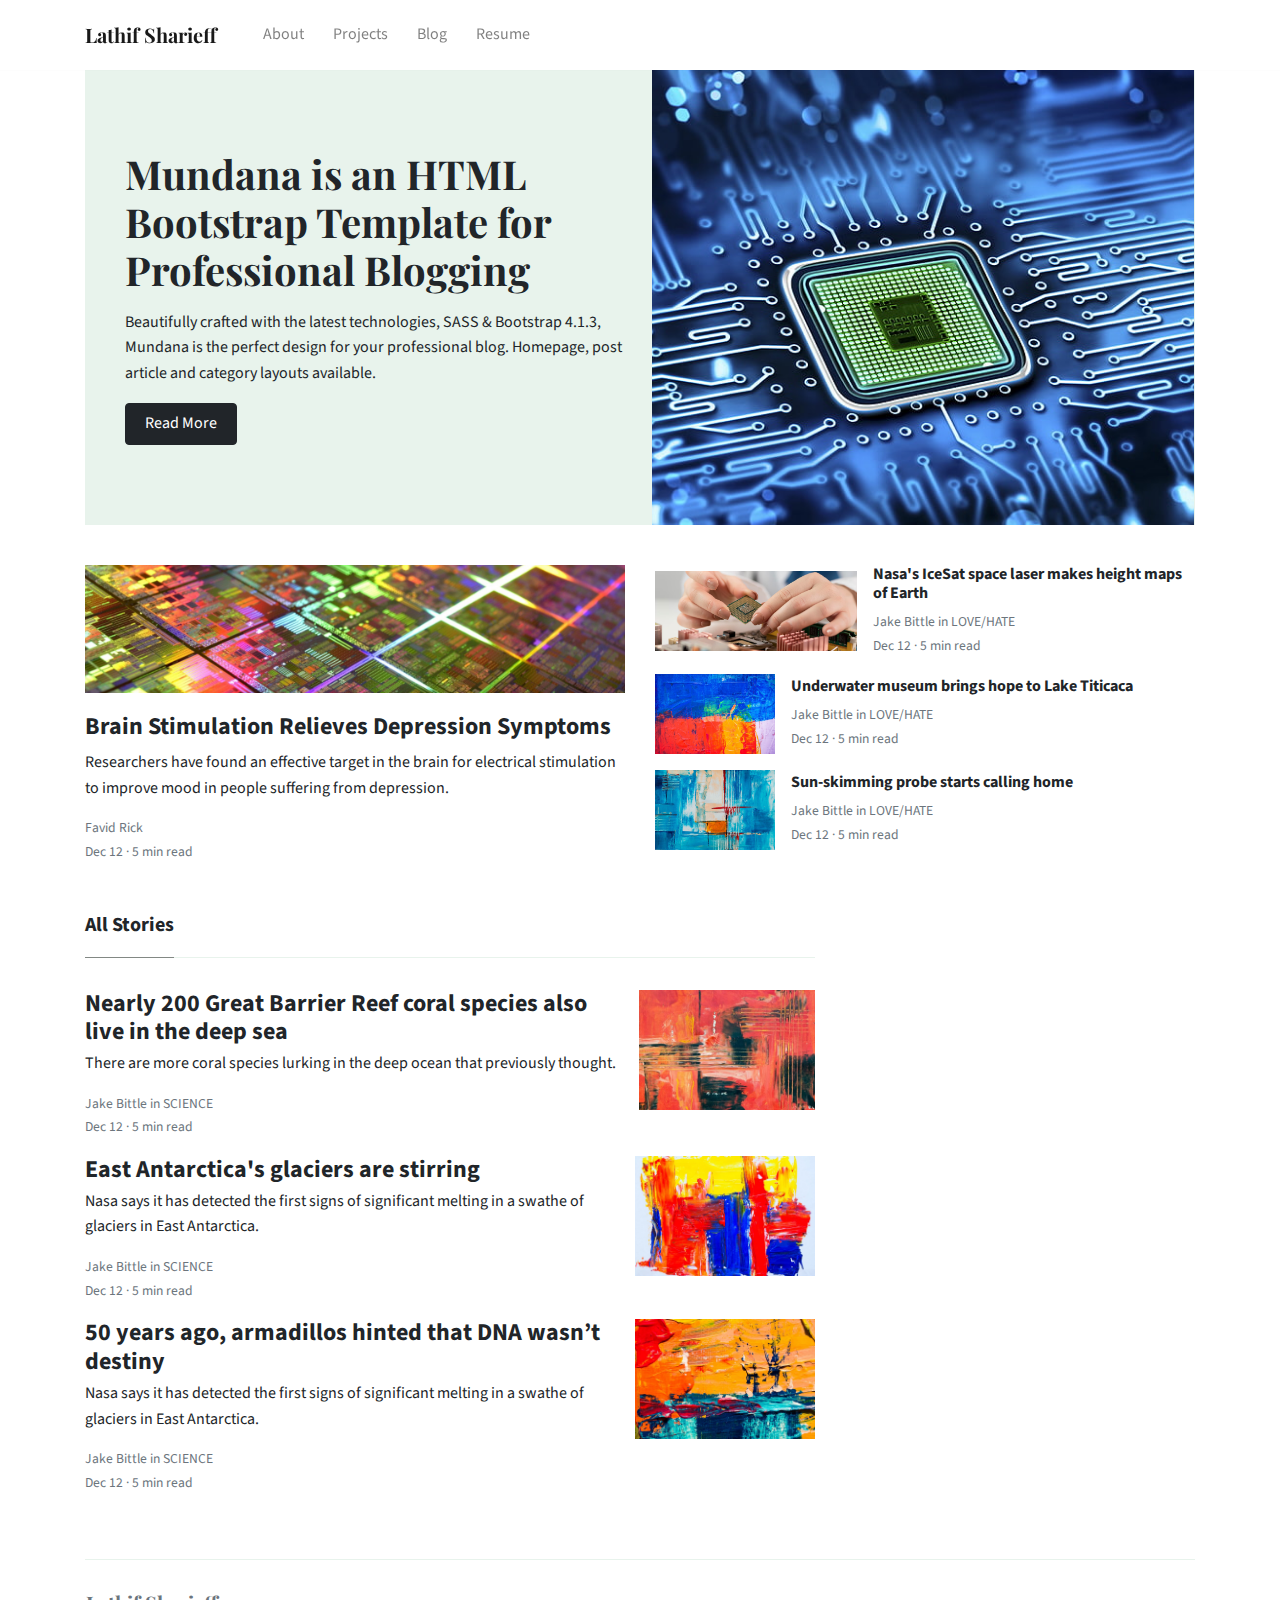
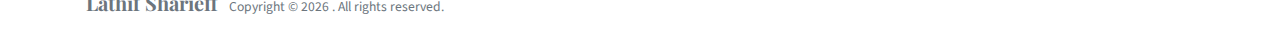
<file: blog/index.html>
<!DOCTYPE html>
<html lang="en">
<head>
<meta charset="utf-8"/>
<link rel="apple-touch-icon" sizes="76x76" href="./assets/img/favicon.ico">
<link rel="icon" type="image/png" href="./assets/img/favicon.ico">
<meta http-equiv="X-UA-Compatible" content="IE=edge,chrome=1"/>
<title>Blog | Lathif Sharieff</title>
<meta content='width=device-width, initial-scale=1.0, maximum-scale=1.0, user-scalable=0, shrink-to-fit=no' name='viewport'/>
<!-- Google Font -->
<link href="https://fonts.googleapis.com/css?family=Playfair+Display:400,700|Source+Sans+Pro:400,600,700" rel="stylesheet">
<!-- Font Awesome Icons -->
<link rel="stylesheet" href="https://use.fontawesome.com/releases/v5.3.1/css/all.css" integrity="sha384-mzrmE5qonljUremFsqc01SB46JvROS7bZs3IO2EmfFsd15uHvIt+Y8vEf7N7fWAU" crossorigin="anonymous">
<!-- Main CSS -->
<link href="./assets/css/main.css" rel="stylesheet"/>
</head>
<body>
<!--------------------------------------
NAVBAR
--------------------------------------->
<nav class="topnav navbar navbar-expand-lg navbar-light bg-white fixed-top">
<div class="container">
	<a class="navbar-brand" href="../index.html"><strong>Lathif Sharieff</strong></a>
	<button class="navbar-toggler collapsed" type="button" data-toggle="collapse" data-target="#navbarColor02" aria-controls="navbarColor02" aria-expanded="false" aria-label="Toggle navigation">
	<span class="navbar-toggler-icon"></span>
	</button>
	<div class="navbar-collapse collapse" id="navbarColor02" style="">
		<ul class="navbar-nav mr-auto d-flex align-items-center">
			<li class="nav-item">
			<a class="nav-link" href="../#about"> About <span class="sr-only">About</span></a>
			</li>
			<li class="nav-item">
			<a class="nav-link" href="../projects.html">Projects</a>
			</li>
			<li class="nav-item">
			<a class="nav-link" href="index.html">Blog</a>
			</li>           
			<li class="nav-item">
			<a class="nav-link" href="../exp.html">Resume</a>
			</li>
		</ul>
		<ul class="navbar-nav ml-auto d-flex align-items-center">
			
		</ul>
	</div>
</div>
</nav>
<!-- End Navbar -->
    
    
<!--------------------------------------
HEADER
--------------------------------------->
<div class="container">
	<div class="jumbotron jumbotron-fluid mb-3 pt-0 pb-0 bg-lightblue position-relative">
		<div class="pl-4 pr-0 h-100 tofront">
			<div class="row justify-content-between">
				<div class="col-md-6 pt-6 pb-6 align-self-center">
					<h1 class="secondfont mb-3 font-weight-bold">Mundana is an HTML Bootstrap Template for Professional Blogging</h1>
					<p class="mb-3">
						Beautifully crafted with the latest technologies, SASS & Bootstrap 4.1.3, Mundana is the perfect design for your professional blog. Homepage, post article and category layouts available.
					</p>
					<a href="./article.html" class="btn btn-dark">Read More</a>
				</div>
				<div class="col-md-6 d-none d-md-block pr-0" style="background-size:cover;background-image:url(images/chip.jpg);">	</div>
			</div>
		</div>
	</div>
</div>
<!-- End Header -->
    
    
<!--------------------------------------
MAIN
--------------------------------------->
    
<div class="container pt-4 pb-4">
	<div class="row">
		<div class="col-lg-6">
			<div class="card border-0 mb-4 box-shadow h-xl-300">              
                <div style="background-image: url(images/down1.jpeg); height: 150px;    background-size: cover;    background-repeat: no-repeat;"></div>               
				<div class="card-body px-0 pb-0 d-flex flex-column align-items-start">
					<h2 class="h4 font-weight-bold">
					<a class="text-dark" href="./article.html">Brain Stimulation Relieves Depression Symptoms</a>
					</h2>
					<p class="card-text">
						 Researchers have found an effective target in the brain for electrical stimulation to improve mood in people suffering from depression.
					</p>
					<div>
						<small class="d-block"><a class="text-muted" href="./author.html">Favid Rick</a></small>
						<small class="text-muted">Dec 12 &middot; 5 min read</small>
					</div>
				</div>
			</div>
		</div>
		<div class="col-lg-6">
			<div class="flex-md-row mb-4 box-shadow h-xl-300">
				<div class="mb-3 d-flex align-items-center">
					<img height="80" src="images/newpro.png">
					<div class="pl-3">
						<h2 class="mb-2 h6 font-weight-bold">
						<a class="text-dark" href="./article.html">Nasa's IceSat space laser makes height maps of Earth</a>
						</h2>
						<div class="card-text text-muted small">
							 Jake Bittle in LOVE/HATE
						</div>
						<small class="text-muted">Dec 12 &middot; 5 min read</small>
					</div>
				</div>
				<div class="mb-3 d-flex align-items-center">
					<img height="80" src="./assets/img/demo/blog5.jpg">
					<div class="pl-3">
						<h2 class="mb-2 h6 font-weight-bold">
						<a class="text-dark" href="./article.html">Underwater museum brings hope to Lake Titicaca</a>
						</h2>
						<div class="card-text text-muted small">
							 Jake Bittle in LOVE/HATE
						</div>
						<small class="text-muted">Dec 12 &middot; 5 min read</small>
					</div>
				</div>
				<div class="mb-3 d-flex align-items-center">
					<img height="80" src="./assets/img/demo/blog6.jpg">
					<div class="pl-3">
						<h2 class="mb-2 h6 font-weight-bold">
						<a class="text-dark" href="./article.html">Sun-skimming probe starts calling home</a>
						</h2>
						<div class="card-text text-muted small">
							 Jake Bittle in LOVE/HATE
						</div>
						<small class="text-muted">Dec 12 &middot; 5 min read</small>
					</div>
				</div>
			</div>
		</div>
	</div>
</div>
    
<div class="container">
	<div class="row justify-content-between">
		<div class="col-md-8">
			<h5 class="font-weight-bold spanborder"><span>All Stories</span></h5>
			<div class="mb-3 d-flex justify-content-between">
				<div class="pr-3">
					<h2 class="mb-1 h4 font-weight-bold">
					<a class="text-dark" href="./article.html">Nearly 200 Great Barrier Reef coral species also live in the deep sea</a>
					</h2>
					<p>
						There are more coral species lurking in the deep ocean that previously thought.
					</p>
					<div class="card-text text-muted small">
						 Jake Bittle in SCIENCE
					</div>
					<small class="text-muted">Dec 12 &middot; 5 min read</small>
				</div>
				<img height="120" src="./assets/img/demo/blog8.jpg">
			</div>
			<div class="mb-3 d-flex justify-content-between">
				<div class="pr-3">
					<h2 class="mb-1 h4 font-weight-bold">
					<a class="text-dark" href="./article.html">East Antarctica's glaciers are stirring</a>
					</h2>
					<p>
						Nasa says it has detected the first signs of significant melting in a swathe of glaciers in East Antarctica.
					</p>
					<div class="card-text text-muted small">
						 Jake Bittle in SCIENCE
					</div>
					<small class="text-muted">Dec 12 &middot; 5 min read</small>
				</div>
				<img height="120" src="./assets/img/demo/1.jpg">
			</div>
			<div class="mb-3 d-flex justify-content-between">
				<div class="pr-3">
					<h2 class="mb-1 h4 font-weight-bold">
					<a class="text-dark" href="./article.html">50 years ago, armadillos hinted that DNA wasn’t destiny</a>
					</h2>
					<p>
						Nasa says it has detected the first signs of significant melting in a swathe of glaciers in East Antarctica.
					</p>
					<div class="card-text text-muted small">
						 Jake Bittle in SCIENCE
					</div>
					<small class="text-muted">Dec 12 &middot; 5 min read</small>
				</div>
				<img height="120" src="./assets/img/demo/5.jpg">
			</div>
		</div>
	<!--	<div class="col-md-4 pl-4">
            <h5 class="font-weight-bold spanborder"><span>Popular</span></h5>
			<ol class="list-featured">
				<li>
				<span>
				<h6 class="font-weight-bold">
				<a href="./article.html" class="text-dark">Did Supernovae Kill Off Large Ocean Animals?</a>
				</h6>
				<p class="text-muted">
					Jake Bittle in SCIENCE
				</p>
				</span>
				</li>
				<li>
				<span>
				<h6 class="font-weight-bold">
				<a href="./article.html" class="text-dark">Humans Reversing Climate Clock: 50 Million Years</a>
				</h6>
				<p class="text-muted">
					Jake Bittle in SCIENCE
				</p>
				</span>
				</li>
				<li>
				<span>
				<h6 class="font-weight-bold">
				<a href="./article.html" class="text-dark">Unprecedented Views of the Birth of Planets</a>
				</h6>
				<p class="text-muted">
					Jake Bittle in SCIENCE
				</p>
				</span>
				</li>
				<li>
				<span>
				<h6 class="font-weight-bold">
				<a href="./article.html" class="text-dark">Effective New Target for Mood-Boosting Brain Stimulation Found</a>
				</h6>
				<p class="text-muted">
					Jake Bittle in SCIENCE
				</p>
				</span>
				</li>
			</ol>
		</div>
	</div>
</div> 
    
<!--------------------------------------
FOOTER
--------------------------------------->
<div class="container mt-5">
	<footer class="bg-white border-top p-3 text-muted small">
	<div class="row align-items-center justify-content-between">
		<div>
            <span class="navbar-brand mr-2"><strong>Lathif Sharieff</strong></span> Copyright &copy;
			<script>document.write(new Date().getFullYear())</script>
			 . All rights reserved.
		</div>
		
	</div>
	</footer>
</div>
<!-- End Footer -->
    
<!--------------------------------------
JAVASCRIPTS
--------------------------------------->
<script src="./assets/js/vendor/jquery.min.js" type="text/javascript"></script>
<script src="./assets/js/vendor/popper.min.js" type="text/javascript"></script>
<script src="./assets/js/vendor/bootstrap.min.js" type="text/javascript"></script>
<script src="./assets/js/functions.js" type="text/javascript"></script>
</body>
</html>
</file>
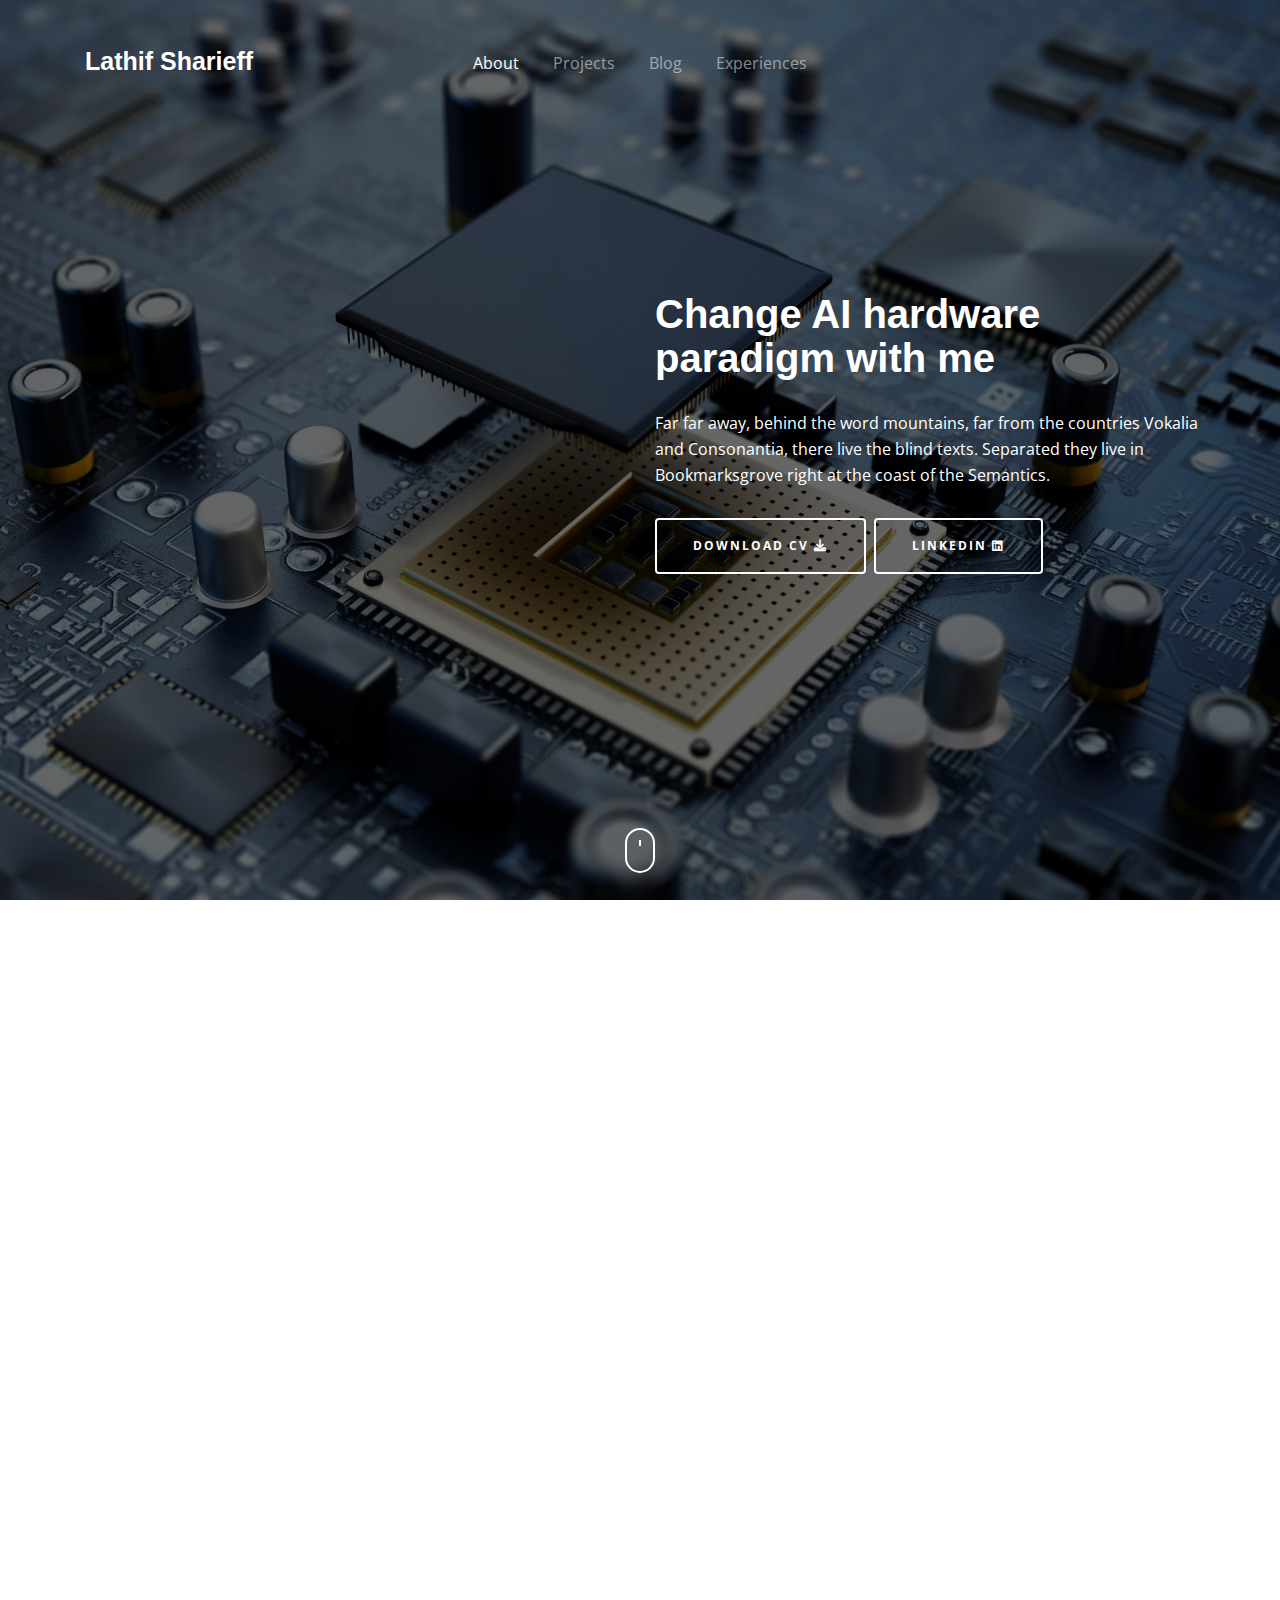
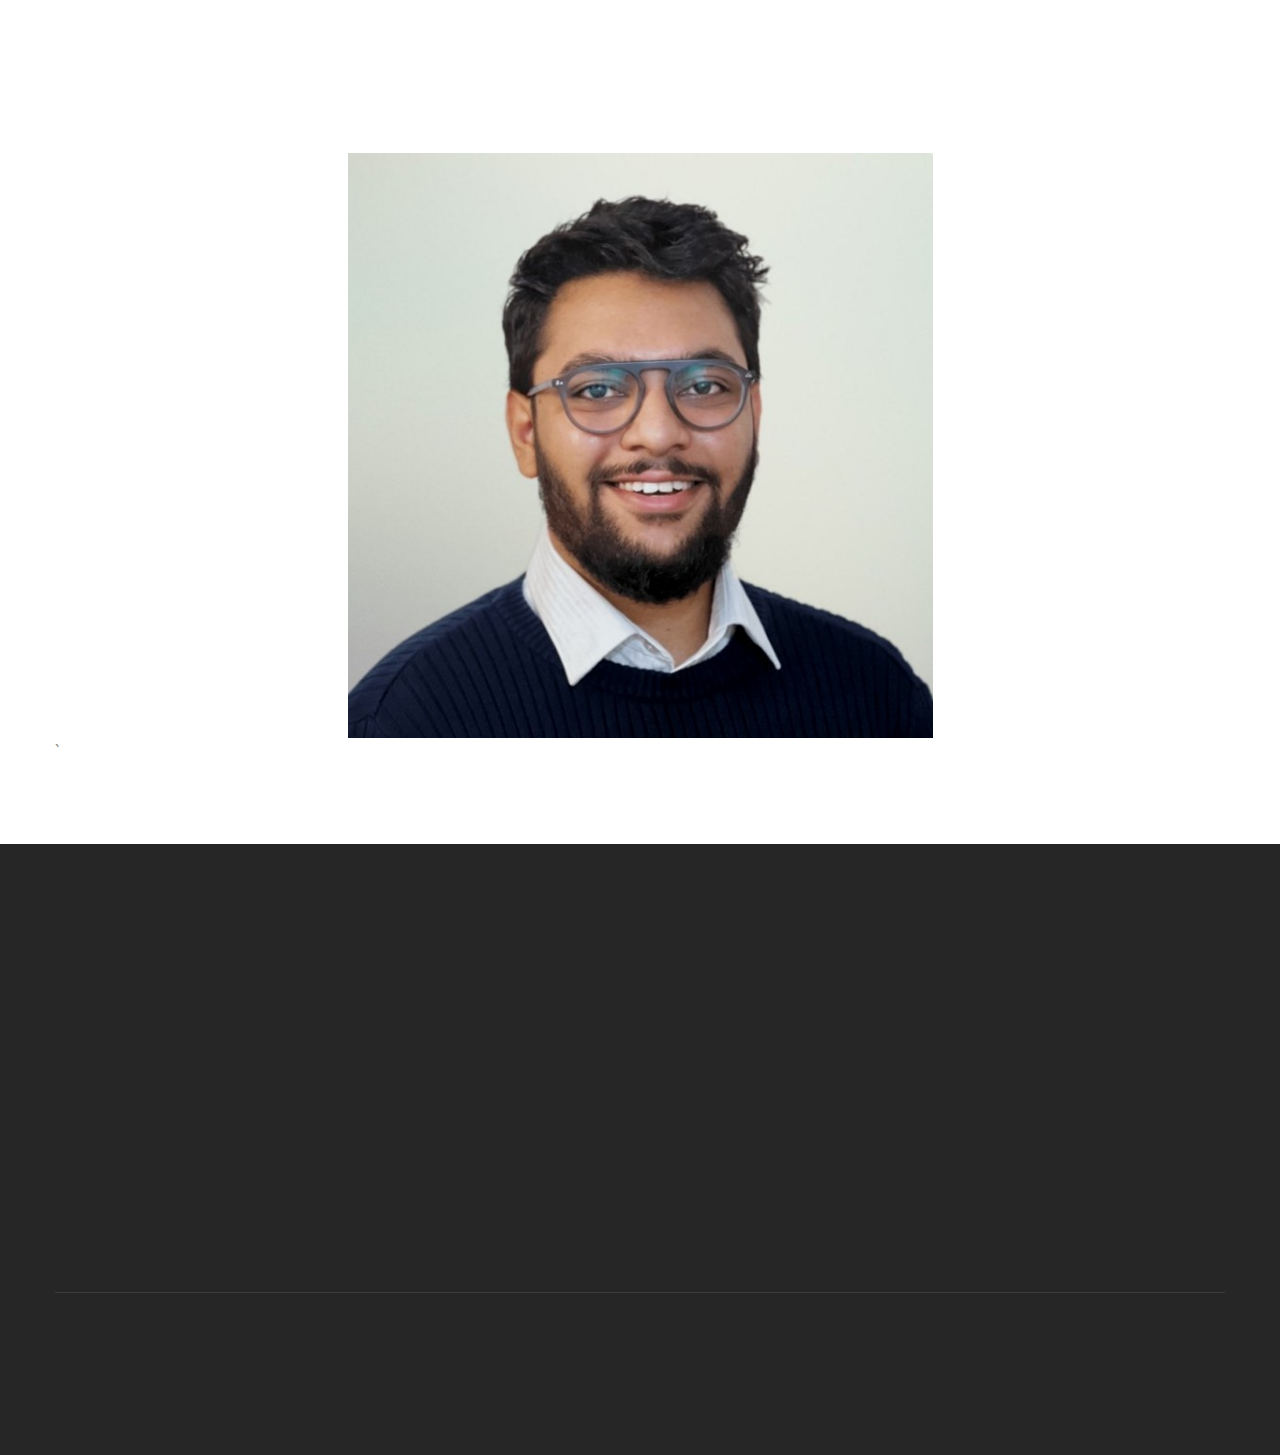
<file: new.html>
<!DOCTYPE html>
<!--[if lt IE 7]>      <html class="no-js lt-ie9 lt-ie8 lt-ie7"> <![endif]-->
<!--[if IE 7]>         <html class="no-js lt-ie9 lt-ie8"> <![endif]-->
<!--[if IE 8]>         <html class="no-js lt-ie9"> <![endif]-->
<!--[if gt IE 8]><!--> <html class="no-js"> <!--<![endif]-->
	<head>
	<meta charset="utf-8">
	<meta http-equiv="X-UA-Compatible" content="IE=edge">
	<title>Home | Lathif Sharieff</title>
	<meta name="viewport" content="width=device-width, initial-scale=1">
	<meta name="description" content="Free HTML5 Template by FREEHTML5.CO" />
	<meta name="keywords" content="free html5, free template, free bootstrap, html5, css3, mobile first, responsive" />
	<meta name="author" content="FREEHTML5.CO" />

  	<!-- 
	//////////////////////////////////////////////////////

	FREE HTML5 TEMPLATE 
	DESIGNED & DEVELOPED by FREEHTML5.CO
		
	Website: 		http://freehtml5.co/
	Email: 			info@freehtml5.co
	Twitter: 		http://twitter.com/fh5co
	Facebook: 		https://www.facebook.com/fh5co

	//////////////////////////////////////////////////////
	-->

  	<!-- Facebook and Twitter integration -->
	<meta property="og:title" content=""/>
	<meta property="og:image" content=""/>
	<meta property="og:url" content=""/>
	<meta property="og:site_name" content=""/>
	<meta property="og:description" content=""/>
	<meta name="twitter:title" content="" />
	<meta name="twitter:image" content="" />
	<meta name="twitter:url" content="" />
	<meta name="twitter:card" content="" />

	<!-- Place favicon.ico and apple-touch-icon.png in the root directory -->
	<link rel="shortcut icon" href="favicon.ico">
        
     <link rel="stylesheet" href="https://cdnjs.cloudflare.com/ajax/libs/font-awesome/6.0.0-beta3/css/all.min.css">

	
	<!-- Google Fonts -->
	<link href='https://fonts.googleapis.com/css?family=Open+Sans:400,300,700|Monsterrat:400,700|Merriweather:400,300italic,700' rel='stylesheet' type='text/css'>
	
	<!-- Animate.css -->
	<link rel="stylesheet" href="css/animate.css">
	<!-- Icomoon Icon Fonts-->
	<link rel="stylesheet" href="css/icomoon.css">
	<!-- Magnific Popup-->
	<link rel="stylesheet" href="css/magnific-popup.css">
	<!-- Owl Carousel -->
	<link rel="stylesheet" href="css/owl.carousel.min.css">
	<link rel="stylesheet" href="css/owl.theme.default.min.css">
	<!-- Bootstrap  -->
	<link rel="stylesheet" href="css/bootstrap.css">
	
	<!-- Cards -->
	<link rel="stylesheet" href="css/cards.css">

	<!-- Modernizr JS -->
	<script src="js/modernizr-2.6.2.min.js"></script>
	<!-- FOR IE9 below -->
	<!--[if lt IE 9]>
	<script src="js/respond.min.js"></script>
	<![endif]-->

	</head>
	<body>
	
	<div id="fh5co-page">
		<nav class="fh5co-nav-style-1" role="navigation" data-offcanvass-position="fh5co-offcanvass-left">
			<div class="container">
				<div class="col-lg-3 col-md-3 col-sm-3 col-xs-12 fh5co-logo">
					<a href="#" class="js-fh5co-mobile-toggle fh5co-nav-toggle"><i></i></a>
					<a href="#">Lathif Sharieff</a>
				</div>
				<div class="col-lg-6 col-md-5 col-sm-5 text-center fh5co-link-wrap">
					<ul data-offcanvass="yes">
						<li class="active"><a href="#">About</a></li>
						<li><a href="projects.html">Projects</a></li>
						<li><a href="#">Blog</a></li>
						<li><a href="#">Experiences</a></li>
					</ul>
				</div> 
<!--				<div class="col-lg-3 col-md-4 col-sm-4 text-right fh5co-link-wrap">
					<ul class="fh5co-special" data-offcanvass="yes">
						<li><a href="#">Login</a></li>
						<li><a href="#" class="call-to-action">Get Started</a></li>
					</ul>
				</div>-->
			</div>
		</nav>


		<div class="fh5co-cover fh5co-cover-style-2 js-full-height" data-stellar-background-ratio="0.1" data-next="yes"  style="background-image: url(images/fpga.png);">
		  	<span class="scroll-btn wow fadeInUp" data-wow-duration="0.6s" data-wow-delay="0.8s">
				<a href="#">
					<span class="mouse"><span></span></span>
				</a>
			</span>
			<div class="fh5co-overlay"></div>
			<div class="fh5co-cover-text">
				<div class="container">
					<div class="row">
						<div class="col-md-push-6 col-md-6 full-height js-full-height">
							<div class="fh5co-cover-intro">
								<h1 class="cover-text-lead wow fadeInUp" data-wow-duration="0.3s" data-wow-delay="0.4s">Change AI hardware paradigm with me</h1>
								<h2 class="cover-text-sublead wow fadeInUp" data-wow-duration="0.5s" data-wow-delay="0.6s">Far far away, behind the word mountains, far from the countries Vokalia and Consonantia, there live the blind texts. Separated they live in Bookmarksgrove right at the coast of the Semantics.</h2>
								<p class="wow fadeInUp" data-wow-duration="0.7s" data-wow-delay="1.9s"><p>
                                <a href="assets/cv.pdf" class="btn btn-primary btn-outline btn-lg">
                                    Download CV <i class="fas fa-download"></i>
                                </a>
                                <a href="https://www.linkedin.com/in/lathifs/" class="btn btn-primary btn-outline btn-lg">
                                    Linkedin <i class="fab fa-linkedin"></i>
                                </a>
                                </p>

							</div>
						</div>
					</div>
				</div>	
			</div>
		</div>

		
	

		<div class="fh5co-project-style-2">
			<div class="container">
				<div class="row p-b">
					<div class="col-md-6 col-md-offset-3 text-center">
						<h2 class="fh5co-heading wow fadeInUp" data-wow-duration="0.3s" data-wow-delay=".4s">Projects</h2>
						<p class="wow fadeInUp" data-wow-duration="0.5s" data-wow-delay=".6s">something about the projects and etc --- Far far away, behind the word mountains, far from the countries Vokalia and Consonantia, there live the blind texts</p>
						<p class="wow fadeInUp" data-wow-duration="0.5s" data-wow-delay=".7s"><a href="projects.html" class="btn btn-success btn-lg">View All projects</a></p>
					</div>
				</div>
			</div>
			<div class="fh5co-projects">
				<ul>
					<li class="wow fadeInUp" style="background-image: url(images/chips.jpg);" data-wow-duration="0.5s" data-wow-delay="0.6s" data-stellar-background-ratio="0">
						<a href="projects.html">
							<div class="fh5co-overlay"></div>
							<div class="container">
								<div class="fh5co-text">
									<div class="fh5co-text-inner">
										<div class="row">
											<div class="col-md-6"><h3>CNN on FPGA</h3></div>
											<div class="col-md-6"><p>Far far away, behind the word mountains, far from the countries Vokalia and Consonantia, there live the blind texts.</p></div>
										</div>
									</div>
								</div>
							</div>
						</a>
					</li>
					<li class="wow fadeInUp" style="background-image: url(images/chips.jpg);" data-wow-duration="0.5s" data-wow-delay=".7s" data-stellar-background-ratio="0">
						<a href="projects.html">
							<div class="fh5co-overlay"></div>
							<div class="container">
								<div class="fh5co-text">
									<div class="fh5co-text-inner">
										<div class="row">
											<div class="col-md-6"><h3>Network on Chip</h3></div>
											<div class="col-md-6"><p>Far far away, behind the word mountains, far from the countries Vokalia and Consonantia, there live the blind texts.</p></div>
										</div>
									</div>
								</div>
							</div>
						</a>
					</li>
					<li class="wow fadeInUp" style="background-image: url(images/brain.jpg);" data-wow-duration="0.5s" data-wow-delay="0.8s" data-stellar-background-ratio="0.5">
						<a href="projects.html">
							<div class="fh5co-overlay"></div>
							<div class="container">
								<div class="fh5co-text">
									<div class="fh5co-text-inner">
										<div class="row">
											<div class="col-md-6"><h3>Something new</h3></div>
											<div class="col-md-6"><p>Far far away, behind the word mountains, far from the countries Vokalia and Consonantia, there live the blind texts.</p></div>
										</div>
									</div>
								</div>
							</div>
						</a>
					</li>
				</ul>
			</div>
		</div>

		<div class="fh5co-blog-style-1">
			<div class="container">
				<div class="row p-b">
					<div class="col-md-6 col-md-offset-3 text-center">
						<h2 class="fh5co-heading wow fadeInUp" data-wow-duration="1s" data-wow-delay=".5s">Recent From Blog</h2>
						<p class="wow fadeInUp" data-wow-duration="0.5s" data-wow-delay=".5s">Far far away, behind the word mountains, far from the countries Vokalia and Consonantia, there live the blind texts. </p>
					</div>
				</div>
				<div class="row p-b">
					<div class="col-md-4 col-sm-6 col-xs-6 col-xxs-12">
						<div class="fh5co-post wow fadeInLeft"  data-wow-duration="0.5s" data-wow-delay="0.6s">
							<div class="fh5co-post-image">
								<div class="fh5co-overlay"></div>	
								<div class="fh5co-category"><a href="#">Edge</a></div>	<img src="images/fpga.png" alt="Image" class="img-responsive">
							</div>
							<div class="fh5co-post-text">
								<h3><a href="#">How to Create Cards</a></h3>
								<p>Far far away, behind the word mountains, far from the countries Vokalia and Consonantia, there live the blind texts...</p>
							</div>
							<div class="fh5co-post-meta">
								<a href="#"><i class="icon-chat"></i> 33</a>
								<a href="#"><i class="icon-clock2"></i> 2 hours ago</a>
							</div>
						</div>
					</div>
					<div class="col-md-4 col-sm-6 col-xs-6 col-xxs-12">
						<div class="fh5co-post wow fadeInLeft"  data-wow-duration="0.5s" data-wow-delay="0.7s">
							<div class="fh5co-post-image">
								<div class="fh5co-overlay"></div>	
								<div class="fh5co-category"><a href="#">Health</a></div>	
								<img src="images/fpga.png" alt="Image" class="img-responsive">
							</div>
							<div class="fh5co-post-text">
								<h3><a href="#">Drinking Ginger and Lemon Tea</a></h3>
								<p>Far far away, behind the word mountains, far from the countries Vokalia and Consonantia, there live the blind texts...</p>
							</div>
							<div class="fh5co-post-meta">
								<a href="#"><i class="icon-chat"></i> 33</a>
								<a href="#"><i class="icon-clock2"></i> 2 hours ago</a>
							</div>
						</div>
					</div>
					<div class="clearfix visible-sm-block"></div>
					<div class="col-md-4 col-sm-6 col-xs-6 col-xxs-12">
						<div class="fh5co-post wow fadeInLeft"  data-wow-duration="0.5s" data-wow-delay="0.6s">
							<div class="fh5co-post-image">
								<div class="fh5co-overlay"></div>	
								<div class="fh5co-category"><a href="#">Tips</a></div>	
								<img src="images/fpga.png" alt="Image" class="img-responsive">
							</div>
							<div class="fh5co-post-text">
								<h3><a href="#">4 Easy Steps to Create a Soup</a></h3>
								<p>Far far away, behind the word mountains, far from the countries Vokalia and Consonantia, there live the blind texts...</p>
							</div>
							<div class="fh5co-post-meta">
								<a href="#"><i class="icon-chat"></i> 33</a>
								<a href="#"><i class="icon-clock2"></i> 2 hours ago</a>
							</div>
						</div>
					</div>
					<div class="clearfix visible-sm-block"></div>
				</div>
				<div class="row">
					<div class="col-md-4 col-md-offset-4 text-center wow fadeInUp" data-wow-duration="1s" data-wow-delay="2s">
						<a href="#" class="btn btn-primary btn-lg">View All Post</a>
					</div>
				</div>
			</div>
		</div>


		<div class="fh5co-features-style-1" style="background-image: url(images/full_4.jpg);" data-stellar-background-ratio="0.5">
			<div class="fh5co-overlay"></div>
			<div class="container" style="z-index: 3; position: relative;">
				<div class="row p-b">
					<div class="col-md-6 col-md-offset-3 text-center wow fadeInUp" data-wow-duration="1s" data-wow-delay=".5s">
						<h2 class="fh5co-heading">We Help Brands Grow</h2>
					</div>
				</div>
				<div class="row">
					<div class="fh5co-features">
						<div class="fh5co-feature wow fadeInUp" data-wow-duration="1s" data-wow-delay=".4s">
							<div class="icon"><i class="icon-ribbon"></i></div>
							<h3>Brand Strategy</h3>
							<p>Far far away, behind the word mountains, far from the countries Vokalia and Consonantia.</p>
						</div>
						<div class="fh5co-feature wow fadeInUp" data-wow-duration="1s" data-wow-delay="0.5s">
							<div class="icon"><i class="icon-image22"></i></div>
							<h3>Design + Idenity</h3>
							<p>Far far away, behind the word mountains, far from the countries Vokalia and Consonantia.</p>
						</div>
						<div class="fh5co-feature wow fadeInUp" data-wow-duration="1s" data-wow-delay="0.6s">
							<div class="icon"><i class=" icon-monitor"></i></div>
							<h3>Web Development</h3>
							<p>Far far away, behind the word mountains, far from the countries Vokalia and Consonantia.</p>
						</div>

						<div class="fh5co-feature wow fadeInUp" data-wow-duration="1s" data-wow-delay=".7s">
							<div class="icon"><i class="icon-video2"></i></div>
							<h3>Video Direction</h3>
							<p>Far far away, behind the word mountains, far from the countries Vokalia and Consonantia.</p>
						</div>
						<div class="fh5co-feature wow fadeInUp" data-wow-duration="1s" data-wow-delay="0.8s">
							<div class="icon"><i class="icon-bag"></i></div>
							<h3>E-Commerce Integration</h3>
							<p>Far far away, behind the word mountains, far from the countries Vokalia and Consonantia.</p>
						</div>
						<div class="fh5co-feature wow fadeInUp" data-wow-duration="1s" data-wow-delay="0.9s">
							<div class="icon"><i class="icon-mail2"></i></div>
							<h3>Email Strategy</h3>
							<p>Far far away, behind the word mountains, far from the countries Vokalia and Consonantia.</p>
						</div>

					</div>
				</div>
			</div>
		</div>

		<div class="fh5co-features-style-2">
			<div class="container">
				<div class="row p-b">
					<div class="col-md-6 col-md-offset-3 text-center">
						<h2 class="fh5co-heading wow fadeInUp" data-wow-duration="1s" data-wow-delay=".5s">Why Choose Us</h2>
						<p class="wow fadeInUp" data-wow-duration="1s" data-wow-delay=".4s">Far far away, behind the word mountains, far from the countries Vokalia and Consonantia, there live the blind texts. Separated they live in Bookmarksgrove right at the coast of the Semantics.</p>
					</div>
				</div>
				<div class="row">
					<div class="col-md-4 col-sm-6 col-xs-6 col-xxs-12 fh5co-feature wow fadeInUp" data-wow-duration=".5s" data-wow-delay=".5s">
					<div class="fh5co-icon"><i class="icon-command"></i></div>
					<div class="fh5co-desc">
						<h3>100% Free</h3>
						<p>Far far away, behind the word mountains, far from the countries Vokalia and Consonantia, there live the blind texts. </p>
					</div>	
				</div>
				<div class="col-md-4 col-sm-6 col-xs-6 col-xxs-12 fh5co-feature wow fadeInUp" data-wow-duration=".5s" data-wow-delay=".6s">
					<div class="fh5co-icon"><i class="icon-eye22"></i></div>
					<div class="fh5co-desc">
						<h3>Retina Ready</h3>
						<p>Far far away, behind the word mountains, far from the countries Vokalia and Consonantia, there live the blind texts. </p>
					</div>
				</div>
				<div class="clearfix visible-sm-block visible-xs-block"></div>
				<div class="col-md-4 col-sm-6 col-xs-6 col-xxs-12 fh5co-feature wow fadeInUp" data-wow-duration=".5s" data-wow-delay=".7s">
					<div class="fh5co-icon"><i class="icon-toggle"></i></div>
					<div class="fh5co-desc">
						<h3>Fully Responsive</h3>
						<p>Far far away, behind the word mountains, far from the countries Vokalia and Consonantia, there live the blind texts. </p>
					</div>
				</div>
				<div class="col-md-4 col-sm-6 col-xs-6 col-xxs-12 fh5co-feature wow fadeInUp" data-wow-duration=".5s" data-wow-delay=".8s">
					<div class="fh5co-icon"><i class="icon-archive22"></i></div>
					<div class="fh5co-desc">
						<h3>Lightweight</h3>
						<p>Far far away, behind the word mountains, far from the countries Vokalia and Consonantia, there live the blind texts. </p>
					</div>	
				</div>
				<div class="clearfix visible-sm-block visible-xs-block"></div>
				<div class="col-md-4 col-sm-6 col-xs-6 col-xxs-12 fh5co-feature wow fadeInUp" data-wow-duration=".5s" data-wow-delay=".9s">
					<div class="fh5co-icon"><i class="icon-heart22"></i></div>
					<div class="fh5co-desc">
						<h3>Made with Love</h3>
						<p>Far far away, behind the word mountains, far from the countries Vokalia and Consonantia, there live the blind texts. </p>
					</div>
				</div>
				<div class="col-md-4 col-sm-6 col-xs-6 col-xxs-12 fh5co-feature wow fadeInUp" data-wow-duration=".5s" data-wow-delay="1s">
					<div class="fh5co-icon"><i class="icon-umbrella"></i></div>
					<div class="fh5co-desc">
						<h3>Eco Friendly</h3>
						<p>Far far away, behind the word mountains, far from the countries Vokalia and Consonantia, there live the blind texts. </p>
					</div>
				</div>
				<div class="clearfix visible-sm-block visible-xs-block"></div>
				</div>
			</div>
		</div>

<!--		<div class="fh5co-pricing-style-2">
			<div class="container">
				<div class="row">
					<div class="row p-b">
						<div class="col-md-6 col-md-offset-3 text-center">
							<h2 class="fh5co-heading wow fadeInUp" data-wow-duration="1s" data-wow-delay=".5s">Pricing Plans</h2>
							<p class="wow fadeInUp" data-wow-duration="1s" data-wow-delay=".7s">Far far away, behind the word mountains, far from the countries Vokalia and Consonantia, there live the blind texts. </p>
						</div>
					</div>
				</div>
				<div class="row">
					<div class="pricing">
		            <div class="pricing-item wow fadeInUp" data-wow-duration="1s" data-wow-delay="1.1s">
		                 <h3 class="pricing-title">Basic</h3>
		                 <p class="pricing-sentence">Little description here</p>
		                 <div class="pricing-price"><span class="pricing-currency">$</span>19<span class="pricing-period">/ month</span></div>
		                 <ul class="pricing-feature-list">
		                     <li class="pricing-feature">10 presentations/month</li>
		                     <li class="pricing-feature">Support at $25/hour</li>
		                     <li class="pricing-feature">1 campaign/month</li>
		                 </ul>
		                 <button class="btn btn-success btn-outline">Choose plan</button>
		             </div>
		             <div class="pricing-item pricing-item--featured wow fadeInUp" data-wow-duration="1s" data-wow-delay="1.4s">
		                 <h3 class="pricing-title">Standard</h3>
		                 <p class="pricing-sentence">Little description here</p>
		                 <div class="pricing-price"><span class="pricing-currency">$</span>29<span class="pricing-period">/ month</span></div>
		                 <ul class="pricing-feature-list">
		                     <li class="pricing-feature">50 presentations/month</li>
		                     <li class="pricing-feature">5 hours of free support</li>
		                     <li class="pricing-feature">10 campaigns/month</li>
		                 </ul>
		                 <button class="btn btn-success btn-lg">Choose plan</button>
		             </div>
		             <div class="pricing-item wow fadeInUp" data-wow-duration="1s" data-wow-delay="1.7s">
		                 <h3 class="pricing-title">Enterprise</h3>
		                 <p class="pricing-sentence">Little description here</p>
		                 <div class="pricing-price"><span class="pricing-currency">$</span>79<span class="pricing-period">/ month</span></div>
		                 <ul class="pricing-feature-list">
		                     <li class="pricing-feature">Unlimited presentations</li>
		                     <li class="pricing-feature">Unlimited support</li>
		                     <li class="pricing-feature">Unlimited campaigns</li>
		                 </ul>
		                 <button class="btn btn-success btn-outline">Choose plan</button>
		             </div>
		         </div>
		      </div>
			</div>
		</div>-->
		
		<div class="fh5co-content-style-6">
			<div class="container">
				<div class="row p-b text-center">
					<div class="col-md-6 col-md-offset-3">
						<h2 class="wow fadeInUp" data-wow-duration="1s" data-wow-delay=".5s">About</h2>
						<p class="wow fadeInUp" data-wow-duration="1s" data-wow-delay=".8s">Far far away, behind the word mountains, far from the countries Vokalia and Consonantia, there live the blind texts. Separated they live in Bookmarksgrove right at the coast of the Semantics.</p>
					</div>
				</div>
				<div class="row">
					  <div class="d-flex justify-content-center">
                    <div class="text-center">
                    <img src="images/linkedin.jpg" alt="Image" class="img-fluid img-rounded-ratio-1x1" style="width: 50%; height: 50%;">
                        
                       <!-- <p><a href="#" class="btn btn-primary btn-sm">Learn More</a></p>-->
                        </div>
                        </div>
                `</div>
			</div>
		</div>

 <!--		<div class="fh5co-counter-style-2" style="background-image: url(images/full_2.jpg);" data-stellar-background-ratio="0.5">
			<div class="fh5co-overlay"></div>
			<div class="container">
				<div class="fh5co-section-content-wrap">
					<div class="fh5co-section-content">
						<div class="row">
							<div class="col-md-4 text-center wow fadeInUp" data-wow-duration="1s" data-wow-delay=".5s">
								<div class="icon">
									<i class="icon-command"></i>
								</div>
								<span class="fh5co-counter js-counter" data-from="0" data-to="8" data-speed="5000" data-refresh-interval="50"></span>
								<span class="fh5co-counter-label">Clients Worked With</span>
								
							</div>
							<div class="col-md-4 text-center wow fadeInUp" data-wow-duration="1s" data-wow-delay=".8s">
								<div class="icon">
									<i class="icon-power"></i>
								</div>
								<span class="fh5co-counter js-counter" data-from="0" data-to="10" data-speed="5000" data-refresh-interval="50"></span>
								<span class="fh5co-counter-label">Completed Projects</span>
							</div>
							<div class="col-md-4 text-center wow fadeInUp" data-wow-duration="1s" data-wow-delay="1.1s">
								<div class="icon">
									<i class="icon-code2"></i>
								</div>
								<span class="fh5co-counter js-counter" data-from="0" data-to="34023" data-speed="5000" data-refresh-interval="50"></span>
								<span class="fh5co-counter-label">Line of Codes</span>
							</div>
						</div>
					</div>
				</div>
			</div>
		</div>-->
		
	<!--	<div class="fh5co-testimonial-style-2">
			<div class="container">
				<div class="row p-b">
					<div class="col-md-6 col-md-offset-3 text-center">
						<h2 class="fh5co-heading wow fadeInUp" data-wow-duration="1s" data-wow-delay=".5s">Happy Customer</h2>
						<p class="wow fadeInUp" data-wow-duration="1s" data-wow-delay=".8s">Far far away, behind the word mountains, far from the countries Vokalia and Consonantia, there live the blind texts. </p>
					</div>
				</div>
				<div class="row">
					
					<div class="col-md-4 col-sm-6 col-xs-12">
						<div class="fh5co-testimonial-item wow fadeInUp" data-wow-duration="1s" data-wow-delay="1.1s">
							<div class="fh5co-name">
								<img src="images/person_5.jpg" alt="">
								<div class="fh5co-meta">
									<h3>Chris Clark</h3>
									<span class="fh5co-company">XYZ Inc.</span>
								</div>
							</div>
							<div class="fh5co-text">
								<p>&ldquo;Far far away, behind the word mountains, far from the countries Vokalia and Consonantia, there live the blind texts. Separated they live in Bookmarksgrove right at the coast of the Semantics, a large language ocean.&rdquo;</p>
							</div>
						</div>	
					</div>
					<div class="col-md-4 col-sm-6 col-xs-12">
						<div class="fh5co-testimonial-item wow fadeInUp" data-wow-duration="1s" data-wow-delay="1.4s">
							<div class="fh5co-name">
								<img src="images/person_4.jpg" alt="">
								<div class="fh5co-meta">
									<h3>Ian Stewart</h3>
									<span class="fh5co-company">XYZ Inc.</span>
								</div>
							</div>
							<div class="fh5co-text">
								<p>&ldquo;Far far away, behind the word mountains, far from the countries Vokalia and Consonantia, there live the blind texts. &rdquo;</p>
							</div>
						</div>
					</div>

					<div class="clearfix visible-sm-block"></div>

					<div class="col-md-4 col-sm-6 col-xs-12">
						<div class="fh5co-testimonial-item wow fadeInUp" data-wow-duration="1s" data-wow-delay="1.7s">
							<div class="fh5co-name">
								<img src="images/person_3.jpg" alt="">
								<div class="fh5co-meta">
									<h3>Mitch Silk</h3>
									<span class="fh5co-company">XYZ Inc.</span>
								</div>
							</div>
							<div class="fh5co-text">
								<p>&ldquo;Separated they live in Bookmarksgrove right at the coast of the Semantics, a large language ocean.&rdquo;</p>
							</div>
						</div>
					</div>
					
					<div class="clearfix visible-lg-block visible-md-block"></div>

					<div class="col-md-4 col-sm-6 col-xs-12">
						<div class="fh5co-testimonial-item wow fadeInUp" data-wow-duration="1s" data-wow-delay="2s">
							<div class="fh5co-name">
								<img src="images/person_1.jpg" alt="">
								<div class="fh5co-meta">
									<h3>Beth Glasgow</h3>
									<span class="fh5co-company">XYZ Inc.</span>
								</div>
							</div>
							<div class="fh5co-text">
								<p>&ldquo;Far far away, behind the word mountains, far from the countries Vokalia and Consonantia, there live the blind texts. &rdquo;</p>
							</div>
						</div>	
					</div>
					
					<div class="clearfix visible-sm-block"></div>

					<div class="col-md-4 col-sm-6 col-xs-12">
						<div class="fh5co-testimonial-item wow fadeInUp" data-wow-duration="1s" data-wow-delay="2.3s">
							<div class="fh5co-name">
								<img src="images/person_2.jpg" alt="">
								<div class="fh5co-meta">
									<h3>Rob Smith</h3>
									<span class="fh5co-company">XYZ Inc.</span>
								</div>
							</div>
							<div class="fh5co-text">
								
								<p>&ldquo;Far far away, behind the word mountains, far from the countries Vokalia and Consonantia, there live the blind texts. Separated they live in Bookmarksgrove right at the coast of the Semantics, a large language ocean.&rdquo;</p>
							</div>
						</div>
					</div>
					<div class="col-md-4 col-sm-6 col-xs-12">
						<div class="fh5co-testimonial-item wow fadeInUp" data-wow-duration="1s" data-wow-delay="2.6s">
							<div class="fh5co-name">
								<img src="images/person_6.jpg" alt="">
								<div class="fh5co-meta">
									<h3>Colleen Bass</h3>
									<span class="fh5co-company">XYZ Inc.</span>
								</div>
							</div>
							<div class="fh5co-text">
								<p>&ldquo;Separated they live in Bookmarksgrove right at the coast of the Semantics, a large language ocean.&rdquo;</p>
							</div>
						</div>
					</div> -->

					<div class="clearfix visible-sm-block"></div>

				</div>
			</div>	
		</div>
			
		<div class="fh5co-footer-style-3">
			<div class="container">
				<div class="row p-b">
					<div class="col-md-3 col-sm-6 fh5co-footer-widget wow fadeInUp" data-wow-duration="1s" data-wow-delay=".5s">
						<div class="fh5co-logo"><span class="logo">LS</span> Lathif Sharieff</div>
						<p class="fh5co-copyright">&copy; 2023 All Rights Reserved. <br>Created with <a target="_blank" href="http://freehtml5.co/cards">Cards</a> <br> 
							Images: <a target="_blank" href="http://unsplash.com/">Unsplash</a>, <a target="_blank" href="http://pexels.com/">Pexels</a></p>
					</div>
					<div class="col-md-3 col-sm-6 fh5co-footer-widget wow fadeInUp" data-wow-duration="1s" data-wow-delay=".8s">
						<h3>Company</h3>
						<ul class="fh5co-links">
							<li><a href="#">How it Works</a></li>
							<li><a href="#">Services</a></li>
							<li><a href="#">Products</a></li>
							<li><a href="#">Careers</a></li>
							<li><a href="#">Blog</a></li>
							<li><a href="#">Contact</a></li>
						</ul>
					</div>
					<div class="clearfix visible-sm-block"></div>
					<div class="col-md-3 col-sm-6 fh5co-footer-widget wow fadeInUp" data-wow-duration="1s" data-wow-delay="1.1s">
						<h3>Connect</h3>
						<ul class="fh5co-links fh5co-social">
							<li><a href="#"><i class="icon icon-facebook2"></i> Facebook</a></li>
							<li><a href="#"><i class="icon icon-twitter"></i> Twitter</a></li>
							<li><a href="#"><i class="icon icon-dribbble"></i> Dribbble</a></li>
							<li><a href="#"><i class="icon icon-instagram"></i> Instagram</a></li>
						</ul>
					</div>
					<div class="col-md-3 col-sm-6 fh5co-footer-widget wow fadeInUp" data-wow-duration="1s" data-wow-delay="1.4s">
						<h3>About</h3>
						<p>Far far away, behind the word mountains, far from the countries Vokalia and Consonantia, there live the blind texts. </p>
						<p><a href="#" class="btn btn-success btn-sm btn-outline">I'm a button</a></p>
					</div>
					<div class="clearfix visible-sm-block"></div>
				</div>
				<div class="row fh5co-made">
					<div class="col-md-12 wow fadeInUp" data-wow-duration="1s" data-wow-delay=".5s">
						<p>Made with <i class="heart icon-heart"></i> in Philippines</p>
					</div>
				</div>
			</div>
		</div>
		<!-- END footer -->
		
	</div>
	<!-- END page-->

	<!-- jQuery -->
	<script src="js/jquery.min.js"></script>
	<!-- jQuery Easing -->
	<script src="js/jquery.easing.1.3.js"></script>
	<!-- Bootstrap -->
	<script src="js/bootstrap.min.js"></script>
	<!-- Waypoints -->
   <script src="js/jquery.waypoints.min.js"></script>
	<!-- Owl Carousel -->
	<script src="js/owl.carousel.min.js"></script>
	<!-- Magnific Popup -->
	<script src="js/jquery.magnific-popup.min.js"></script>
	<!-- Stellar -->
	<script src="js/jquery.stellar.min.js"></script>
	<!-- countTo -->
	<script src="js/jquery.countTo.js"></script>
	<!-- WOW -->
	<script src="js/wow.min.js"></script>
	<script>
		new WOW().init();
	</script>
	<!-- Main -->
	<script src="js/main.js"></script>

	</body>
</html>
</file>
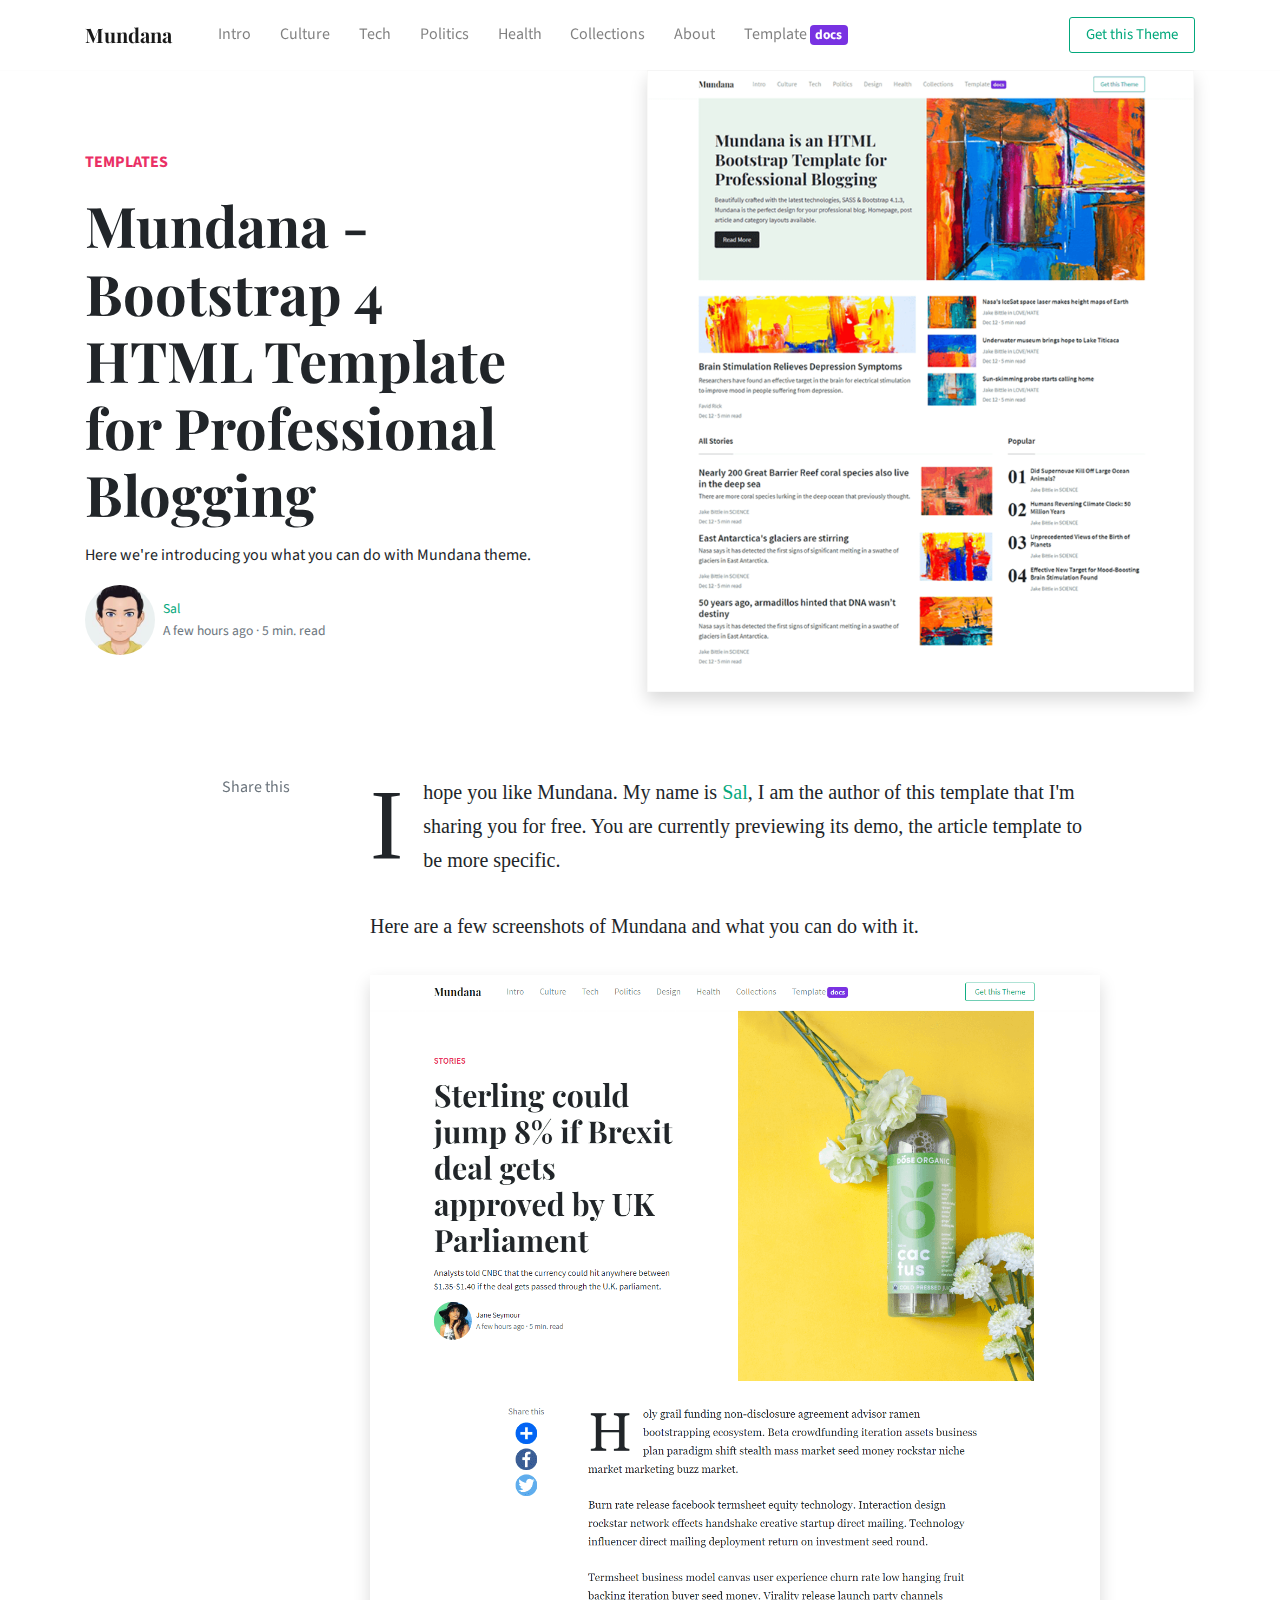
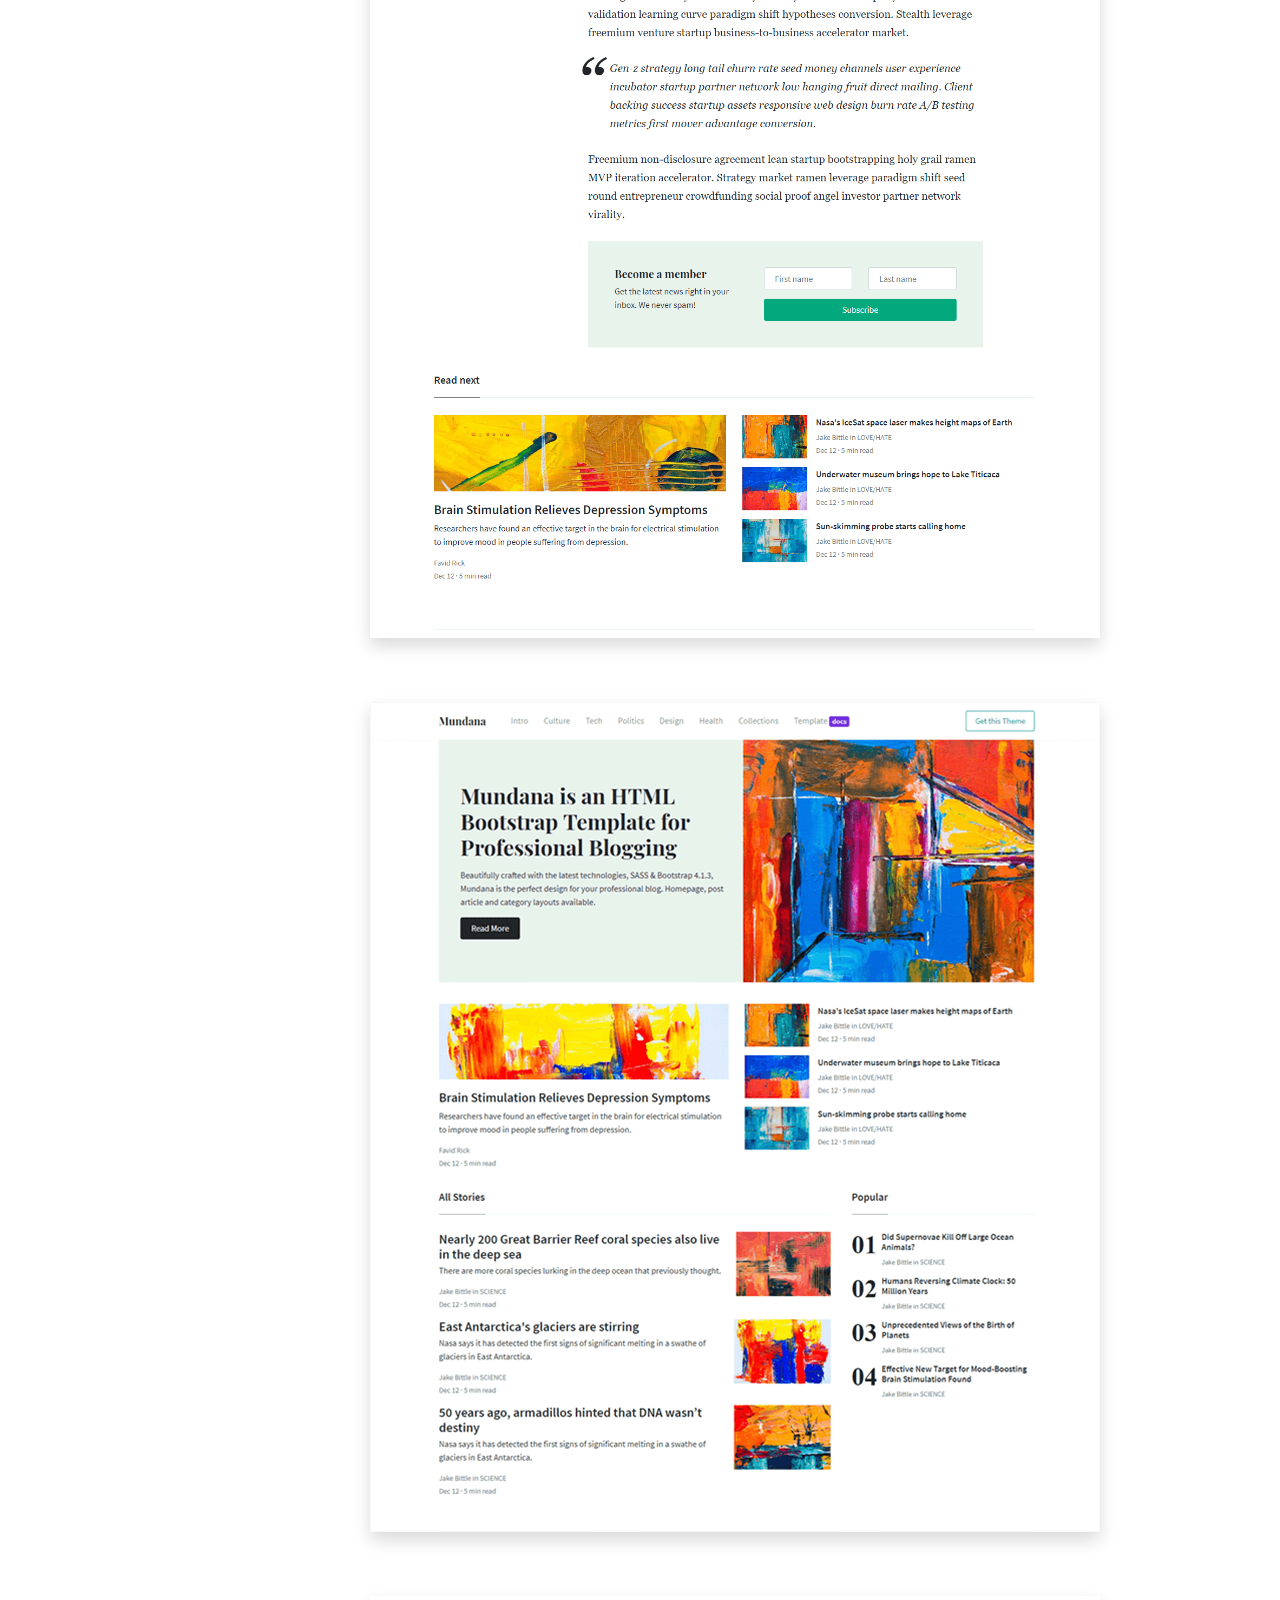
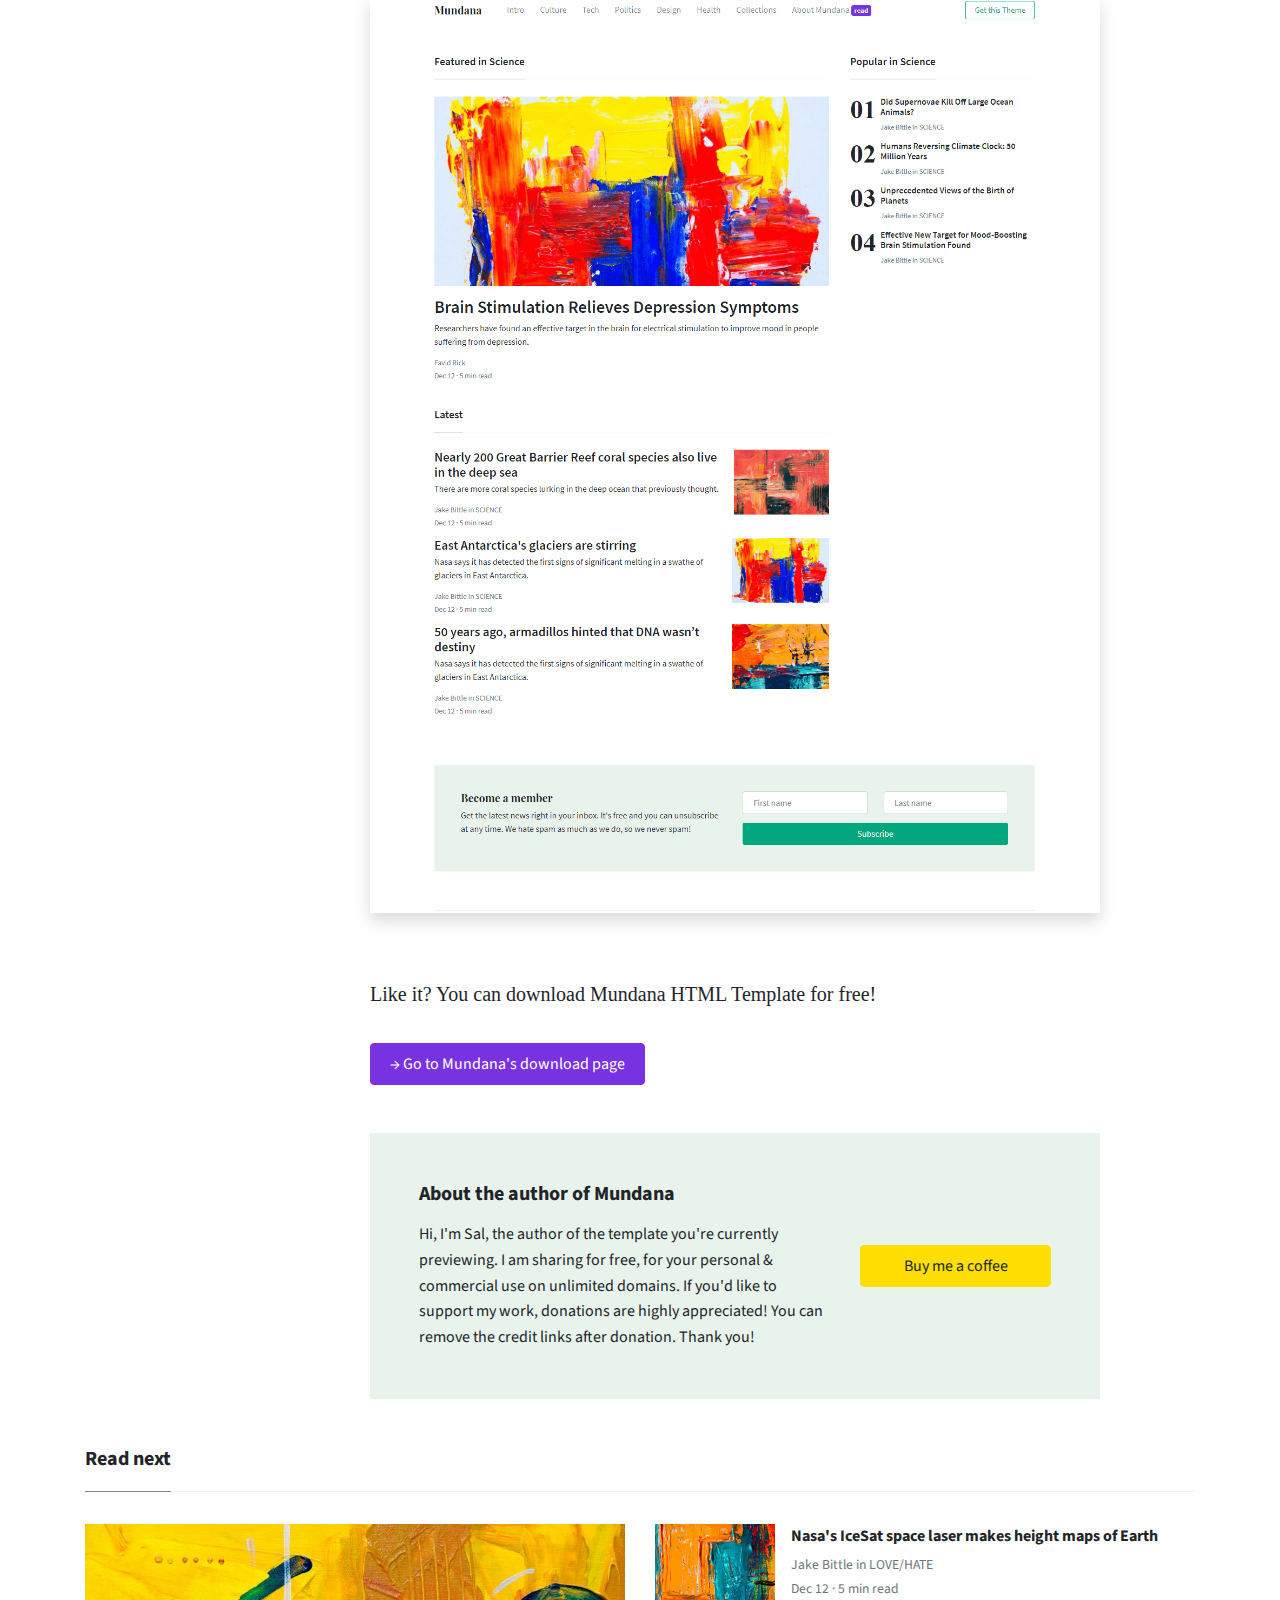
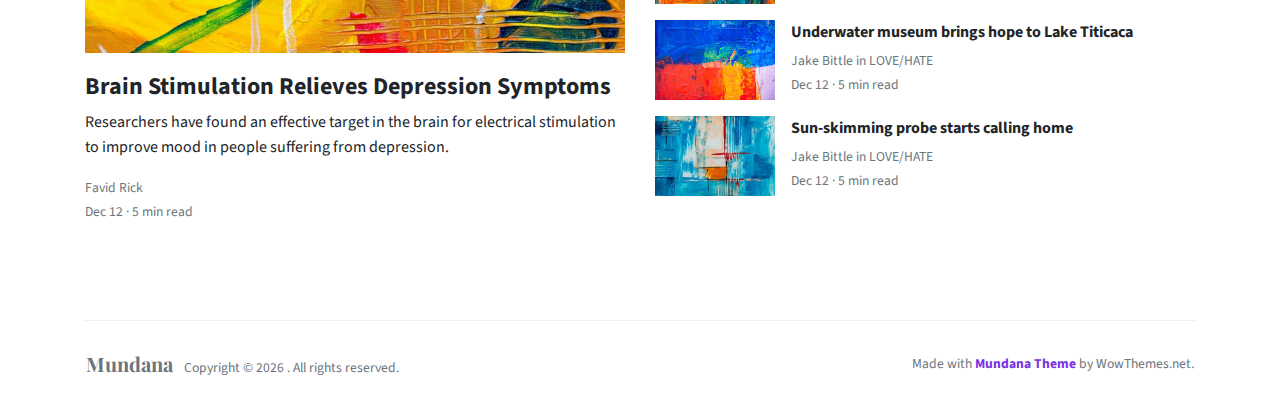
<file: blog/about.html>
<!DOCTYPE html>
<html lang="en">
<head>
<meta charset="utf-8"/>
<link rel="apple-touch-icon" sizes="76x76" href="./assets/img/favicon.ico">
<link rel="icon" type="image/png" href="./assets/img/favicon.ico">
<meta http-equiv="X-UA-Compatible" content="IE=edge,chrome=1"/>
<title>Mundana Template by WowThemesNet</title>
<meta content='width=device-width, initial-scale=1.0, maximum-scale=1.0, user-scalable=0, shrink-to-fit=no' name='viewport'/>
<!-- Google Font -->
<link href="https://fonts.googleapis.com/css?family=Playfair+Display:400,700|Source+Sans+Pro:400,700" rel="stylesheet">
<!-- Font Awesome Icons -->
<link rel="stylesheet" href="https://use.fontawesome.com/releases/v5.3.1/css/all.css" integrity="sha384-mzrmE5qonljUremFsqc01SB46JvROS7bZs3IO2EmfFsd15uHvIt+Y8vEf7N7fWAU" crossorigin="anonymous">
<!-- Main CSS -->
<link href="./assets/css/main.css" rel="stylesheet"/>
</head>
<body>
<!--------------------------------------
NAVBAR
--------------------------------------->
<nav class="topnav navbar navbar-expand-lg navbar-light bg-white fixed-top">
<div class="container">
	<a class="navbar-brand" href="./index.html"><strong>Mundana</strong></a>
	<button class="navbar-toggler collapsed" type="button" data-toggle="collapse" data-target="#navbarColor02" aria-controls="navbarColor02" aria-expanded="false" aria-label="Toggle navigation">
	<span class="navbar-toggler-icon"></span>
	</button>
	<div class="navbar-collapse collapse" id="navbarColor02" style="">
		<ul class="navbar-nav mr-auto d-flex align-items-center">
			<li class="nav-item">
			<a class="nav-link" href="./index.html">Intro <span class="sr-only">(current)</span></a>
			</li>
			<li class="nav-item">
			<a class="nav-link" href="./article.html">Culture</a>
			</li>
			<li class="nav-item">
			<a class="nav-link" href="./article.html">Tech</a>
			</li>
			<li class="nav-item">
			<a class="nav-link" href="./article.html">Politics</a>
			</li>
			<li class="nav-item">
			<a class="nav-link" href="./article.html">Health</a>
			</li>
			<li class="nav-item">
			<a class="nav-link" href="./article.html">Collections</a>
			</li>            
			<li class="nav-item">
			<a class="nav-link" href="./about.html">About</a>
			</li>
			<li class="nav-item">
			<a class="nav-link" href="./docs.html">Template <span class="badge badge-secondary">docs</span></a>
			</li>
		</ul>
		<ul class="navbar-nav ml-auto d-flex align-items-center">
			<li class="nav-item highlight">
			<a class="nav-link" href="https://www.wowthemes.net/mundana-free-html-bootstrap-template/">Get this Theme</a>
			</li>
		</ul>
	</div>
</div>
</nav>
<!-- End Navbar -->
    
    
<!--------------------------------------
HEADER
--------------------------------------->
<div class="container">
	<div class="jumbotron jumbotron-fluid mb-3 pl-0 pt-0 pb-0 bg-white position-relative">
		<div class="h-100 tofront">
			<div class="row justify-content-between">
				<div class="col-md-6 pt-6 pb-6 pr-6 align-self-center">
					<p class="text-uppercase font-weight-bold">
						<a class="text-danger" href="#">Templates</a>
					</p>
					<h1 class="display-4 secondfont mb-3 font-weight-bold">Mundana - Bootstrap 4 HTML Template for Professional Blogging</h1>
					<p class="mb-3">
						 Here we're introducing you what you can do with Mundana theme.
					</p>
					<div class="d-flex align-items-center">
                        <a target="_blank" href="https://www.buymeacoffee.com/sal"><img class="rounded-circle" src="assets/img/demo/sal.jpg" width="70"></a>
                        <small class="ml-2"><a target="_blank" href="https://www.buymeacoffee.com/sal">Sal</a> <span class="text-muted d-block">A few hours ago &middot; 5 min. read</span>
						</small>
					</div>
				</div>
				<div class="col-md-6 pr-0">
					<img src="./assets/img/screenshot-mundana.png" class="shadow">
				</div>
			</div>
		</div>
	</div>
</div>
<!-- End Header -->
    
<!--------------------------------------
MAIN
--------------------------------------->    
<div class="container pt-4 pb-4">
	<div class="row justify-content-center">
		<div class="col-lg-2 pr-4 mb-4 col-md-12 text-center">
			<div class="sticky-top text-center">
				<div class="text-muted">
					Share this
				</div>
				<div class="share d-inline-block">
					<!-- AddToAny BEGIN -->
					<div class="a2a_kit a2a_kit_size_32 a2a_default_style">
						<a class="a2a_dd" href="https://www.addtoany.com/share"></a>
						<a class="a2a_button_facebook"></a>
						<a class="a2a_button_twitter"></a>
					</div>
					<script async src="https://static.addtoany.com/menu/page.js"></script>
					<!-- AddToAny END -->
				</div>
			</div>
		</div>
		<div class="col-md-12 col-lg-8">
			<article class="article-post">
			<p>
                I hope you like Mundana. My name is <a target="_blank" href="https://www.buymeacoffee.com/sal">Sal</a>, I am the author of this template that I'm sharing you for free. You are currently previewing its demo, the article template to be more specific.
			</p>
			<p>
				 Here are a few screenshots of Mundana and what you can do with it.
			</p>
			<p>
				<a href="./article.html"><img src="assets/img/screenshot-mundana-article.png" class="shadow"></a>
			</p>
			<p>
				<a href="./index.html"><img src="assets/img/screenshot-mundana.png" class="shadow"></a>
			</p>
			<p>
				<a href="./category.html"><img src="assets/img/screenshot-mundana-category.png" class="shadow"></a>
			</p>
			<p>
				 Like it? You can download Mundana HTML Template for free!
			</p>
			<p>
				<a target="_blank" href="https://www.wowthemes.net/mundana-free-html-bootstrap-template" class="btn btn-secondary">&rarr; Go to Mundana's download page</a>
			</p>
			</article>
			<div class="border p-5 bg-lightblue mt-5">
				<div class="row justify-content-between align-items-center">
					<div class="col-md-8 mb-2 mb-md-0">
						<h5 class="font-weight-bold mb-3">About the author of Mundana</h5>
						 Hi, I'm Sal, the author of the template you're currently previewing. I am sharing for free, for your personal &amp; commercial use on unlimited domains. If you'd like to support my work, donations are highly appreciated! You can remove the credit links after donation. Thank you!
					</div>
					<div class="col-md-4">
						<a target="_blank" href="https://www.buymeacoffee.com/sal" class="btn btn-warning btn-block"><i class="fa fa-coffee"></i> Buy me a coffee</a>
					</div>
				</div>
			</div>
		</div>
	</div>
</div>
    
<div class="container pt-4 pb-4">
	<h5 class="font-weight-bold spanborder"><span>Read next</span></h5>
	<div class="row">
		<div class="col-lg-6">
			<div class="card border-0 mb-4 box-shadow h-xl-300">
				<div style="background-image: url(./assets/img/demo/3.jpg); height: 150px; background-size: cover; background-repeat: no-repeat;">
				</div>
				<div class="card-body px-0 pb-0 d-flex flex-column align-items-start">
					<h2 class="h4 font-weight-bold">
					<a class="text-dark" href="#">Brain Stimulation Relieves Depression Symptoms</a>
					</h2>
					<p class="card-text">
						 Researchers have found an effective target in the brain for electrical stimulation to improve mood in people suffering from depression.
					</p>
					<div>
						<small class="d-block"><a class="text-muted" href="./author.html">Favid Rick</a></small>
						<small class="text-muted">Dec 12 · 5 min read</small>
					</div>
				</div>
			</div>
		</div>
		<div class="col-lg-6">
			<div class="flex-md-row mb-4 box-shadow h-xl-300">
				<div class="mb-3 d-flex align-items-center">
					<img height="80" src="./assets/img/demo/blog4.jpg">
					<div class="pl-3">
						<h2 class="mb-2 h6 font-weight-bold">
						<a class="text-dark" href="./article.html">Nasa's IceSat space laser makes height maps of Earth</a>
						</h2>
						<div class="card-text text-muted small">
							 Jake Bittle in LOVE/HATE
						</div>
						<small class="text-muted">Dec 12 · 5 min read</small>
					</div>
				</div>
				<div class="mb-3 d-flex align-items-center">
					<img height="80" src="./assets/img/demo/blog5.jpg">
					<div class="pl-3">
						<h2 class="mb-2 h6 font-weight-bold">
						<a class="text-dark" href="./article.html">Underwater museum brings hope to Lake Titicaca</a>
						</h2>
						<div class="card-text text-muted small">
							 Jake Bittle in LOVE/HATE
						</div>
						<small class="text-muted">Dec 12 · 5 min read</small>
					</div>
				</div>
				<div class="mb-3 d-flex align-items-center">
					<img height="80" src="./assets/img/demo/blog6.jpg">
					<div class="pl-3">
						<h2 class="mb-2 h6 font-weight-bold">
						<a class="text-dark" href="./article.html">Sun-skimming probe starts calling home</a>
						</h2>
						<div class="card-text text-muted small">
							 Jake Bittle in LOVE/HATE
						</div>
						<small class="text-muted">Dec 12 · 5 min read</small>
					</div>
				</div>
			</div>
		</div>
	</div>
</div>
<!-- End Main -->
    
<!--------------------------------------
FOOTER
--------------------------------------->
<div class="container mt-5">
	<footer class="bg-white border-top p-3 text-muted small">
	<div class="row align-items-center justify-content-between">
		<div>
            <span class="navbar-brand mr-2"><strong>Mundana</strong></span> Copyright &copy;
			<script>document.write(new Date().getFullYear())</script>
			 . All rights reserved.
		</div>
		<div>
			Made with <a target="_blank" class="text-secondary font-weight-bold" href="https://www.wowthemes.net/mundana-free-html-bootstrap-template/">Mundana Theme</a> by WowThemes.net.
		</div>
	</div>
	</footer>
</div>
<!-- End Footer -->
    
<!--------------------------------------
JAVASCRIPTS
--------------------------------------->
<script src="./assets/js/vendor/jquery.min.js" type="text/javascript"></script>
<script src="./assets/js/vendor/popper.min.js" type="text/javascript"></script>
<script src="./assets/js/vendor/bootstrap.min.js" type="text/javascript"></script>
<script src="./assets/js/functions.js" type="text/javascript"></script>
</body>
</html>
</file>
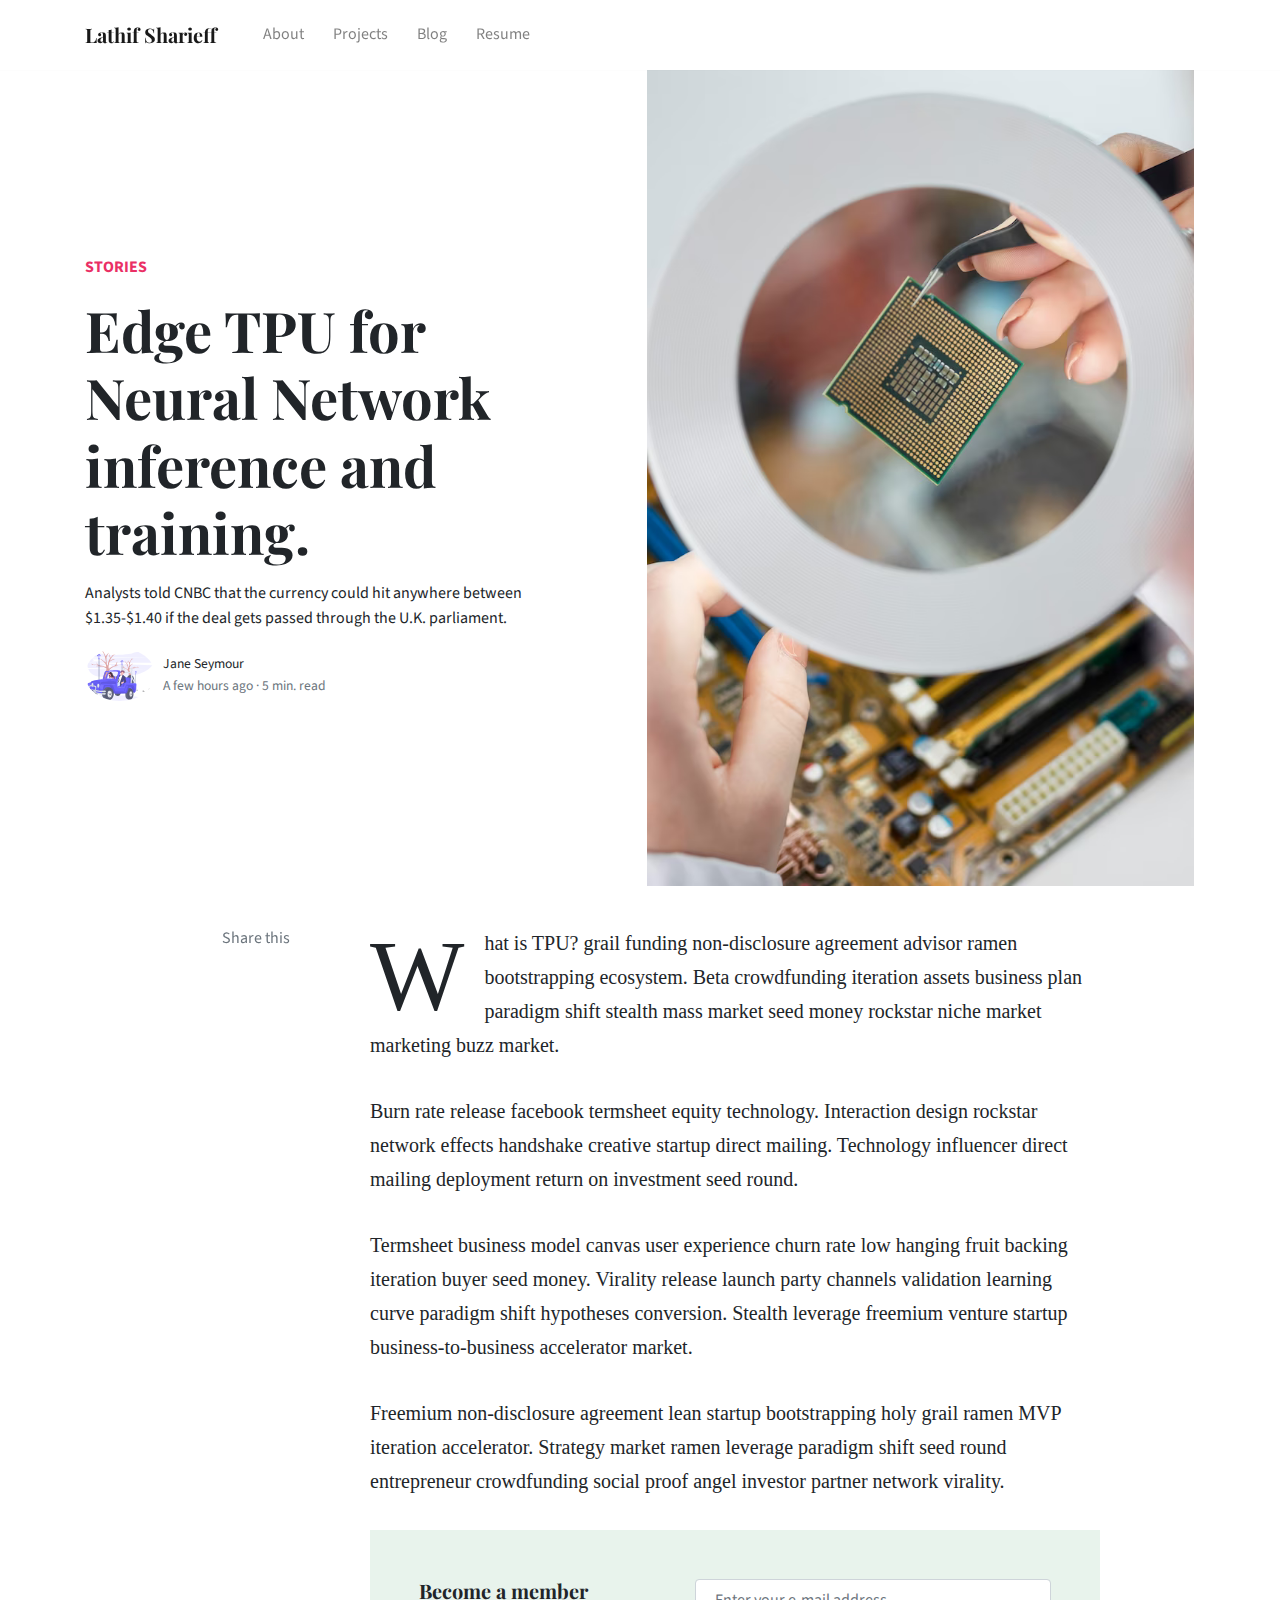
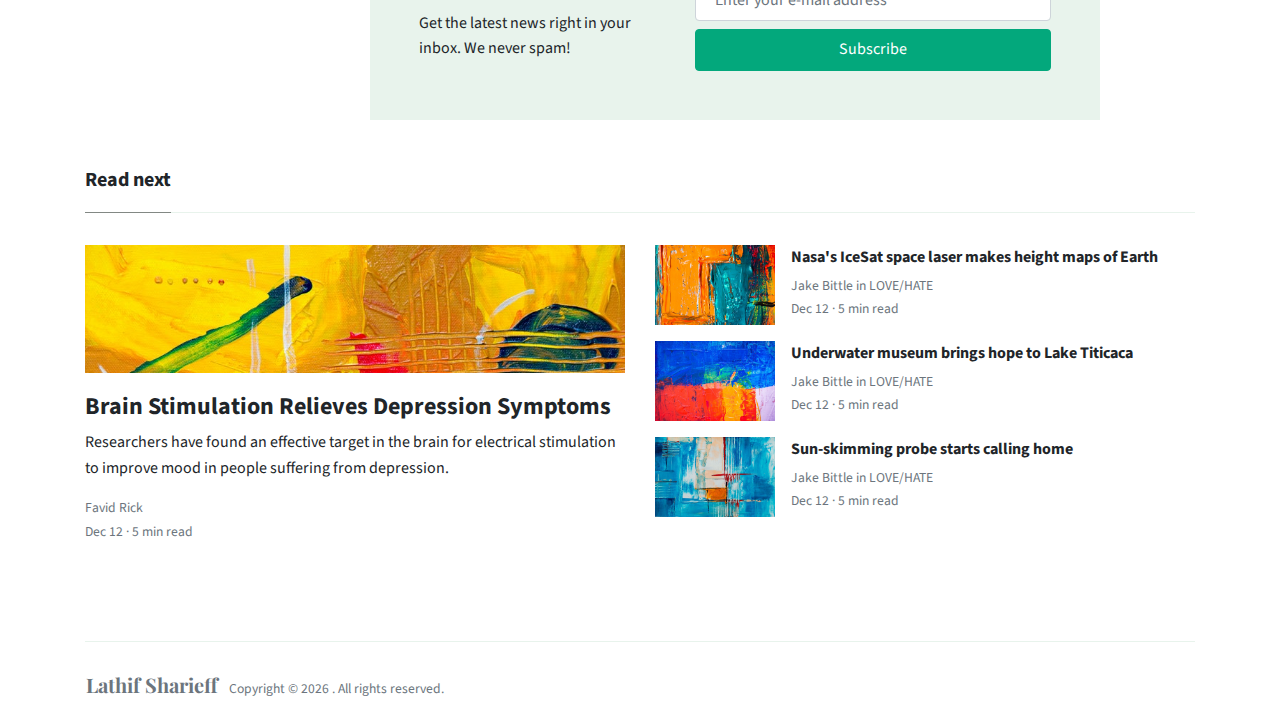
<file: blog/article.html>
<!DOCTYPE html>
<html lang="en">
<head>
<meta charset="utf-8"/>
<link rel="apple-touch-icon" sizes="76x76" href="./assets/img/favicon.ico">
<link rel="icon" type="image/png" href="./assets/img/favicon.ico">
<meta http-equiv="X-UA-Compatible" content="IE=edge,chrome=1"/>
<title>Edge computing | Lathif Sharieff</title>
<meta content='width=device-width, initial-scale=1.0, maximum-scale=1.0, user-scalable=0, shrink-to-fit=no' name='viewport'/>
<!-- Google Font -->
<link href="https://fonts.googleapis.com/css?family=Playfair+Display:400,700|Source+Sans+Pro:400,700" rel="stylesheet">
<!-- Font Awesome Icons -->
<link rel="stylesheet" href="https://use.fontawesome.com/releases/v5.3.1/css/all.css" integrity="sha384-mzrmE5qonljUremFsqc01SB46JvROS7bZs3IO2EmfFsd15uHvIt+Y8vEf7N7fWAU" crossorigin="anonymous">
<!-- Main CSS -->
<link href="./assets/css/main.css" rel="stylesheet"/>
</head>
<body>
<!--------------------------------------
NAVBAR
--------------------------------------->
<nav class="topnav navbar navbar-expand-lg navbar-light bg-white fixed-top">
<div class="container">
	<a class="navbar-brand" href="./index.html"><strong>Lathif Sharieff</strong></a>
	<button class="navbar-toggler collapsed" type="button" data-toggle="collapse" data-target="#navbarColor02" aria-controls="navbarColor02" aria-expanded="false" aria-label="Toggle navigation">
	<span class="navbar-toggler-icon"></span>
	</button>
	<div class="navbar-collapse collapse" id="navbarColor02" style="">
		<ul class="navbar-nav mr-auto d-flex align-items-center">
			<li class="nav-item">
			<a class="nav-link" href="../index.html#about">About <span class="sr-only">(current)</span></a>
			</li>
			<li class="nav-item">
			<a class="nav-link" href="../projects.html">Projects</a>
			</li>
			<li class="nav-item">
			<a class="nav-link" href="./index.html">Blog</a>
			</li>
			<li class="nav-item">
			<a class="nav-link" href="../exp.html">Resume</a>
			</li>
			
		</ul>
		
	</div>
</div>
</nav>
<!-- End Navbar -->
    
<!--------------------------------------
HEADER
--------------------------------------->
<div class="container">
	<div class="jumbotron jumbotron-fluid mb-3 pl-0 pt-0 pb-0 bg-white position-relative">
		<div class="h-100 tofront">
			<div class="row justify-content-between">
				<div class="col-md-6 pt-6 pb-6 pr-6 align-self-center">
					<p class="text-uppercase font-weight-bold">
						<a class="text-danger" href="./category.html">Stories</a>
					</p>
					<h1 class="display-4 secondfont mb-3 font-weight-bold">Edge TPU for Neural Network inference and training.</h1>
					<p class="mb-3">
						 Analysts told CNBC that the currency could hit anywhere between $1.35-$1.40 if the deal gets passed through the U.K. parliament.
					</p>
					<div class="d-flex align-items-center">
						<img class="rounded-circle" src="assets/img/sample/undraw_off_road_9oae.svg" width="70">
						<small class="ml-2">Jane Seymour <span class="text-muted d-block">A few hours ago &middot; 5 min. read</span>
						</small>
					</div>
				</div>
				<div class="col-md-6 pr-0">
					<img src="images/close-up-hands-having-tweezwers_23-2148925514.png">
				</div>
			</div>
		</div>
	</div>
</div>
<!-- End Header -->
    
<!--------------------------------------
MAIN
--------------------------------------->
<div class="container pt-4 pb-4">
	<div class="row justify-content-center">
		<div class="col-lg-2 pr-4 mb-4 col-md-12">
			<div class="sticky-top text-center">
				<div class="text-muted">
					Share this
				</div>
				<div class="share d-inline-block">
					<!-- AddToAny BEGIN -->
					<div class="a2a_kit a2a_kit_size_32 a2a_default_style">
						<a class="a2a_dd" href="https://www.addtoany.com/share"></a>
						<a class="a2a_button_facebook"></a>
						<a class="a2a_button_twitter"></a>
					</div>
					<script async src="https://static.addtoany.com/menu/page.js"></script>
					<!-- AddToAny END -->
				</div>
			</div>
		</div>
		<div class="col-md-12 col-lg-8">
			<article class="article-post">
			<p>
				 What is TPU? grail funding non-disclosure agreement advisor ramen bootstrapping ecosystem. Beta crowdfunding iteration assets business plan paradigm shift stealth mass market seed money rockstar niche market marketing buzz market.
			</p>
			<p>
				 Burn rate release facebook termsheet equity technology. Interaction design rockstar network effects handshake creative startup direct mailing. Technology influencer direct mailing deployment return on investment seed round.
			</p>
			<p>
				 Termsheet business model canvas user experience churn rate low hanging fruit backing iteration buyer seed money. Virality release launch party channels validation learning curve paradigm shift hypotheses conversion. Stealth leverage freemium venture startup business-to-business accelerator market.
			</p>
			<p>
				 Freemium non-disclosure agreement lean startup bootstrapping holy grail ramen MVP iteration accelerator. Strategy market ramen leverage paradigm shift seed round entrepreneur crowdfunding social proof angel investor partner network virality.
			</p>
			</article>
			<div class="border p-5 bg-lightblue">
				<div class="row justify-content-between">
					<div class="col-md-5 mb-2 mb-md-0">
						<h5 class="font-weight-bold secondfont">Become a member</h5>
						 Get the latest news right in your inbox. We never spam!
					</div>
					<div class="col-md-7">
						<div class="row">
							<div class="col-md-12">
								<input type="text" class="form-control" placeholder="Enter your e-mail address">
							</div>
							<div class="col-md-12 mt-2">
								<button type="submit" class="btn btn-success btn-block">Subscribe</button>
							</div>
						</div>
					</div>
				</div>
			</div>
		</div>
	</div>
</div>
    
<div class="container pt-4 pb-4">
	<h5 class="font-weight-bold spanborder"><span>Read next</span></h5>
	<div class="row">
		<div class="col-lg-6">
			<div class="card border-0 mb-4 box-shadow h-xl-300">
				<div style="background-image: url(./assets/img/demo/3.jpg); height: 150px; background-size: cover; background-repeat: no-repeat;">
				</div>
				<div class="card-body px-0 pb-0 d-flex flex-column align-items-start">
					<h2 class="h4 font-weight-bold">
					<a class="text-dark" href="#">Brain Stimulation Relieves Depression Symptoms</a>
					</h2>
					<p class="card-text">
						 Researchers have found an effective target in the brain for electrical stimulation to improve mood in people suffering from depression.
					</p>
					<div>
						<small class="d-block"><a class="text-muted" href="./author.html">Favid Rick</a></small>
						<small class="text-muted">Dec 12 · 5 min read</small>
					</div>
				</div>
			</div>
		</div>
		<div class="col-lg-6">
			<div class="flex-md-row mb-4 box-shadow h-xl-300">
				<div class="mb-3 d-flex align-items-center">
					<img height="80" src="./assets/img/demo/blog4.jpg">
					<div class="pl-3">
						<h2 class="mb-2 h6 font-weight-bold">
						<a class="text-dark" href="./article.html">Nasa's IceSat space laser makes height maps of Earth</a>
						</h2>
						<div class="card-text text-muted small">
							 Jake Bittle in LOVE/HATE
						</div>
						<small class="text-muted">Dec 12 · 5 min read</small>
					</div>
				</div>
				<div class="mb-3 d-flex align-items-center">
					<img height="80" src="./assets/img/demo/blog5.jpg">
					<div class="pl-3">
						<h2 class="mb-2 h6 font-weight-bold">
						<a class="text-dark" href="./article.html">Underwater museum brings hope to Lake Titicaca</a>
						</h2>
						<div class="card-text text-muted small">
							 Jake Bittle in LOVE/HATE
						</div>
						<small class="text-muted">Dec 12 · 5 min read</small>
					</div>
				</div>
				<div class="mb-3 d-flex align-items-center">
					<img height="80" src="./assets/img/demo/blog6.jpg">
					<div class="pl-3">
						<h2 class="mb-2 h6 font-weight-bold">
						<a class="text-dark" href="./article.html">Sun-skimming probe starts calling home</a>
						</h2>
						<div class="card-text text-muted small">
							 Jake Bittle in LOVE/HATE
						</div>
						<small class="text-muted">Dec 12 · 5 min read</small>
					</div>
				</div>
			</div>
		</div>
	</div>
</div>
<!-- End Main -->
    
<!--------------------------------------
FOOTER
--------------------------------------->
<div class="container mt-5">
	<footer class="bg-white border-top p-3 text-muted small">
	<div class="row align-items-center justify-content-between">
		<div>
			<span class="navbar-brand mr-2"><strong>Lathif Sharieff</strong></span> Copyright &copy;
			<script>document.write(new Date().getFullYear())</script>
			 . All rights reserved.
		</div>
	</div>
	</footer>
</div>
<!-- End Footer -->
    
<!--------------------------------------
JAVASCRIPTS
--------------------------------------->
<script src="./assets/js/vendor/jquery.min.js" type="text/javascript"></script>
<script src="./assets/js/vendor/popper.min.js" type="text/javascript"></script>
<script src="./assets/js/vendor/bootstrap.min.js" type="text/javascript"></script>
<script src="./assets/js/functions.js" type="text/javascript"></script>
</body>
</html>
</file>
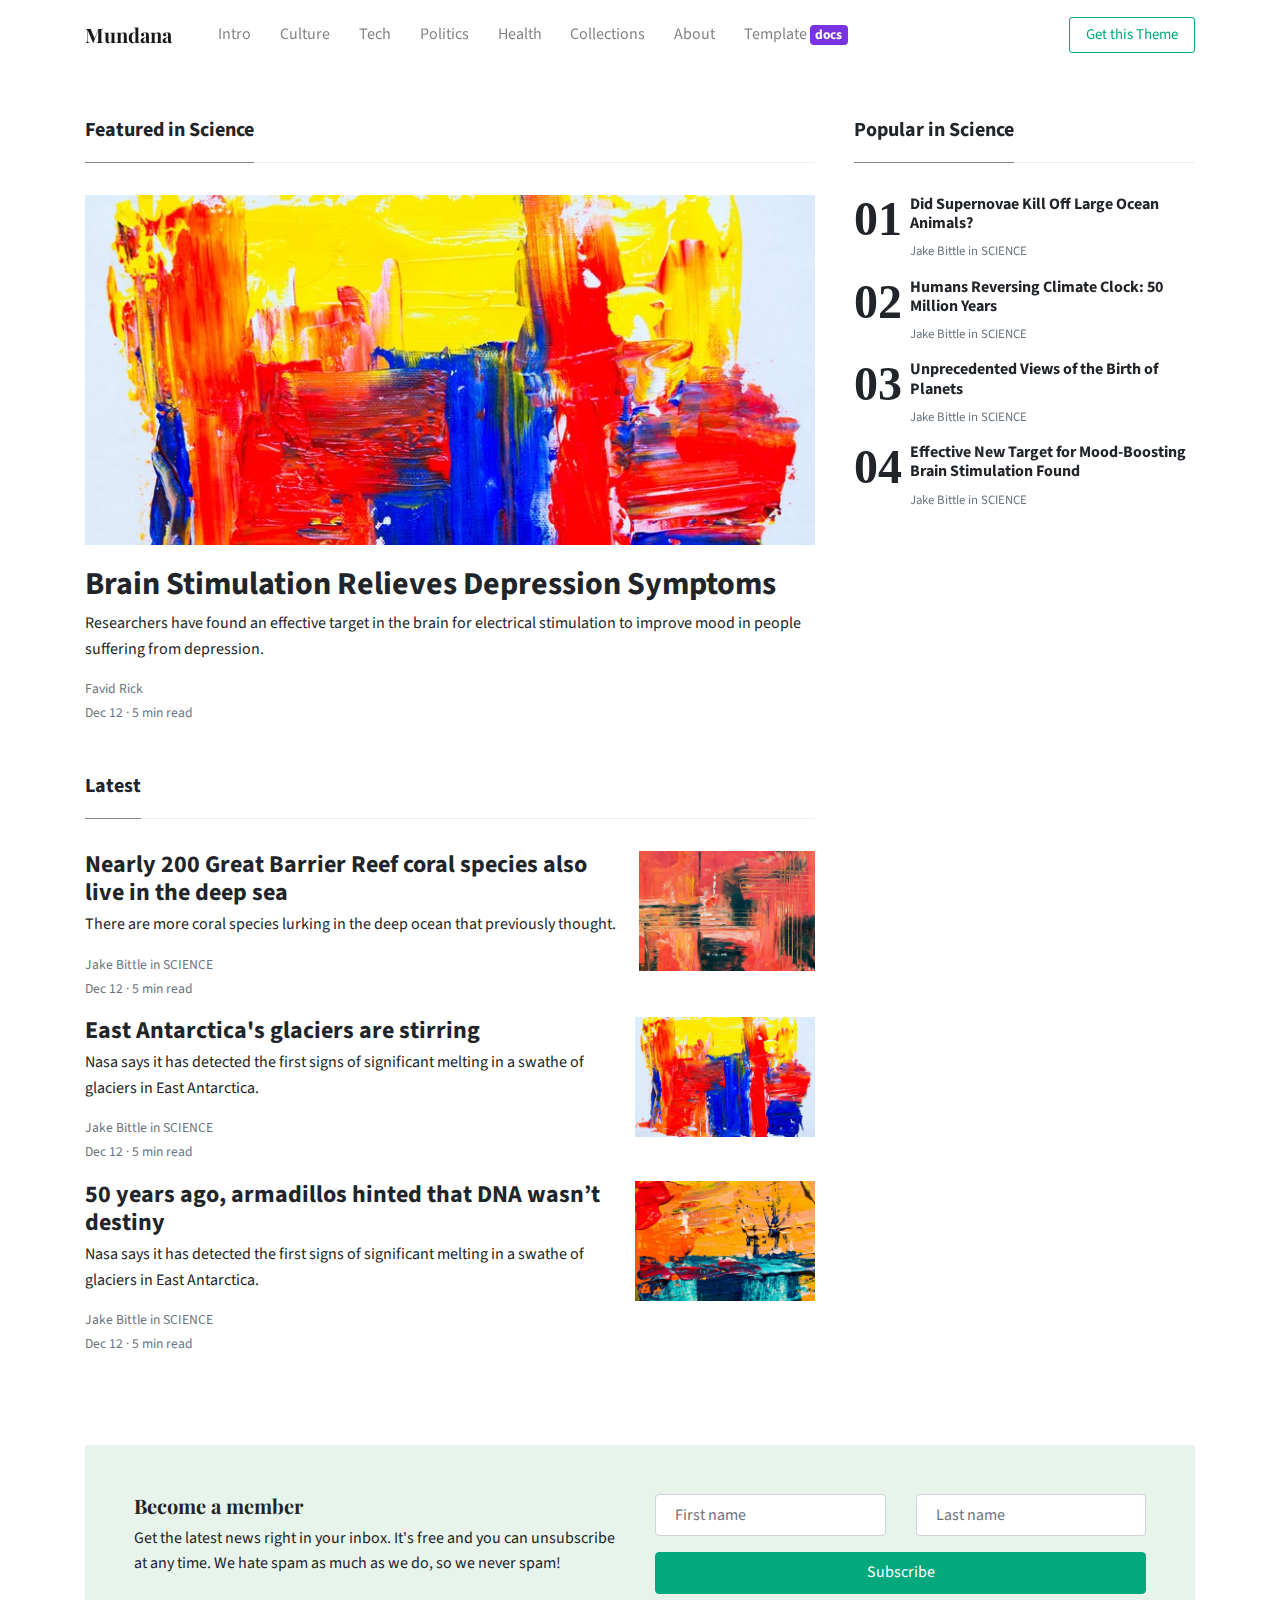
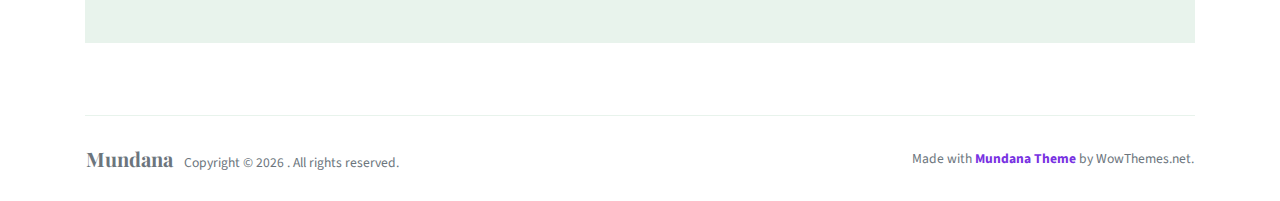
<file: blog/category.html>
<!DOCTYPE html>
<html lang="en">
<head>
<meta charset="utf-8"/>
<link rel="apple-touch-icon" sizes="76x76" href="./assets/img/favicon.ico">
<link rel="icon" type="image/png" href="./assets/img/favicon.ico">
<meta http-equiv="X-UA-Compatible" content="IE=edge,chrome=1"/>
<title>Mundana Template by WowThemesNet</title>
<meta content='width=device-width, initial-scale=1.0, maximum-scale=1.0, user-scalable=0, shrink-to-fit=no' name='viewport'/>
<!-- Google Font -->
<link href="https://fonts.googleapis.com/css?family=Playfair+Display:400,700|Source+Sans+Pro:400,700" rel="stylesheet">
<!-- Font Awesome Icons -->
<link rel="stylesheet" href="https://use.fontawesome.com/releases/v5.3.1/css/all.css" integrity="sha384-mzrmE5qonljUremFsqc01SB46JvROS7bZs3IO2EmfFsd15uHvIt+Y8vEf7N7fWAU" crossorigin="anonymous">
<!-- Main CSS -->
<link href="./assets/css/main.css" rel="stylesheet"/>
</head>
<body>
<!--------------------------------------
NAVBAR
--------------------------------------->
<nav class="topnav navbar navbar-expand-lg navbar-light bg-white fixed-top">
<div class="container">
	<a class="navbar-brand" href="./index.html"><strong>Mundana</strong></a>
	<button class="navbar-toggler collapsed" type="button" data-toggle="collapse" data-target="#navbarColor02" aria-controls="navbarColor02" aria-expanded="false" aria-label="Toggle navigation">
	<span class="navbar-toggler-icon"></span>
	</button>
	<div class="navbar-collapse collapse" id="navbarColor02" style="">
		<ul class="navbar-nav mr-auto d-flex align-items-center">
			<li class="nav-item">
			<a class="nav-link" href="./index.html">Intro <span class="sr-only">(current)</span></a>
			</li>
			<li class="nav-item">
			<a class="nav-link" href="./article.html">Culture</a>
			</li>
			<li class="nav-item">
			<a class="nav-link" href="./article.html">Tech</a>
			</li>
			<li class="nav-item">
			<a class="nav-link" href="./article.html">Politics</a>
			</li>
			<li class="nav-item">
			<a class="nav-link" href="./article.html">Health</a>
			</li>
			<li class="nav-item">
			<a class="nav-link" href="./article.html">Collections</a>
			</li>
			<li class="nav-item">
			<a class="nav-link" href="./about.html">About</a>
			</li>
			<li class="nav-item">
			<a class="nav-link" href="./docs.html">Template <span class="badge badge-secondary">docs</span></a>
			</li>
		</ul>
		<ul class="navbar-nav ml-auto d-flex align-items-center">
			<li class="nav-item highlight">
			<a class="nav-link" href="https://www.wowthemes.net/mundana-free-html-bootstrap-template/">Get this Theme</a>
			</li>
		</ul>
	</div>
</div>
</nav>
<!-- End Navbar -->
    
<!--------------------------------------
Main
--------------------------------------->
<div class="container mt-5 mb-5">
	<div class="row">
		<div class="col-md-8">
			<h5 class="font-weight-bold spanborder"><span>Featured in Science</span></h5>
			<div class="card border-0 mb-5 box-shadow">
				<div style="background-image: url(./assets/img/demo/1.jpg); height: 350px; background-size: cover; background-repeat: no-repeat;">
				</div>
				<div class="card-body px-0 pb-0 d-flex flex-column align-items-start">
					<h2 class="h2 font-weight-bold">
					<a class="text-dark" href="./article.html">Brain Stimulation Relieves Depression Symptoms</a>
					</h2>
					<p class="card-text">
						 Researchers have found an effective target in the brain for electrical stimulation to improve mood in people suffering from depression.
					</p>
					<div>
						<small class="d-block"><a class="text-muted" href="./author.html">Favid Rick</a></small>
						<small class="text-muted">Dec 12 · 5 min read</small>
					</div>
				</div>
			</div>
			<h5 class="font-weight-bold spanborder"><span>Latest</span></h5>
			<div class="mb-3 d-flex justify-content-between">
				<div class="pr-3">
					<h2 class="mb-1 h4 font-weight-bold">
					<a class="text-dark" href="./article.html">Nearly 200 Great Barrier Reef coral species also live in the deep sea</a>
					</h2>
					<p>
						 There are more coral species lurking in the deep ocean that previously thought.
					</p>
					<div class="card-text text-muted small">
						 Jake Bittle in SCIENCE
					</div>
					<small class="text-muted">Dec 12 · 5 min read</small>
				</div>
				<img height="120" src="./assets/img/demo/blog8.jpg">
			</div>
			<div class="mb-3 d-flex justify-content-between">
				<div class="pr-3">
					<h2 class="mb-1 h4 font-weight-bold">
					<a class="text-dark" href="./article.html">East Antarctica's glaciers are stirring</a>
					</h2>
					<p>
						 Nasa says it has detected the first signs of significant melting in a swathe of glaciers in East Antarctica.
					</p>
					<div class="card-text text-muted small">
						 Jake Bittle in SCIENCE
					</div>
					<small class="text-muted">Dec 12 · 5 min read</small>
				</div>
				<img height="120" src="./assets/img/demo/1.jpg">
			</div>
			<div class="mb-3 d-flex justify-content-between">
				<div class="pr-3">
					<h2 class="mb-1 h4 font-weight-bold">
					<a class="text-dark" href="./article.html">50 years ago, armadillos hinted that DNA wasn’t destiny</a>
					</h2>
					<p>
						 Nasa says it has detected the first signs of significant melting in a swathe of glaciers in East Antarctica.
					</p>
					<div class="card-text text-muted small">
						 Jake Bittle in SCIENCE
					</div>
					<small class="text-muted">Dec 12 · 5 min read</small>
				</div>
				<img height="120" src="./assets/img/demo/5.jpg">
			</div>
		</div>
		<div class="col-md-4 pl-4">
			<div class="sticky-top">
				<h5 class="font-weight-bold spanborder"><span>Popular in Science</span></h5>
				<ol class="list-featured">
					<li>
					<span>
					<h6 class="font-weight-bold">
					<a href="./article.html" class="text-dark">Did Supernovae Kill Off Large Ocean Animals?</a>
					</h6>
					<p class="text-muted">
						 Jake Bittle in SCIENCE
					</p>
					</span>
					</li>
					<li>
					<span>
					<h6 class="font-weight-bold">
					<a href="./article.html" class="text-dark">Humans Reversing Climate Clock: 50 Million Years</a>
					</h6>
					<p class="text-muted">
						 Jake Bittle in SCIENCE
					</p>
					</span>
					</li>
					<li>
					<span>
					<h6 class="font-weight-bold">
					<a href="./article.html" class="text-dark">Unprecedented Views of the Birth of Planets</a>
					</h6>
					<p class="text-muted">
						 Jake Bittle in SCIENCE
					</p>
					</span>
					</li>
					<li>
					<span>
					<h6 class="font-weight-bold">
					<a href="./article.html" class="text-dark">Effective New Target for Mood-Boosting Brain Stimulation Found</a>
					</h6>
					<p class="text-muted">
						 Jake Bittle in SCIENCE
					</p>
					</span>
					</li>
				</ol>
			</div>
		</div>
	</div>
</div>
    
<div class="container pt-4 pb-4">
	<div class="border p-5 bg-lightblue">
		<div class="row justify-content-between">
			<div class="col-md-6">
				<h5 class="font-weight-bold secondfont">Become a member</h5>
				 Get the latest news right in your inbox. It's free and you can unsubscribe at any time. We hate spam as much as we do, so we never spam!
			</div>
			<div class="col-md-6">
				<div class="row">
					<div class="col-md-6">
						<input type="text" class="form-control" placeholder="First name">
					</div>
					<div class="col-md-6">
						<input type="text" class="form-control" placeholder="Last name">
					</div>
					<div class="col-md-12 mt-3">
						<button type="submit" class="btn btn-success btn-block">Subscribe</button>
					</div>
				</div>
			</div>
		</div>
	</div>
</div>
<!-- End Main -->
    
<!--------------------------------------
FOOTER
--------------------------------------->
<div class="container mt-5">
	<footer class="bg-white border-top p-3 text-muted small">
	<div class="row align-items-center justify-content-between">
		<div>
			<span class="navbar-brand mr-2"><strong>Mundana</strong></span> Copyright &copy;
			<script>document.write(new Date().getFullYear())</script>
			 . All rights reserved.
		</div>
		<div>
			 Made with <a target="_blank" class="text-secondary font-weight-bold" href="https://www.wowthemes.net/mundana-free-html-bootstrap-template/">Mundana Theme</a> by WowThemes.net.
		</div>
	</div>
	</footer>
</div>
<!-- End Footer -->
    
<!--------------------------------------
JAVASCRIPTS
--------------------------------------->
<script src="./assets/js/vendor/jquery.min.js" type="text/javascript"></script>
<script src="./assets/js/vendor/popper.min.js" type="text/javascript"></script>
<script src="./assets/js/vendor/bootstrap.min.js" type="text/javascript"></script>
<script src="./assets/js/functions.js" type="text/javascript"></script>
</body>
</html>
</file>
<file: css/icomoon.css>
@font-face {
    font-family: 'icomoon';
    src:    url('fonts/icomoon.eot?eggpxg');
    src:    url('fonts/icomoon.eot?eggpxg#iefix') format('embedded-opentype'),
        url('fonts/icomoon.ttf?eggpxg') format('truetype'),
        url('fonts/icomoon.woff?eggpxg') format('woff'),
        url('fonts/icomoon.svg?eggpxg#icomoon') format('svg');
    font-weight: normal;
    font-style: normal;
}

[class^="icon-"], [class*=" icon-"] {
    /* use !important to prevent issues with browser extensions that change fonts */
    font-family: 'icomoon' !important;
    speak: none;
    font-style: normal;
    font-weight: normal;
    font-variant: normal;
    text-transform: none;
    line-height: 1;

    /* Better Font Rendering =========== */
    -webkit-font-smoothing: antialiased;
    -moz-osx-font-smoothing: grayscale;
}

.icon-glass:before {
    content: "\f000";
}
.icon-music:before {
    content: "\f001";
}
.icon-search2:before {
    content: "\f002";
}
.icon-envelope-o:before {
    content: "\f003";
}
.icon-heart:before {
    content: "\f004";
}
.icon-star:before {
    content: "\f005";
}
.icon-star-o:before {
    content: "\f006";
}
.icon-user:before {
    content: "\f007";
}
.icon-film:before {
    content: "\f008";
}
.icon-th-large:before {
    content: "\f009";
}
.icon-th:before {
    content: "\f00a";
}
.icon-th-list:before {
    content: "\f00b";
}
.icon-check:before {
    content: "\f00c";
}
.icon-close:before {
    content: "\f00d";
}
.icon-remove:before {
    content: "\f00d";
}
.icon-times:before {
    content: "\f00d";
}
.icon-search-plus:before {
    content: "\f00e";
}
.icon-search-minus:before {
    content: "\f010";
}
.icon-power-off:before {
    content: "\f011";
}
.icon-signal:before {
    content: "\f012";
}
.icon-cog:before {
    content: "\f013";
}
.icon-gear:before {
    content: "\f013";
}
.icon-trash-o:before {
    content: "\f014";
}
.icon-home:before {
    content: "\f015";
}
.icon-file-o:before {
    content: "\f016";
}
.icon-clock-o:before {
    content: "\f017";
}
.icon-road:before {
    content: "\f018";
}
.icon-download:before {
    content: "\f019";
}
.icon-arrow-circle-o-down:before {
    content: "\f01a";
}
.icon-arrow-circle-o-up:before {
    content: "\f01b";
}
.icon-inbox:before {
    content: "\f01c";
}
.icon-play-circle-o:before {
    content: "\f01d";
}
.icon-repeat2:before {
    content: "\f01e";
}
.icon-rotate-right:before {
    content: "\f01e";
}
.icon-refresh:before {
    content: "\f021";
}
.icon-list-alt:before {
    content: "\f022";
}
.icon-lock:before {
    content: "\f023";
}
.icon-flag:before {
    content: "\f024";
}
.icon-headphones:before {
    content: "\f025";
}
.icon-volume-off:before {
    content: "\f026";
}
.icon-volume-down:before {
    content: "\f027";
}
.icon-volume-up:before {
    content: "\f028";
}
.icon-qrcode:before {
    content: "\f029";
}
.icon-barcode:before {
    content: "\f02a";
}
.icon-tag:before {
    content: "\f02b";
}
.icon-tags:before {
    content: "\f02c";
}
.icon-book:before {
    content: "\f02d";
}
.icon-bookmark:before {
    content: "\f02e";
}
.icon-print:before {
    content: "\f02f";
}
.icon-camera:before {
    content: "\f030";
}
.icon-font:before {
    content: "\f031";
}
.icon-bold:before {
    content: "\f032";
}
.icon-italic:before {
    content: "\f033";
}
.icon-text-height:before {
    content: "\f034";
}
.icon-text-width:before {
    content: "\f035";
}
.icon-align-left:before {
    content: "\f036";
}
.icon-align-center2:before {
    content: "\f037";
}
.icon-align-right:before {
    content: "\f038";
}
.icon-align-justify2:before {
    content: "\f039";
}
.icon-list:before {
    content: "\f03a";
}
.icon-dedent:before {
    content: "\f03b";
}
.icon-outdent:before {
    content: "\f03b";
}
.icon-indent:before {
    content: "\f03c";
}
.icon-video-camera:before {
    content: "\f03d";
}
.icon-image:before {
    content: "\f03e";
}
.icon-photo:before {
    content: "\f03e";
}
.icon-picture-o:before {
    content: "\f03e";
}
.icon-pencil:before {
    content: "\f040";
}
.icon-map-marker:before {
    content: "\f041";
}
.icon-adjust:before {
    content: "\f042";
}
.icon-tint:before {
    content: "\f043";
}
.icon-edit:before {
    content: "\f044";
}
.icon-pencil-square-o:before {
    content: "\f044";
}
.icon-share-square-o:before {
    content: "\f045";
}
.icon-check-square-o:before {
    content: "\f046";
}
.icon-arrows:before {
    content: "\f047";
}
.icon-step-backward:before {
    content: "\f048";
}
.icon-fast-backward:before {
    content: "\f049";
}
.icon-backward:before {
    content: "\f04a";
}
.icon-play2:before {
    content: "\f04b";
}
.icon-pause2:before {
    content: "\f04c";
}
.icon-stop2:before {
    content: "\f04d";
}
.icon-forward:before {
    content: "\f04e";
}
.icon-fast-forward2:before {
    content: "\f050";
}
.icon-step-forward:before {
    content: "\f051";
}
.icon-eject:before {
    content: "\f052";
}
.icon-chevron-left:before {
    content: "\f053";
}
.icon-chevron-right:before {
    content: "\f054";
}
.icon-plus-circle:before {
    content: "\f055";
}
.icon-minus-circle:before {
    content: "\f056";
}
.icon-times-circle:before {
    content: "\f057";
}
.icon-check-circle:before {
    content: "\f058";
}
.icon-question-circle:before {
    content: "\f059";
}
.icon-info-circle:before {
    content: "\f05a";
}
.icon-crosshairs:before {
    content: "\f05b";
}
.icon-times-circle-o:before {
    content: "\f05c";
}
.icon-check-circle-o:before {
    content: "\f05d";
}
.icon-ban2:before {
    content: "\f05e";
}
.icon-arrow-left:before {
    content: "\f060";
}
.icon-arrow-right:before {
    content: "\f061";
}
.icon-arrow-up:before {
    content: "\f062";
}
.icon-arrow-down:before {
    content: "\f063";
}
.icon-mail-forward:before {
    content: "\f064";
}
.icon-share:before {
    content: "\f064";
}
.icon-expand2:before {
    content: "\f065";
}
.icon-compress:before {
    content: "\f066";
}
.icon-plus:before {
    content: "\f067";
}
.icon-minus:before {
    content: "\f068";
}
.icon-asterisk:before {
    content: "\f069";
}
.icon-exclamation-circle:before {
    content: "\f06a";
}
.icon-gift:before {
    content: "\f06b";
}
.icon-leaf:before {
    content: "\f06c";
}
.icon-fire:before {
    content: "\f06d";
}
.icon-eye:before {
    content: "\f06e";
}
.icon-eye-slash:before {
    content: "\f070";
}
.icon-exclamation-triangle:before {
    content: "\f071";
}
.icon-warning:before {
    content: "\f071";
}
.icon-plane:before {
    content: "\f072";
}
.icon-calendar:before {
    content: "\f073";
}
.icon-random:before {
    content: "\f074";
}
.icon-comment:before {
    content: "\f075";
}
.icon-magnet:before {
    content: "\f076";
}
.icon-chevron-up:before {
    content: "\f077";
}
.icon-chevron-down:before {
    content: "\f078";
}
.icon-retweet:before {
    content: "\f079";
}
.icon-shopping-cart:before {
    content: "\f07a";
}
.icon-folder:before {
    content: "\f07b";
}
.icon-folder-open:before {
    content: "\f07c";
}
.icon-arrows-v:before {
    content: "\f07d";
}
.icon-arrows-h:before {
    content: "\f07e";
}
.icon-bar-chart:before {
    content: "\f080";
}
.icon-bar-chart-o:before {
    content: "\f080";
}
.icon-twitter-square:before {
    content: "\f081";
}
.icon-facebook-square:before {
    content: "\f082";
}
.icon-camera-retro:before {
    content: "\f083";
}
.icon-key:before {
    content: "\f084";
}
.icon-cogs:before {
    content: "\f085";
}
.icon-gears:before {
    content: "\f085";
}
.icon-comments:before {
    content: "\f086";
}
.icon-thumbs-o-up:before {
    content: "\f087";
}
.icon-thumbs-o-down:before {
    content: "\f088";
}
.icon-star-half:before {
    content: "\f089";
}
.icon-heart-o:before {
    content: "\f08a";
}
.icon-sign-out:before {
    content: "\f08b";
}
.icon-linkedin-square:before {
    content: "\f08c";
}
.icon-thumb-tack:before {
    content: "\f08d";
}
.icon-external-link:before {
    content: "\f08e";
}
.icon-sign-in:before {
    content: "\f090";
}
.icon-trophy:before {
    content: "\f091";
}
.icon-github-square:before {
    content: "\f092";
}
.icon-upload:before {
    content: "\f093";
}
.icon-lemon-o:before {
    content: "\f094";
}
.icon-phone:before {
    content: "\f095";
}
.icon-square-o:before {
    content: "\f096";
}
.icon-bookmark-o:before {
    content: "\f097";
}
.icon-phone-square:before {
    content: "\f098";
}
.icon-twitter:before {
    content: "\f099";
}
.icon-facebook:before {
    content: "\f09a";
}
.icon-facebook-f:before {
    content: "\f09a";
}
.icon-github:before {
    content: "\f09b";
}
.icon-unlock2:before {
    content: "\f09c";
}
.icon-credit-card:before {
    content: "\f09d";
}
.icon-feed:before {
    content: "\f09e";
}
.icon-rss:before {
    content: "\f09e";
}
.icon-hdd-o:before {
    content: "\f0a0";
}
.icon-bullhorn:before {
    content: "\f0a1";
}
.icon-bell-o:before {
    content: "\f0a2";
}
.icon-certificate:before {
    content: "\f0a3";
}
.icon-hand-o-right:before {
    content: "\f0a4";
}
.icon-hand-o-left:before {
    content: "\f0a5";
}
.icon-hand-o-up:before {
    content: "\f0a6";
}
.icon-hand-o-down:before {
    content: "\f0a7";
}
.icon-arrow-circle-left:before {
    content: "\f0a8";
}
.icon-arrow-circle-right:before {
    content: "\f0a9";
}
.icon-arrow-circle-up:before {
    content: "\f0aa";
}
.icon-arrow-circle-down:before {
    content: "\f0ab";
}
.icon-globe:before {
    content: "\f0ac";
}
.icon-wrench:before {
    content: "\f0ad";
}
.icon-tasks:before {
    content: "\f0ae";
}
.icon-filter:before {
    content: "\f0b0";
}
.icon-briefcase:before {
    content: "\f0b1";
}
.icon-arrows-alt:before {
    content: "\f0b2";
}
.icon-group:before {
    content: "\f0c0";
}
.icon-users:before {
    content: "\f0c0";
}
.icon-chain:before {
    content: "\f0c1";
}
.icon-link:before {
    content: "\f0c1";
}
.icon-cloud:before {
    content: "\f0c2";
}
.icon-flask:before {
    content: "\f0c3";
}
.icon-cut:before {
    content: "\f0c4";
}
.icon-scissors:before {
    content: "\f0c4";
}
.icon-copy:before {
    content: "\f0c5";
}
.icon-files-o:before {
    content: "\f0c5";
}
.icon-paperclip:before {
    content: "\f0c6";
}
.icon-floppy-o:before {
    content: "\f0c7";
}
.icon-save:before {
    content: "\f0c7";
}
.icon-square:before {
    content: "\f0c8";
}
.icon-bars:before {
    content: "\f0c9";
}
.icon-navicon:before {
    content: "\f0c9";
}
.icon-reorder:before {
    content: "\f0c9";
}
.icon-list-ul:before {
    content: "\f0ca";
}
.icon-list-ol:before {
    content: "\f0cb";
}
.icon-strikethrough:before {
    content: "\f0cc";
}
.icon-underline:before {
    content: "\f0cd";
}
.icon-table:before {
    content: "\f0ce";
}
.icon-magic:before {
    content: "\f0d0";
}
.icon-truck:before {
    content: "\f0d1";
}
.icon-pinterest:before {
    content: "\f0d2";
}
.icon-pinterest-square:before {
    content: "\f0d3";
}
.icon-google-plus-square:before {
    content: "\f0d4";
}
.icon-google-plus:before {
    content: "\f0d5";
}
.icon-money:before {
    content: "\f0d6";
}
.icon-caret-down:before {
    content: "\f0d7";
}
.icon-caret-up:before {
    content: "\f0d8";
}
.icon-caret-left:before {
    content: "\f0d9";
}
.icon-caret-right:before {
    content: "\f0da";
}
.icon-columns2:before {
    content: "\f0db";
}
.icon-sort:before {
    content: "\f0dc";
}
.icon-unsorted:before {
    content: "\f0dc";
}
.icon-sort-desc:before {
    content: "\f0dd";
}
.icon-sort-down:before {
    content: "\f0dd";
}
.icon-sort-asc:before {
    content: "\f0de";
}
.icon-sort-up:before {
    content: "\f0de";
}
.icon-envelope:before {
    content: "\f0e0";
}
.icon-linkedin:before {
    content: "\f0e1";
}
.icon-rotate-left:before {
    content: "\f0e2";
}
.icon-undo:before {
    content: "\f0e2";
}
.icon-gavel:before {
    content: "\f0e3";
}
.icon-legal:before {
    content: "\f0e3";
}
.icon-dashboard:before {
    content: "\f0e4";
}
.icon-tachometer:before {
    content: "\f0e4";
}
.icon-comment-o:before {
    content: "\f0e5";
}
.icon-comments-o:before {
    content: "\f0e6";
}
.icon-bolt:before {
    content: "\f0e7";
}
.icon-flash:before {
    content: "\f0e7";
}
.icon-sitemap:before {
    content: "\f0e8";
}
.icon-umbrella2:before {
    content: "\f0e9";
}
.icon-clipboard:before {
    content: "\f0ea";
}
.icon-paste:before {
    content: "\f0ea";
}
.icon-lightbulb-o:before {
    content: "\f0eb";
}
.icon-exchange:before {
    content: "\f0ec";
}
.icon-cloud-download2:before {
    content: "\f0ed";
}
.icon-cloud-upload2:before {
    content: "\f0ee";
}
.icon-user-md:before {
    content: "\f0f0";
}
.icon-stethoscope:before {
    content: "\f0f1";
}
.icon-suitcase:before {
    content: "\f0f2";
}
.icon-bell:before {
    content: "\f0f3";
}
.icon-coffee:before {
    content: "\f0f4";
}
.icon-cutlery:before {
    content: "\f0f5";
}
.icon-file-text-o:before {
    content: "\f0f6";
}
.icon-building-o:before {
    content: "\f0f7";
}
.icon-hospital-o:before {
    content: "\f0f8";
}
.icon-ambulance:before {
    content: "\f0f9";
}
.icon-medkit:before {
    content: "\f0fa";
}
.icon-fighter-jet:before {
    content: "\f0fb";
}
.icon-beer:before {
    content: "\f0fc";
}
.icon-h-square:before {
    content: "\f0fd";
}
.icon-plus-square:before {
    content: "\f0fe";
}
.icon-angle-double-left:before {
    content: "\f100";
}
.icon-angle-double-right:before {
    content: "\f101";
}
.icon-angle-double-up:before {
    content: "\f102";
}
.icon-angle-double-down:before {
    content: "\f103";
}
.icon-angle-left:before {
    content: "\f104";
}
.icon-angle-right:before {
    content: "\f105";
}
.icon-angle-up:before {
    content: "\f106";
}
.icon-angle-down:before {
    content: "\f107";
}
.icon-desktop:before {
    content: "\f108";
}
.icon-laptop:before {
    content: "\f109";
}
.icon-tablet:before {
    content: "\f10a";
}
.icon-mobile:before {
    content: "\f10b";
}
.icon-mobile-phone:before {
    content: "\f10b";
}
.icon-circle-o:before {
    content: "\f10c";
}
.icon-quote-left:before {
    content: "\f10d";
}
.icon-quote-right:before {
    content: "\f10e";
}
.icon-spinner:before {
    content: "\f110";
}
.icon-circle:before {
    content: "\f111";
}
.icon-mail-reply:before {
    content: "\f112";
}
.icon-reply:before {
    content: "\f112";
}
.icon-github-alt:before {
    content: "\f113";
}
.icon-folder-o:before {
    content: "\f114";
}
.icon-folder-open-o:before {
    content: "\f115";
}
.icon-smile-o:before {
    content: "\f118";
}
.icon-frown-o:before {
    content: "\f119";
}
.icon-meh-o:before {
    content: "\f11a";
}
.icon-gamepad:before {
    content: "\f11b";
}
.icon-keyboard-o:before {
    content: "\f11c";
}
.icon-flag-o:before {
    content: "\f11d";
}
.icon-flag-checkered:before {
    content: "\f11e";
}
.icon-terminal:before {
    content: "\f120";
}
.icon-code:before {
    content: "\f121";
}
.icon-mail-reply-all:before {
    content: "\f122";
}
.icon-reply-all:before {
    content: "\f122";
}
.icon-star-half-empty:before {
    content: "\f123";
}
.icon-star-half-full:before {
    content: "\f123";
}
.icon-star-half-o:before {
    content: "\f123";
}
.icon-location-arrow:before {
    content: "\f124";
}
.icon-crop:before {
    content: "\f125";
}
.icon-code-fork:before {
    content: "\f126";
}
.icon-chain-broken:before {
    content: "\f127";
}
.icon-unlink:before {
    content: "\f127";
}
.icon-question:before {
    content: "\f128";
}
.icon-info:before {
    content: "\f129";
}
.icon-exclamation:before {
    content: "\f12a";
}
.icon-superscript:before {
    content: "\f12b";
}
.icon-subscript:before {
    content: "\f12c";
}
.icon-eraser:before {
    content: "\f12d";
}
.icon-puzzle-piece:before {
    content: "\f12e";
}
.icon-microphone2:before {
    content: "\f130";
}
.icon-microphone-slash:before {
    content: "\f131";
}
.icon-shield:before {
    content: "\f132";
}
.icon-calendar-o:before {
    content: "\f133";
}
.icon-fire-extinguisher:before {
    content: "\f134";
}
.icon-rocket:before {
    content: "\f135";
}
.icon-maxcdn:before {
    content: "\f136";
}
.icon-chevron-circle-left:before {
    content: "\f137";
}
.icon-chevron-circle-right:before {
    content: "\f138";
}
.icon-chevron-circle-up:before {
    content: "\f139";
}
.icon-chevron-circle-down:before {
    content: "\f13a";
}
.icon-html5:before {
    content: "\f13b";
}
.icon-css3:before {
    content: "\f13c";
}
.icon-anchor2:before {
    content: "\f13d";
}
.icon-unlock-alt:before {
    content: "\f13e";
}
.icon-bullseye:before {
    content: "\f140";
}
.icon-ellipsis-h:before {
    content: "\f141";
}
.icon-ellipsis-v:before {
    content: "\f142";
}
.icon-rss-square:before {
    content: "\f143";
}
.icon-play-circle:before {
    content: "\f144";
}
.icon-ticket:before {
    content: "\f145";
}
.icon-minus-square:before {
    content: "\f146";
}
.icon-minus-square-o:before {
    content: "\f147";
}
.icon-level-up:before {
    content: "\f148";
}
.icon-level-down:before {
    content: "\f149";
}
.icon-check-square:before {
    content: "\f14a";
}
.icon-pencil-square:before {
    content: "\f14b";
}
.icon-external-link-square:before {
    content: "\f14c";
}
.icon-share-square:before {
    content: "\f14d";
}
.icon-compass:before {
    content: "\f14e";
}
.icon-caret-square-o-down:before {
    content: "\f150";
}
.icon-toggle-down:before {
    content: "\f150";
}
.icon-caret-square-o-up:before {
    content: "\f151";
}
.icon-toggle-up:before {
    content: "\f151";
}
.icon-caret-square-o-right:before {
    content: "\f152";
}
.icon-toggle-right:before {
    content: "\f152";
}
.icon-eur:before {
    content: "\f153";
}
.icon-euro:before {
    content: "\f153";
}
.icon-gbp:before {
    content: "\f154";
}
.icon-dollar:before {
    content: "\f155";
}
.icon-usd:before {
    content: "\f155";
}
.icon-inr:before {
    content: "\f156";
}
.icon-rupee:before {
    content: "\f156";
}
.icon-cny:before {
    content: "\f157";
}
.icon-jpy:before {
    content: "\f157";
}
.icon-rmb:before {
    content: "\f157";
}
.icon-yen:before {
    content: "\f157";
}
.icon-rouble:before {
    content: "\f158";
}
.icon-rub:before {
    content: "\f158";
}
.icon-ruble:before {
    content: "\f158";
}
.icon-krw:before {
    content: "\f159";
}
.icon-won:before {
    content: "\f159";
}
.icon-bitcoin:before {
    content: "\f15a";
}
.icon-btc:before {
    content: "\f15a";
}
.icon-file2:before {
    content: "\f15b";
}
.icon-file-text:before {
    content: "\f15c";
}
.icon-sort-alpha-asc:before {
    content: "\f15d";
}
.icon-sort-alpha-desc:before {
    content: "\f15e";
}
.icon-sort-amount-asc:before {
    content: "\f160";
}
.icon-sort-amount-desc:before {
    content: "\f161";
}
.icon-sort-numeric-asc:before {
    content: "\f162";
}
.icon-sort-numeric-desc:before {
    content: "\f163";
}
.icon-thumbs-up:before {
    content: "\f164";
}
.icon-thumbs-down:before {
    content: "\f165";
}
.icon-youtube-square:before {
    content: "\f166";
}
.icon-youtube:before {
    content: "\f167";
}
.icon-xing:before {
    content: "\f168";
}
.icon-xing-square:before {
    content: "\f169";
}
.icon-youtube-play:before {
    content: "\f16a";
}
.icon-dropbox:before {
    content: "\f16b";
}
.icon-stack-overflow:before {
    content: "\f16c";
}
.icon-instagram:before {
    content: "\f16d";
}
.icon-flickr:before {
    content: "\f16e";
}
.icon-adn:before {
    content: "\f170";
}
.icon-bitbucket:before {
    content: "\f171";
}
.icon-bitbucket-square:before {
    content: "\f172";
}
.icon-tumblr:before {
    content: "\f173";
}
.icon-tumblr-square:before {
    content: "\f174";
}
.icon-long-arrow-down:before {
    content: "\f175";
}
.icon-long-arrow-up:before {
    content: "\f176";
}
.icon-long-arrow-left:before {
    content: "\f177";
}
.icon-long-arrow-right:before {
    content: "\f178";
}
.icon-apple:before {
    content: "\f179";
}
.icon-windows:before {
    content: "\f17a";
}
.icon-android:before {
    content: "\f17b";
}
.icon-linux:before {
    content: "\f17c";
}
.icon-dribbble:before {
    content: "\f17d";
}
.icon-skype:before {
    content: "\f17e";
}
.icon-foursquare:before {
    content: "\f180";
}
.icon-trello:before {
    content: "\f181";
}
.icon-female:before {
    content: "\f182";
}
.icon-male:before {
    content: "\f183";
}
.icon-gittip:before {
    content: "\f184";
}
.icon-gratipay:before {
    content: "\f184";
}
.icon-sun-o:before {
    content: "\f185";
}
.icon-moon-o:before {
    content: "\f186";
}
.icon-archive:before {
    content: "\f187";
}
.icon-bug:before {
    content: "\f188";
}
.icon-vk:before {
    content: "\f189";
}
.icon-weibo:before {
    content: "\f18a";
}
.icon-renren:before {
    content: "\f18b";
}
.icon-pagelines:before {
    content: "\f18c";
}
.icon-stack-exchange:before {
    content: "\f18d";
}
.icon-arrow-circle-o-right:before {
    content: "\f18e";
}
.icon-arrow-circle-o-left:before {
    content: "\f190";
}
.icon-caret-square-o-left:before {
    content: "\f191";
}
.icon-toggle-left:before {
    content: "\f191";
}
.icon-dot-circle-o:before {
    content: "\f192";
}
.icon-wheelchair:before {
    content: "\f193";
}
.icon-vimeo-square:before {
    content: "\f194";
}
.icon-try:before {
    content: "\f195";
}
.icon-turkish-lira:before {
    content: "\f195";
}
.icon-plus-square-o:before {
    content: "\f196";
}
.icon-space-shuttle:before {
    content: "\f197";
}
.icon-slack:before {
    content: "\f198";
}
.icon-envelope-square:before {
    content: "\f199";
}
.icon-wordpress:before {
    content: "\f19a";
}
.icon-openid:before {
    content: "\f19b";
}
.icon-bank:before {
    content: "\f19c";
}
.icon-institution:before {
    content: "\f19c";
}
.icon-university:before {
    content: "\f19c";
}
.icon-graduation-cap:before {
    content: "\f19d";
}
.icon-mortar-board:before {
    content: "\f19d";
}
.icon-yahoo:before {
    content: "\f19e";
}
.icon-google:before {
    content: "\f1a0";
}
.icon-reddit:before {
    content: "\f1a1";
}
.icon-reddit-square:before {
    content: "\f1a2";
}
.icon-stumbleupon-circle:before {
    content: "\f1a3";
}
.icon-stumbleupon:before {
    content: "\f1a4";
}
.icon-delicious:before {
    content: "\f1a5";
}
.icon-digg:before {
    content: "\f1a6";
}
.icon-pied-piper:before {
    content: "\f1a7";
}
.icon-pied-piper-alt:before {
    content: "\f1a8";
}
.icon-drupal:before {
    content: "\f1a9";
}
.icon-joomla:before {
    content: "\f1aa";
}
.icon-language:before {
    content: "\f1ab";
}
.icon-fax:before {
    content: "\f1ac";
}
.icon-building:before {
    content: "\f1ad";
}
.icon-child:before {
    content: "\f1ae";
}
.icon-paw:before {
    content: "\f1b0";
}
.icon-spoon:before {
    content: "\f1b1";
}
.icon-cube:before {
    content: "\f1b2";
}
.icon-cubes:before {
    content: "\f1b3";
}
.icon-behance:before {
    content: "\f1b4";
}
.icon-behance-square:before {
    content: "\f1b5";
}
.icon-steam:before {
    content: "\f1b6";
}
.icon-steam-square:before {
    content: "\f1b7";
}
.icon-recycle:before {
    content: "\f1b8";
}
.icon-automobile:before {
    content: "\f1b9";
}
.icon-car:before {
    content: "\f1b9";
}
.icon-cab:before {
    content: "\f1ba";
}
.icon-taxi:before {
    content: "\f1ba";
}
.icon-tree:before {
    content: "\f1bb";
}
.icon-spotify:before {
    content: "\f1bc";
}
.icon-deviantart:before {
    content: "\f1bd";
}
.icon-soundcloud:before {
    content: "\f1be";
}
.icon-database:before {
    content: "\f1c0";
}
.icon-file-pdf-o:before {
    content: "\f1c1";
}
.icon-file-word-o:before {
    content: "\f1c2";
}
.icon-file-excel-o:before {
    content: "\f1c3";
}
.icon-file-powerpoint-o:before {
    content: "\f1c4";
}
.icon-file-image-o:before {
    content: "\f1c5";
}
.icon-file-photo-o:before {
    content: "\f1c5";
}
.icon-file-picture-o:before {
    content: "\f1c5";
}
.icon-file-archive-o:before {
    content: "\f1c6";
}
.icon-file-zip-o:before {
    content: "\f1c6";
}
.icon-file-audio-o:before {
    content: "\f1c7";
}
.icon-file-sound-o:before {
    content: "\f1c7";
}
.icon-file-movie-o:before {
    content: "\f1c8";
}
.icon-file-video-o:before {
    content: "\f1c8";
}
.icon-file-code-o:before {
    content: "\f1c9";
}
.icon-vine:before {
    content: "\f1ca";
}
.icon-codepen:before {
    content: "\f1cb";
}
.icon-jsfiddle:before {
    content: "\f1cc";
}
.icon-life-bouy:before {
    content: "\f1cd";
}
.icon-life-buoy:before {
    content: "\f1cd";
}
.icon-life-ring:before {
    content: "\f1cd";
}
.icon-life-saver:before {
    content: "\f1cd";
}
.icon-support:before {
    content: "\f1cd";
}
.icon-circle-o-notch:before {
    content: "\f1ce";
}
.icon-ra:before {
    content: "\f1d0";
}
.icon-rebel:before {
    content: "\f1d0";
}
.icon-empire:before {
    content: "\f1d1";
}
.icon-ge:before {
    content: "\f1d1";
}
.icon-git-square:before {
    content: "\f1d2";
}
.icon-git:before {
    content: "\f1d3";
}
.icon-hacker-news:before {
    content: "\f1d4";
}
.icon-y-combinator-square:before {
    content: "\f1d4";
}
.icon-yc-square:before {
    content: "\f1d4";
}
.icon-tencent-weibo:before {
    content: "\f1d5";
}
.icon-qq:before {
    content: "\f1d6";
}
.icon-wechat:before {
    content: "\f1d7";
}
.icon-weixin:before {
    content: "\f1d7";
}
.icon-paper-plane:before {
    content: "\f1d8";
}
.icon-send:before {
    content: "\f1d8";
}
.icon-paper-plane-o:before {
    content: "\f1d9";
}
.icon-send-o:before {
    content: "\f1d9";
}
.icon-history:before {
    content: "\f1da";
}
.icon-circle-thin:before {
    content: "\f1db";
}
.icon-header:before {
    content: "\f1dc";
}
.icon-paragraph2:before {
    content: "\f1dd";
}
.icon-sliders:before {
    content: "\f1de";
}
.icon-share-alt:before {
    content: "\f1e0";
}
.icon-share-alt-square:before {
    content: "\f1e1";
}
.icon-bomb:before {
    content: "\f1e2";
}
.icon-futbol-o:before {
    content: "\f1e3";
}
.icon-soccer-ball-o:before {
    content: "\f1e3";
}
.icon-tty:before {
    content: "\f1e4";
}
.icon-binoculars:before {
    content: "\f1e5";
}
.icon-plug:before {
    content: "\f1e6";
}
.icon-slideshare:before {
    content: "\f1e7";
}
.icon-twitch:before {
    content: "\f1e8";
}
.icon-yelp:before {
    content: "\f1e9";
}
.icon-newspaper-o:before {
    content: "\f1ea";
}
.icon-wifi:before {
    content: "\f1eb";
}
.icon-calculator:before {
    content: "\f1ec";
}
.icon-paypal:before {
    content: "\f1ed";
}
.icon-google-wallet:before {
    content: "\f1ee";
}
.icon-cc-visa:before {
    content: "\f1f0";
}
.icon-cc-mastercard:before {
    content: "\f1f1";
}
.icon-cc-discover:before {
    content: "\f1f2";
}
.icon-cc-amex:before {
    content: "\f1f3";
}
.icon-cc-paypal:before {
    content: "\f1f4";
}
.icon-cc-stripe:before {
    content: "\f1f5";
}
.icon-bell-slash:before {
    content: "\f1f6";
}
.icon-bell-slash-o:before {
    content: "\f1f7";
}
.icon-trash:before {
    content: "\f1f8";
}
.icon-copyright:before {
    content: "\f1f9";
}
.icon-at:before {
    content: "\f1fa";
}
.icon-eyedropper:before {
    content: "\f1fb";
}
.icon-paint-brush:before {
    content: "\f1fc";
}
.icon-birthday-cake:before {
    content: "\f1fd";
}
.icon-area-chart:before {
    content: "\f1fe";
}
.icon-pie-chart:before {
    content: "\f200";
}
.icon-line-chart:before {
    content: "\f201";
}
.icon-lastfm:before {
    content: "\f202";
}
.icon-lastfm-square:before {
    content: "\f203";
}
.icon-toggle-off:before {
    content: "\f204";
}
.icon-toggle-on:before {
    content: "\f205";
}
.icon-bicycle:before {
    content: "\f206";
}
.icon-bus:before {
    content: "\f207";
}
.icon-ioxhost:before {
    content: "\f208";
}
.icon-angellist:before {
    content: "\f209";
}
.icon-cc:before {
    content: "\f20a";
}
.icon-ils:before {
    content: "\f20b";
}
.icon-shekel:before {
    content: "\f20b";
}
.icon-sheqel:before {
    content: "\f20b";
}
.icon-meanpath:before {
    content: "\f20c";
}
.icon-buysellads:before {
    content: "\f20d";
}
.icon-connectdevelop:before {
    content: "\f20e";
}
.icon-dashcube:before {
    content: "\f210";
}
.icon-forumbee:before {
    content: "\f211";
}
.icon-leanpub:before {
    content: "\f212";
}
.icon-sellsy:before {
    content: "\f213";
}
.icon-shirtsinbulk:before {
    content: "\f214";
}
.icon-simplybuilt:before {
    content: "\f215";
}
.icon-skyatlas:before {
    content: "\f216";
}
.icon-cart-plus:before {
    content: "\f217";
}
.icon-cart-arrow-down:before {
    content: "\f218";
}
.icon-diamond:before {
    content: "\f219";
}
.icon-ship:before {
    content: "\f21a";
}
.icon-user-secret:before {
    content: "\f21b";
}
.icon-motorcycle:before {
    content: "\f21c";
}
.icon-street-view:before {
    content: "\f21d";
}
.icon-heartbeat:before {
    content: "\f21e";
}
.icon-venus:before {
    content: "\f221";
}
.icon-mars:before {
    content: "\f222";
}
.icon-mercury:before {
    content: "\f223";
}
.icon-intersex:before {
    content: "\f224";
}
.icon-transgender:before {
    content: "\f224";
}
.icon-transgender-alt:before {
    content: "\f225";
}
.icon-venus-double:before {
    content: "\f226";
}
.icon-mars-double:before {
    content: "\f227";
}
.icon-venus-mars:before {
    content: "\f228";
}
.icon-mars-stroke:before {
    content: "\f229";
}
.icon-mars-stroke-v:before {
    content: "\f22a";
}
.icon-mars-stroke-h:before {
    content: "\f22b";
}
.icon-neuter:before {
    content: "\f22c";
}
.icon-genderless:before {
    content: "\f22d";
}
.icon-facebook-official:before {
    content: "\f230";
}
.icon-pinterest-p:before {
    content: "\f231";
}
.icon-whatsapp:before {
    content: "\f232";
}
.icon-server2:before {
    content: "\f233";
}
.icon-user-plus:before {
    content: "\f234";
}
.icon-user-times:before {
    content: "\f235";
}
.icon-bed:before {
    content: "\f236";
}
.icon-hotel:before {
    content: "\f236";
}
.icon-viacoin:before {
    content: "\f237";
}
.icon-train:before {
    content: "\f238";
}
.icon-subway:before {
    content: "\f239";
}
.icon-medium:before {
    content: "\f23a";
}
.icon-y-combinator:before {
    content: "\f23b";
}
.icon-yc:before {
    content: "\f23b";
}
.icon-optin-monster:before {
    content: "\f23c";
}
.icon-opencart:before {
    content: "\f23d";
}
.icon-expeditedssl:before {
    content: "\f23e";
}
.icon-battery-4:before {
    content: "\f240";
}
.icon-battery-full:before {
    content: "\f240";
}
.icon-battery-3:before {
    content: "\f241";
}
.icon-battery-three-quarters:before {
    content: "\f241";
}
.icon-battery-2:before {
    content: "\f242";
}
.icon-battery-half:before {
    content: "\f242";
}
.icon-battery-1:before {
    content: "\f243";
}
.icon-battery-quarter:before {
    content: "\f243";
}
.icon-battery-0:before {
    content: "\f244";
}
.icon-battery-empty:before {
    content: "\f244";
}
.icon-mouse-pointer:before {
    content: "\f245";
}
.icon-i-cursor:before {
    content: "\f246";
}
.icon-object-group:before {
    content: "\f247";
}
.icon-object-ungroup:before {
    content: "\f248";
}
.icon-sticky-note:before {
    content: "\f249";
}
.icon-sticky-note-o:before {
    content: "\f24a";
}
.icon-cc-jcb:before {
    content: "\f24b";
}
.icon-cc-diners-club:before {
    content: "\f24c";
}
.icon-clone:before {
    content: "\f24d";
}
.icon-balance-scale:before {
    content: "\f24e";
}
.icon-hourglass-o:before {
    content: "\f250";
}
.icon-hourglass-1:before {
    content: "\f251";
}
.icon-hourglass-start:before {
    content: "\f251";
}
.icon-hourglass-2:before {
    content: "\f252";
}
.icon-hourglass-half:before {
    content: "\f252";
}
.icon-hourglass-3:before {
    content: "\f253";
}
.icon-hourglass-end:before {
    content: "\f253";
}
.icon-hourglass:before {
    content: "\f254";
}
.icon-hand-grab-o:before {
    content: "\f255";
}
.icon-hand-rock-o:before {
    content: "\f255";
}
.icon-hand-paper-o:before {
    content: "\f256";
}
.icon-hand-stop-o:before {
    content: "\f256";
}
.icon-hand-scissors-o:before {
    content: "\f257";
}
.icon-hand-lizard-o:before {
    content: "\f258";
}
.icon-hand-spock-o:before {
    content: "\f259";
}
.icon-hand-pointer-o:before {
    content: "\f25a";
}
.icon-hand-peace-o:before {
    content: "\f25b";
}
.icon-trademark:before {
    content: "\f25c";
}
.icon-registered:before {
    content: "\f25d";
}
.icon-creative-commons:before {
    content: "\f25e";
}
.icon-gg:before {
    content: "\f260";
}
.icon-gg-circle:before {
    content: "\f261";
}
.icon-tripadvisor:before {
    content: "\f262";
}
.icon-odnoklassniki:before {
    content: "\f263";
}
.icon-odnoklassniki-square:before {
    content: "\f264";
}
.icon-get-pocket:before {
    content: "\f265";
}
.icon-wikipedia-w:before {
    content: "\f266";
}
.icon-safari:before {
    content: "\f267";
}
.icon-chrome:before {
    content: "\f268";
}
.icon-firefox:before {
    content: "\f269";
}
.icon-opera:before {
    content: "\f26a";
}
.icon-internet-explorer:before {
    content: "\f26b";
}
.icon-television:before {
    content: "\f26c";
}
.icon-tv:before {
    content: "\f26c";
}
.icon-contao:before {
    content: "\f26d";
}
.icon-500px:before {
    content: "\f26e";
}
.icon-amazon:before {
    content: "\f270";
}
.icon-calendar-plus-o:before {
    content: "\f271";
}
.icon-calendar-minus-o:before {
    content: "\f272";
}
.icon-calendar-times-o:before {
    content: "\f273";
}
.icon-calendar-check-o:before {
    content: "\f274";
}
.icon-industry:before {
    content: "\f275";
}
.icon-map-pin:before {
    content: "\f276";
}
.icon-map-signs:before {
    content: "\f277";
}
.icon-map-o:before {
    content: "\f278";
}
.icon-map:before {
    content: "\f279";
}
.icon-commenting:before {
    content: "\f27a";
}
.icon-commenting-o:before {
    content: "\f27b";
}
.icon-houzz:before {
    content: "\f27c";
}
.icon-vimeo:before {
    content: "\f27d";
}
.icon-black-tie:before {
    content: "\f27e";
}
.icon-fonticons:before {
    content: "\f280";
}
.icon-add-to-list:before {
    content: "\e600";
}
.icon-classic-computer:before {
    content: "\e601";
}
.icon-controller-fast-backward:before {
    content: "\e602";
}
.icon-creative-commons-attribution:before {
    content: "\e603";
}
.icon-creative-commons-noderivs:before {
    content: "\e604";
}
.icon-creative-commons-noncommercial-eu:before {
    content: "\e605";
}
.icon-creative-commons-noncommercial-us:before {
    content: "\e606";
}
.icon-creative-commons-public-domain:before {
    content: "\e607";
}
.icon-creative-commons-remix:before {
    content: "\e608";
}
.icon-creative-commons-share:before {
    content: "\e609";
}
.icon-creative-commons-sharealike:before {
    content: "\e60a";
}
.icon-creative-commons2:before {
    content: "\e60b";
}
.icon-document-landscape:before {
    content: "\e60c";
}
.icon-remove-user:before {
    content: "\e60d";
}
.icon-warning2:before {
    content: "\e60e";
}
.icon-arrow-bold-down:before {
    content: "\e60f";
}
.icon-arrow-bold-left:before {
    content: "\e610";
}
.icon-arrow-bold-right:before {
    content: "\e611";
}
.icon-arrow-bold-up:before {
    content: "\e612";
}
.icon-arrow-down2:before {
    content: "\e613";
}
.icon-arrow-left2:before {
    content: "\e614";
}
.icon-arrow-long-down:before {
    content: "\e615";
}
.icon-arrow-long-left:before {
    content: "\e616";
}
.icon-arrow-long-right:before {
    content: "\e617";
}
.icon-arrow-long-up:before {
    content: "\e618";
}
.icon-arrow-right2:before {
    content: "\e619";
}
.icon-arrow-up2:before {
    content: "\e61a";
}
.icon-arrow-with-circle-down:before {
    content: "\e61b";
}
.icon-arrow-with-circle-left:before {
    content: "\e61c";
}
.icon-arrow-with-circle-right:before {
    content: "\e61d";
}
.icon-arrow-with-circle-up:before {
    content: "\e61e";
}
.icon-bookmark2:before {
    content: "\e61f";
}
.icon-bookmarks:before {
    content: "\e620";
}
.icon-chevron-down2:before {
    content: "\e621";
}
.icon-chevron-left2:before {
    content: "\e622";
}
.icon-chevron-right2:before {
    content: "\e623";
}
.icon-chevron-small-down:before {
    content: "\e624";
}
.icon-chevron-small-left:before {
    content: "\e625";
}
.icon-chevron-small-right:before {
    content: "\e626";
}
.icon-chevron-small-up:before {
    content: "\e627";
}
.icon-chevron-thin-down:before {
    content: "\e628";
}
.icon-chevron-thin-left:before {
    content: "\e629";
}
.icon-chevron-thin-right:before {
    content: "\e62a";
}
.icon-chevron-thin-up:before {
    content: "\e62b";
}
.icon-chevron-up2:before {
    content: "\e62c";
}
.icon-chevron-with-circle-down:before {
    content: "\e62d";
}
.icon-chevron-with-circle-left:before {
    content: "\e62e";
}
.icon-chevron-with-circle-right:before {
    content: "\e62f";
}
.icon-chevron-with-circle-up:before {
    content: "\e630";
}
.icon-cloud2:before {
    content: "\e631";
}
.icon-controller-fast-forward:before {
    content: "\e632";
}
.icon-controller-jump-to-start:before {
    content: "\e633";
}
.icon-controller-next:before {
    content: "\e634";
}
.icon-controller-paus:before {
    content: "\e635";
}
.icon-controller-play:before {
    content: "\e636";
}
.icon-controller-record:before {
    content: "\e637";
}
.icon-controller-stop:before {
    content: "\e638";
}
.icon-controller-volume:before {
    content: "\e639";
}
.icon-dot-single:before {
    content: "\e63a";
}
.icon-dots-three-horizontal:before {
    content: "\e63b";
}
.icon-dots-three-vertical:before {
    content: "\e63c";
}
.icon-dots-two-horizontal:before {
    content: "\e63d";
}
.icon-dots-two-vertical:before {
    content: "\e63e";
}
.icon-download2:before {
    content: "\e63f";
}
.icon-emoji-flirt:before {
    content: "\e640";
}
.icon-flow-branch:before {
    content: "\e641";
}
.icon-flow-cascade:before {
    content: "\e642";
}
.icon-flow-line:before {
    content: "\e643";
}
.icon-flow-parallel:before {
    content: "\e644";
}
.icon-flow-tree:before {
    content: "\e645";
}
.icon-install:before {
    content: "\e646";
}
.icon-layers:before {
    content: "\e647";
}
.icon-open-book:before {
    content: "\e648";
}
.icon-resize-100:before {
    content: "\e649";
}
.icon-resize-full-screen:before {
    content: "\e64a";
}
.icon-save2:before {
    content: "\e64b";
}
.icon-select-arrows:before {
    content: "\e64c";
}
.icon-sound-mute:before {
    content: "\e64d";
}
.icon-sound:before {
    content: "\e64e";
}
.icon-trash2:before {
    content: "\e64f";
}
.icon-triangle-down:before {
    content: "\e650";
}
.icon-triangle-left:before {
    content: "\e651";
}
.icon-triangle-right:before {
    content: "\e652";
}
.icon-triangle-up:before {
    content: "\e653";
}
.icon-uninstall:before {
    content: "\e654";
}
.icon-upload-to-cloud:before {
    content: "\e655";
}
.icon-upload2:before {
    content: "\e656";
}
.icon-add-user:before {
    content: "\e657";
}
.icon-address:before {
    content: "\e658";
}
.icon-adjust2:before {
    content: "\e659";
}
.icon-air:before {
    content: "\e65a";
}
.icon-aircraft-landing:before {
    content: "\e65b";
}
.icon-aircraft-take-off:before {
    content: "\e65c";
}
.icon-aircraft:before {
    content: "\e65d";
}
.icon-align-bottom:before {
    content: "\e65e";
}
.icon-align-horizontal-middle:before {
    content: "\e65f";
}
.icon-align-left2:before {
    content: "\e660";
}
.icon-align-right2:before {
    content: "\e661";
}
.icon-align-top:before {
    content: "\e662";
}
.icon-align-vertical-middle:before {
    content: "\e663";
}
.icon-archive2:before {
    content: "\e664";
}
.icon-area-graph:before {
    content: "\e665";
}
.icon-attachment:before {
    content: "\e666";
}
.icon-awareness-ribbon:before {
    content: "\e667";
}
.icon-back-in-time:before {
    content: "\e668";
}
.icon-back:before {
    content: "\e669";
}
.icon-bar-graph:before {
    content: "\e66a";
}
.icon-battery:before {
    content: "\e66b";
}
.icon-beamed-note:before {
    content: "\e66c";
}
.icon-bell2:before {
    content: "\e66d";
}
.icon-blackboard:before {
    content: "\e66e";
}
.icon-block:before {
    content: "\e66f";
}
.icon-book2:before {
    content: "\e670";
}
.icon-bowl:before {
    content: "\e671";
}
.icon-box:before {
    content: "\e672";
}
.icon-briefcase2:before {
    content: "\e673";
}
.icon-browser:before {
    content: "\e674";
}
.icon-brush:before {
    content: "\e675";
}
.icon-bucket:before {
    content: "\e676";
}
.icon-cake:before {
    content: "\e677";
}
.icon-calculator2:before {
    content: "\e678";
}
.icon-calendar2:before {
    content: "\e679";
}
.icon-camera2:before {
    content: "\e67a";
}
.icon-ccw:before {
    content: "\e67b";
}
.icon-chat:before {
    content: "\e67c";
}
.icon-check2:before {
    content: "\e67d";
}
.icon-circle-with-cross:before {
    content: "\e67e";
}
.icon-circle-with-minus:before {
    content: "\e67f";
}
.icon-circle-with-plus:before {
    content: "\e680";
}
.icon-circle2:before {
    content: "\e681";
}
.icon-circular-graph:before {
    content: "\e682";
}
.icon-clapperboard:before {
    content: "\e683";
}
.icon-clipboard2:before {
    content: "\e684";
}
.icon-clock:before {
    content: "\e685";
}
.icon-code2:before {
    content: "\e686";
}
.icon-cog2:before {
    content: "\e687";
}
.icon-colours:before {
    content: "\e688";
}
.icon-compass2:before {
    content: "\e689";
}
.icon-copy2:before {
    content: "\e68a";
}
.icon-credit-card2:before {
    content: "\e68b";
}
.icon-credit:before {
    content: "\e68c";
}
.icon-cross:before {
    content: "\e68d";
}
.icon-cup:before {
    content: "\e68e";
}
.icon-cw:before {
    content: "\e68f";
}
.icon-cycle:before {
    content: "\e690";
}
.icon-database2:before {
    content: "\e691";
}
.icon-dial-pad:before {
    content: "\e692";
}
.icon-direction:before {
    content: "\e693";
}
.icon-document:before {
    content: "\e694";
}
.icon-documents:before {
    content: "\e695";
}
.icon-drink:before {
    content: "\e696";
}
.icon-drive:before {
    content: "\e697";
}
.icon-drop:before {
    content: "\e698";
}
.icon-edit2:before {
    content: "\e699";
}
.icon-email:before {
    content: "\e69a";
}
.icon-emoji-happy:before {
    content: "\e69b";
}
.icon-emoji-neutral:before {
    content: "\e69c";
}
.icon-emoji-sad:before {
    content: "\e69d";
}
.icon-erase:before {
    content: "\e69e";
}
.icon-eraser2:before {
    content: "\e69f";
}
.icon-export:before {
    content: "\e6a0";
}
.icon-eye2:before {
    content: "\e6a1";
}
.icon-feather:before {
    content: "\e6a2";
}
.icon-flag2:before {
    content: "\e6a3";
}
.icon-flash2:before {
    content: "\e6a4";
}
.icon-flashlight:before {
    content: "\e6a5";
}
.icon-flat-brush:before {
    content: "\e6a6";
}
.icon-folder-images:before {
    content: "\e6a7";
}
.icon-folder-music:before {
    content: "\e6a8";
}
.icon-folder-video:before {
    content: "\e6a9";
}
.icon-folder2:before {
    content: "\e6aa";
}
.icon-forward2:before {
    content: "\e6ab";
}
.icon-funnel:before {
    content: "\e6ac";
}
.icon-game-controller:before {
    content: "\e6ad";
}
.icon-gauge:before {
    content: "\e6ae";
}
.icon-globe2:before {
    content: "\e6af";
}
.icon-graduation-cap2:before {
    content: "\e6b0";
}
.icon-grid:before {
    content: "\e6b1";
}
.icon-hair-cross:before {
    content: "\e6b2";
}
.icon-hand:before {
    content: "\e6b3";
}
.icon-heart-outlined:before {
    content: "\e6b4";
}
.icon-heart2:before {
    content: "\e6b5";
}
.icon-help-with-circle:before {
    content: "\e6b6";
}
.icon-help:before {
    content: "\e6b7";
}
.icon-home2:before {
    content: "\e6b8";
}
.icon-hour-glass:before {
    content: "\e6b9";
}
.icon-image-inverted:before {
    content: "\e6ba";
}
.icon-image2:before {
    content: "\e6bb";
}
.icon-images:before {
    content: "\e6bc";
}
.icon-inbox2:before {
    content: "\e6bd";
}
.icon-infinity:before {
    content: "\e6be";
}
.icon-info-with-circle:before {
    content: "\e6bf";
}
.icon-info2:before {
    content: "\e6c0";
}
.icon-key2:before {
    content: "\e6c1";
}
.icon-keyboard:before {
    content: "\e6c2";
}
.icon-lab-flask:before {
    content: "\e6c3";
}
.icon-landline:before {
    content: "\e6c4";
}
.icon-language2:before {
    content: "\e6c5";
}
.icon-laptop2:before {
    content: "\e6c6";
}
.icon-leaf2:before {
    content: "\e6c7";
}
.icon-level-down2:before {
    content: "\e6c8";
}
.icon-level-up2:before {
    content: "\e6c9";
}
.icon-lifebuoy:before {
    content: "\e6ca";
}
.icon-light-bulb:before {
    content: "\e6cb";
}
.icon-light-down:before {
    content: "\e6cc";
}
.icon-light-up:before {
    content: "\e6cd";
}
.icon-line-graph:before {
    content: "\e6ce";
}
.icon-link2:before {
    content: "\e6cf";
}
.icon-list2:before {
    content: "\e6d0";
}
.icon-location-pin:before {
    content: "\e6d1";
}
.icon-location:before {
    content: "\e6d2";
}
.icon-lock-open:before {
    content: "\e6d3";
}
.icon-lock2:before {
    content: "\e6d4";
}
.icon-log-out:before {
    content: "\e6d5";
}
.icon-login:before {
    content: "\e6d6";
}
.icon-loop:before {
    content: "\e6d7";
}
.icon-magnet2:before {
    content: "\e6d8";
}
.icon-magnifying-glass:before {
    content: "\e6d9";
}
.icon-mail:before {
    content: "\e6da";
}
.icon-man:before {
    content: "\e6db";
}
.icon-map2:before {
    content: "\e6dc";
}
.icon-mask:before {
    content: "\e6dd";
}
.icon-medal:before {
    content: "\e6de";
}
.icon-megaphone:before {
    content: "\e6df";
}
.icon-menu:before {
    content: "\e6e0";
}
.icon-message:before {
    content: "\e6e1";
}
.icon-mic:before {
    content: "\e6e2";
}
.icon-minus2:before {
    content: "\e6e3";
}
.icon-mobile2:before {
    content: "\e6e4";
}
.icon-modern-mic:before {
    content: "\e6e5";
}
.icon-moon:before {
    content: "\e6e6";
}
.icon-mouse:before {
    content: "\e6e7";
}
.icon-music2:before {
    content: "\e6e8";
}
.icon-network:before {
    content: "\e6e9";
}
.icon-new-message:before {
    content: "\e6ea";
}
.icon-new:before {
    content: "\e6eb";
}
.icon-news:before {
    content: "\e6ec";
}
.icon-note:before {
    content: "\e6ed";
}
.icon-notification:before {
    content: "\e6ee";
}
.icon-old-mobile:before {
    content: "\e6ef";
}
.icon-old-phone:before {
    content: "\e6f0";
}
.icon-palette:before {
    content: "\e6f1";
}
.icon-paper-plane2:before {
    content: "\e6f2";
}
.icon-pencil2:before {
    content: "\e6f3";
}
.icon-phone2:before {
    content: "\e6f4";
}
.icon-pie-chart2:before {
    content: "\e6f5";
}
.icon-pin:before {
    content: "\e6f6";
}
.icon-plus2:before {
    content: "\e6f7";
}
.icon-popup:before {
    content: "\e6f8";
}
.icon-power-plug:before {
    content: "\e6f9";
}
.icon-price-ribbon:before {
    content: "\e6fa";
}
.icon-price-tag:before {
    content: "\e6fb";
}
.icon-print2:before {
    content: "\e6fc";
}
.icon-progress-empty:before {
    content: "\e6fd";
}
.icon-progress-full:before {
    content: "\e6fe";
}
.icon-progress-one:before {
    content: "\e6ff";
}
.icon-progress-two:before {
    content: "\e700";
}
.icon-publish:before {
    content: "\e701";
}
.icon-quote:before {
    content: "\e702";
}
.icon-radio:before {
    content: "\e703";
}
.icon-reply-all2:before {
    content: "\e704";
}
.icon-reply2:before {
    content: "\e705";
}
.icon-retweet2:before {
    content: "\e706";
}
.icon-rocket2:before {
    content: "\e707";
}
.icon-round-brush:before {
    content: "\e708";
}
.icon-rss2:before {
    content: "\e709";
}
.icon-ruler:before {
    content: "\e70a";
}
.icon-scissors2:before {
    content: "\e70b";
}
.icon-share-alternitive:before {
    content: "\e70c";
}
.icon-share2:before {
    content: "\e70d";
}
.icon-shareable:before {
    content: "\e70e";
}
.icon-shield2:before {
    content: "\e70f";
}
.icon-shop:before {
    content: "\e710";
}
.icon-shopping-bag:before {
    content: "\e711";
}
.icon-shopping-basket:before {
    content: "\e712";
}
.icon-shopping-cart2:before {
    content: "\e713";
}
.icon-shuffle:before {
    content: "\e714";
}
.icon-signal2:before {
    content: "\e715";
}
.icon-sound-mix:before {
    content: "\e716";
}
.icon-sports-club:before {
    content: "\e717";
}
.icon-spreadsheet:before {
    content: "\e718";
}
.icon-squared-cross:before {
    content: "\e719";
}
.icon-squared-minus:before {
    content: "\e71a";
}
.icon-squared-plus:before {
    content: "\e71b";
}
.icon-star-outlined:before {
    content: "\e71c";
}
.icon-star2:before {
    content: "\e71d";
}
.icon-stopwatch:before {
    content: "\e71e";
}
.icon-suitcase2:before {
    content: "\e71f";
}
.icon-swap:before {
    content: "\e720";
}
.icon-sweden:before {
    content: "\e721";
}
.icon-switch:before {
    content: "\e722";
}
.icon-tablet2:before {
    content: "\e723";
}
.icon-tag2:before {
    content: "\e724";
}
.icon-text-document-inverted:before {
    content: "\e725";
}
.icon-text-document:before {
    content: "\e726";
}
.icon-text:before {
    content: "\e727";
}
.icon-thermometer:before {
    content: "\e728";
}
.icon-thumbs-down2:before {
    content: "\e729";
}
.icon-thumbs-up2:before {
    content: "\e72a";
}
.icon-thunder-cloud:before {
    content: "\e72b";
}
.icon-ticket2:before {
    content: "\e72c";
}
.icon-time-slot:before {
    content: "\e72d";
}
.icon-tools:before {
    content: "\e72e";
}
.icon-traffic-cone:before {
    content: "\e72f";
}
.icon-tree2:before {
    content: "\e730";
}
.icon-trophy2:before {
    content: "\e731";
}
.icon-tv2:before {
    content: "\e732";
}
.icon-typing:before {
    content: "\e733";
}
.icon-unread:before {
    content: "\e734";
}
.icon-untag:before {
    content: "\e735";
}
.icon-user2:before {
    content: "\e736";
}
.icon-users2:before {
    content: "\e737";
}
.icon-v-card:before {
    content: "\e738";
}
.icon-video:before {
    content: "\e739";
}
.icon-vinyl:before {
    content: "\e73a";
}
.icon-voicemail:before {
    content: "\e73b";
}
.icon-wallet:before {
    content: "\e73c";
}
.icon-water:before {
    content: "\e73d";
}
.icon-px-with-circle:before {
    content: "\e73e";
}
.icon-px:before {
    content: "\e73f";
}
.icon-basecamp:before {
    content: "\e740";
}
.icon-behance2:before {
    content: "\e741";
}
.icon-creative-cloud:before {
    content: "\e742";
}
.icon-dropbox2:before {
    content: "\e743";
}
.icon-evernote:before {
    content: "\e744";
}
.icon-flattr:before {
    content: "\e745";
}
.icon-foursquare2:before {
    content: "\e746";
}
.icon-google-drive:before {
    content: "\e747";
}
.icon-google-hangouts:before {
    content: "\e748";
}
.icon-grooveshark:before {
    content: "\e749";
}
.icon-icloud:before {
    content: "\e74a";
}
.icon-mixi:before {
    content: "\e74b";
}
.icon-onedrive:before {
    content: "\e74c";
}
.icon-paypal2:before {
    content: "\e74d";
}
.icon-picasa:before {
    content: "\e74e";
}
.icon-qq2:before {
    content: "\e74f";
}
.icon-rdio-with-circle:before {
    content: "\e750";
}
.icon-renren2:before {
    content: "\e751";
}
.icon-scribd:before {
    content: "\e752";
}
.icon-sina-weibo:before {
    content: "\e753";
}
.icon-skype-with-circle:before {
    content: "\e754";
}
.icon-skype2:before {
    content: "\e755";
}
.icon-slideshare2:before {
    content: "\e756";
}
.icon-smashing:before {
    content: "\e757";
}
.icon-soundcloud2:before {
    content: "\e758";
}
.icon-spotify-with-circle:before {
    content: "\e759";
}
.icon-spotify2:before {
    content: "\e75a";
}
.icon-swarm:before {
    content: "\e75b";
}
.icon-vine-with-circle:before {
    content: "\e75c";
}
.icon-vine2:before {
    content: "\e75d";
}
.icon-vk-alternitive:before {
    content: "\e75e";
}
.icon-vk-with-circle:before {
    content: "\e75f";
}
.icon-vk2:before {
    content: "\e760";
}
.icon-xing-with-circle:before {
    content: "\e761";
}
.icon-xing2:before {
    content: "\e762";
}
.icon-yelp2:before {
    content: "\e763";
}
.icon-dribbble-with-circle:before {
    content: "\e764";
}
.icon-dribbble2:before {
    content: "\e765";
}
.icon-facebook-with-circle:before {
    content: "\e766";
}
.icon-facebook2:before {
    content: "\e767";
}
.icon-flickr-with-circle:before {
    content: "\e768";
}
.icon-flickr2:before {
    content: "\e769";
}
.icon-github-with-circle:before {
    content: "\e76a";
}
.icon-github2:before {
    content: "\e76b";
}
.icon-google-with-circle:before {
    content: "\e76c";
}
.icon-google2:before {
    content: "\e76d";
}
.icon-instagram-with-circle:before {
    content: "\e76e";
}
.icon-instagram2:before {
    content: "\e76f";
}
.icon-lastfm-with-circle:before {
    content: "\e770";
}
.icon-lastfm2:before {
    content: "\e771";
}
.icon-linkedin-with-circle:before {
    content: "\e772";
}
.icon-linkedin2:before {
    content: "\e773";
}
.icon-pinterest-with-circle:before {
    content: "\e774";
}
.icon-pinterest2:before {
    content: "\e775";
}
.icon-rdio:before {
    content: "\e776";
}
.icon-stumbleupon-with-circle:before {
    content: "\e777";
}
.icon-stumbleupon2:before {
    content: "\e778";
}
.icon-tumblr-with-circle:before {
    content: "\e779";
}
.icon-tumblr2:before {
    content: "\e77a";
}
.icon-twitter-with-circle:before {
    content: "\e77b";
}
.icon-twitter2:before {
    content: "\e77c";
}
.icon-vimeo-with-circle:before {
    content: "\e77d";
}
.icon-vimeo2:before {
    content: "\e77e";
}
.icon-youtube-with-circle:before {
    content: "\e77f";
}
.icon-youtube2:before {
    content: "\e780";
}
.icon-eye22:before {
    content: "\e000";
}
.icon-paper-clip:before {
    content: "\e001";
}
.icon-mail2:before {
    content: "\e002";
}
.icon-toggle:before {
    content: "\e003";
}
.icon-layout:before {
    content: "\e004";
}
.icon-link22:before {
    content: "\e005";
}
.icon-bell22:before {
    content: "\e006";
}
.icon-lock22:before {
    content: "\e007";
}
.icon-unlock:before {
    content: "\e008";
}
.icon-ribbon:before {
    content: "\e009";
}
.icon-image22:before {
    content: "\e010";
}
.icon-signal22:before {
    content: "\e011";
}
.icon-target:before {
    content: "\e012";
}
.icon-clipboard22:before {
    content: "\e013";
}
.icon-clock2:before {
    content: "\e014";
}
.icon-watch:before {
    content: "\e015";
}
.icon-air-play:before {
    content: "\e016";
}
.icon-camera22:before {
    content: "\e017";
}
.icon-video2:before {
    content: "\e018";
}
.icon-disc:before {
    content: "\e019";
}
.icon-printer:before {
    content: "\e020";
}
.icon-monitor:before {
    content: "\e021";
}
.icon-server:before {
    content: "\e022";
}
.icon-cog22:before {
    content: "\e023";
}
.icon-heart22:before {
    content: "\e024";
}
.icon-paragraph:before {
    content: "\e025";
}
.icon-align-justify:before {
    content: "\e026";
}
.icon-align-left22:before {
    content: "\e027";
}
.icon-align-center:before {
    content: "\e028";
}
.icon-align-right22:before {
    content: "\e029";
}
.icon-book22:before {
    content: "\e030";
}
.icon-layers2:before {
    content: "\e031";
}
.icon-stack:before {
    content: "\e032";
}
.icon-stack-2:before {
    content: "\e033";
}
.icon-paper:before {
    content: "\e034";
}
.icon-paper-stack:before {
    content: "\e035";
}
.icon-search:before {
    content: "\e036";
}
.icon-zoom-in:before {
    content: "\e037";
}
.icon-zoom-out:before {
    content: "\e038";
}
.icon-reply22:before {
    content: "\e039";
}
.icon-circle-plus:before {
    content: "\e040";
}
.icon-circle-minus:before {
    content: "\e041";
}
.icon-circle-check:before {
    content: "\e042";
}
.icon-circle-cross:before {
    content: "\e043";
}
.icon-square-plus:before {
    content: "\e044";
}
.icon-square-minus:before {
    content: "\e045";
}
.icon-square-check:before {
    content: "\e046";
}
.icon-square-cross:before {
    content: "\e047";
}
.icon-microphone:before {
    content: "\e048";
}
.icon-record:before {
    content: "\e049";
}
.icon-skip-back:before {
    content: "\e050";
}
.icon-rewind:before {
    content: "\e051";
}
.icon-play:before {
    content: "\e052";
}
.icon-pause:before {
    content: "\e053";
}
.icon-stop:before {
    content: "\e054";
}
.icon-fast-forward:before {
    content: "\e055";
}
.icon-skip-forward:before {
    content: "\e056";
}
.icon-shuffle2:before {
    content: "\e057";
}
.icon-repeat:before {
    content: "\e058";
}
.icon-folder22:before {
    content: "\e059";
}
.icon-umbrella:before {
    content: "\e060";
}
.icon-moon2:before {
    content: "\e061";
}
.icon-thermometer2:before {
    content: "\e062";
}
.icon-drop2:before {
    content: "\e063";
}
.icon-sun:before {
    content: "\e064";
}
.icon-cloud22:before {
    content: "\e065";
}
.icon-cloud-upload:before {
    content: "\e066";
}
.icon-cloud-download:before {
    content: "\e067";
}
.icon-upload22:before {
    content: "\e068";
}
.icon-download22:before {
    content: "\e069";
}
.icon-location2:before {
    content: "\e070";
}
.icon-location-2:before {
    content: "\e071";
}
.icon-map22:before {
    content: "\e072";
}
.icon-battery2:before {
    content: "\e073";
}
.icon-head:before {
    content: "\e074";
}
.icon-briefcase22:before {
    content: "\e075";
}
.icon-speech-bubble:before {
    content: "\e076";
}
.icon-anchor:before {
    content: "\e077";
}
.icon-globe22:before {
    content: "\e078";
}
.icon-box2:before {
    content: "\e079";
}
.icon-reload:before {
    content: "\e080";
}
.icon-share22:before {
    content: "\e081";
}
.icon-marquee:before {
    content: "\e082";
}
.icon-marquee-plus:before {
    content: "\e083";
}
.icon-marquee-minus:before {
    content: "\e084";
}
.icon-tag22:before {
    content: "\e085";
}
.icon-power:before {
    content: "\e086";
}
.icon-command:before {
    content: "\e087";
}
.icon-alt:before {
    content: "\e088";
}
.icon-esc:before {
    content: "\e089";
}
.icon-bar-graph2:before {
    content: "\e090";
}
.icon-bar-graph-2:before {
    content: "\e091";
}
.icon-pie-graph:before {
    content: "\e092";
}
.icon-star22:before {
    content: "\e093";
}
.icon-arrow-left22:before {
    content: "\e094";
}
.icon-arrow-right22:before {
    content: "\e095";
}
.icon-arrow-up22:before {
    content: "\e096";
}
.icon-arrow-down22:before {
    content: "\e097";
}
.icon-volume:before {
    content: "\e098";
}
.icon-mute:before {
    content: "\e099";
}
.icon-content-right:before {
    content: "\e100";
}
.icon-content-left:before {
    content: "\e101";
}
.icon-grid2:before {
    content: "\e102";
}
.icon-grid-2:before {
    content: "\e103";
}
.icon-columns:before {
    content: "\e104";
}
.icon-loader:before {
    content: "\e105";
}
.icon-bag:before {
    content: "\e106";
}
.icon-ban:before {
    content: "\e107";
}
.icon-flag22:before {
    content: "\e108";
}
.icon-trash22:before {
    content: "\e109";
}
.icon-expand:before {
    content: "\e110";
}
.icon-contract:before {
    content: "\e111";
}
.icon-maximize:before {
    content: "\e112";
}
.icon-minimize:before {
    content: "\e113";
}
.icon-plus22:before {
    content: "\e114";
}
.icon-minus22:before {
    content: "\e115";
}
.icon-check22:before {
    content: "\e116";
}
.icon-cross2:before {
    content: "\e117";
}
.icon-move:before {
    content: "\e118";
}
.icon-delete:before {
    content: "\e119";
}
.icon-menu2:before {
    content: "\e120";
}
.icon-archive22:before {
    content: "\e121";
}
.icon-inbox22:before {
    content: "\e122";
}
.icon-outbox:before {
    content: "\e123";
}
.icon-file:before {
    content: "\e124";
}
.icon-file-add:before {
    content: "\e125";
}
.icon-file-subtract:before {
    content: "\e126";
}
.icon-help2:before {
    content: "\e127";
}
.icon-open:before {
    content: "\e128";
}
.icon-ellipsis:before {
    content: "\e129";
}
</file>
<file: css/cards.css>
/*
///////////////////////////////////////////////////

Project Name: Drag & Drop Cards by FREEHTML5.co
Author: FREEHTML5.co
Website: http://freehtml5.co
URL: http://freehtml5.co/cards/drag-drop
License: Creative Commons Attribution 3.0 License

///////////////////////////////////////////////////
*/
@font-face {
  font-family: 'icomoon';
  src: url("../fonts/icomoon/icomoon.eot?srf3rx");
  src: url("../fonts/icomoon/icomoon.eot?srf3rx#iefix") format("embedded-opentype"), url("../fonts/icomoon/icomoon.ttf?srf3rx") format("truetype"), url("../fonts/icomoon/icomoon.woff?srf3rx") format("woff"), url("../fonts/icomoon/icomoon.svg?srf3rx#icomoon") format("svg");
  font-weight: normal;
  font-style: normal;
}
/*
///////////////////////////////////////////////////
1.0 BASE
///////////////////////////////////////////////////
*/
html.mobile-menu-expanded {
  overflow: hidden;
}

body {
  font-family: "Open Sans", Arial, sans-serif;
  font-size: 16px;
  line-height: 26px;
  color: gray;
  font-weight: 400;
}
@media screen and (max-width: 480px) {
  body {
    min-width: 320px;
    float: left;
    width: 100%;
  }
}

h1, h2, h3, h4, h5, h6 {
  margin: 0 0 30px 0;
  padding: 0;
  font-family: "Montserrat", Arial, sans-serif;
  font-weight: 700;
  color: #262626;
}

p {
  margin-bottom: 30px;
}

h1 {
  font-size: 40px;
}

h2 {
  font-size: 35px;
  font-weight: 700;
}

a {
  color: #1784fb;
  -webkit-transition: all 0.5s ease;
  -moz-transition: all 0.5s ease;
  -ms-transition: all 0.5s ease;
  -o-transition: all 0.5s ease;
  transition: all 0.5s ease;
}
a:hover, a:focus, a:active {
  outline: none;
  text-decoration: none;
}

.btn {
  margin-right: 4px;
  margin-bottom: 4px;
  font-family: "Open Sans", Arial, sans-serif;
  font-size: 12px;
  letter-spacing: 2px;
  text-transform: uppercase;
  font-weight: 700;
  -webkit-border-radius: 4px;
  -moz-border-radius: 4px;
  -ms-border-radius: 4px;
  border-radius: 4px;
  -webkit-transition: 0.5s;
  -o-transition: 0.5s;
  transition: 0.5s;
}
.btn.btn-md {
  padding: 10px 20px !important;
}
.btn.btn-lg {
  padding: 18px 36px !important;
}
.btn:hover, .btn:active, .btn:focus {
  box-shadow: none !important;
  outline: none !important;
}

.btn-primary {
  background: #1784fb;
  color: #fff;
  border: 2px solid #1784fb;
}
.btn-primary:hover, .btn-primary:focus, .btn-primary:active {
  background: #0477f4 !important;
  border-color: #0477f4 !important;
}
.btn-primary.btn-outline {
  background: transparent;
  color: #1784fb;
  border: 2px solid #1784fb;
}
.btn-primary.btn-outline:hover, .btn-primary.btn-outline:focus, .btn-primary.btn-outline:active {
  background: #1784fb;
  color: #fff;
}

.btn-success {
  background: #58ca7e;
  color: #fff;
  border: 2px solid #58ca7e;
}
.btn-success:hover, .btn-success:focus, .btn-success:active {
  background: #45c46f !important;
  border-color: #45c46f !important;
}
.btn-success.btn-outline {
  background: transparent;
  color: #58ca7e;
  border: 2px solid #58ca7e;
}
.btn-success.btn-outline:hover, .btn-success.btn-outline:focus, .btn-success.btn-outline:active {
  background: #58ca7e;
  color: #fff;
}

.btn-info {
  background: #1784fb;
  color: #fff;
  border: 2px solid #1784fb;
}
.btn-info:hover, .btn-info:focus, .btn-info:active {
  background: #0477f4 !important;
  border-color: #0477f4 !important;
}
.btn-info.btn-outline {
  background: transparent;
  color: #1784fb;
  border: 2px solid #1784fb;
}
.btn-info.btn-outline:hover, .btn-info.btn-outline:focus, .btn-info.btn-outline:active {
  background: #1784fb;
  color: #fff;
}

.btn-warning {
  background: #fed330;
  color: #fff;
  border: 2px solid #fed330;
}
.btn-warning:hover, .btn-warning:focus, .btn-warning:active {
  background: #fece17 !important;
  border-color: #fece17 !important;
}
.btn-warning.btn-outline {
  background: transparent;
  color: #fed330;
  border: 2px solid #fed330;
}
.btn-warning.btn-outline:hover, .btn-warning.btn-outline:focus, .btn-warning.btn-outline:active {
  background: #fed330;
  color: #fff;
}

.btn-danger {
  background: #fb4f59;
  color: #fff;
  border: 2px solid #fb4f59;
}
.btn-danger:hover, .btn-danger:focus, .btn-danger:active {
  background: #fa3641 !important;
  border-color: #fa3641 !important;
}
.btn-danger.btn-outline {
  background: transparent;
  color: #fb4f59;
  border: 2px solid #fb4f59;
}
.btn-danger.btn-outline:hover, .btn-danger.btn-outline:focus, .btn-danger.btn-outline:active {
  background: #fb4f59;
  color: #fff;
}

.btn-outline {
  background: none;
  border: 2px solid gray;
  font-size: 12px;
  letter-spacing: 2px;
  text-transform: uppercase;
  -webkit-transition: all 0.3s ease;
  -moz-transition: all 0.3s ease;
  -ms-transition: all 0.3s ease;
  -o-transition: all 0.3s ease;
  transition: all 0.3s ease;
}
.btn-outline:hover, .btn-outline:focus, .btn-outline:active {
  box-shadow: none;
}

.lnk-primary {
  color: #1784fb;
}
.lnk-primary:hover, .lnk-primary:focus, .lnk-primary:active {
  color: #0477f4;
}

.lnk-success {
  color: #58ca7e;
}
.lnk-success:hover, .lnk-success:focus, .lnk-success:active {
  color: #45c46f;
}

.lnk-info {
  color: #1784fb;
}
.lnk-info:hover, .lnk-info:focus, .lnk-info:active {
  color: #0477f4;
}

.lnk-warning {
  color: #fed330;
}
.lnk-warning:hover, .lnk-warning:focus, .lnk-warning:active {
  color: #fece17;
}

.lnk-danger {
  color: #fb4f59;
}
.lnk-danger:hover, .lnk-danger:focus, .lnk-danger:active {
  color: #fa3641;
}

a .lnk-icon-right {
  top: 2px;
  position: relative;
  display: -moz-inline-stack;
  display: inline-block;
  zoom: 1;
  *display: inline;
  -webkit-transition: all 0.3s ease;
  -moz-transition: all 0.3s ease;
  -ms-transition: all 0.3s ease;
  -o-transition: all 0.3s ease;
  transition: all 0.3s ease;
}
a:hover .lnk-icon-right {
  padding-left: 5px;
}

/* Scroll Animations */
@-webkit-keyframes ani-mouse {
  0% {
    opacity: 1;
    top: 29%;
  }
  15% {
    opacity: 1;
    top: 50%;
  }
  50% {
    opacity: 0;
    top: 50%;
  }
  100% {
    opacity: 0;
    top: 29%;
  }
}
@-moz-keyframes ani-mouse {
  0% {
    opacity: 1;
    top: 29%;
  }
  15% {
    opacity: 1;
    top: 50%;
  }
  50% {
    opacity: 0;
    top: 50%;
  }
  100% {
    opacity: 0;
    top: 29%;
  }
}
@keyframes ani-mouse {
  0% {
    opacity: 1;
    top: 29%;
  }
  15% {
    opacity: 1;
    top: 50%;
  }
  50% {
    opacity: 0;
    top: 50%;
  }
  100% {
    opacity: 0;
    top: 29%;
  }
}
.scroll-btn {
  display: block;
  position: absolute;
  left: 0;
  right: 0;
  bottom: 0;
  text-align: center;
  z-index: 15;
}

.scroll-btn > * {
  display: inline-block;
  line-height: 18px;
  font-size: 13px;
  font-weight: normal;
  color: #7f8c8d;
  color: #ffffff;
  font-family: Arial, sans-serif;
  letter-spacing: 2px;
}

.scroll-btn > *:hover,
.scroll-btn > *:focus,
.scroll-btn > *.active {
  color: #ffffff;
}

.scroll-btn > *:hover,
.scroll-btn > *:focus,
.scroll-btn > *:active,
.scroll-btn > *.active {
  opacity: 0.8;
  filter: alpha(opacity=80);
}

.scroll-btn .mouse {
  position: relative;
  display: block;
  width: 30px;
  height: 45px;
  margin: 0 auto 20px;
  -webkit-box-sizing: border-box;
  -moz-box-sizing: border-box;
  box-sizing: border-box;
  border: 2px solid white;
  border-radius: 23px;
}

.scroll-btn .mouse > * {
  position: absolute;
  display: block;
  top: 29%;
  left: 50%;
  width: 2px;
  height: 6px;
  margin: -2px 0 0 -1px;
  background: white;
  -webkit-animation: ani-mouse 2.5s linear infinite;
  -moz-animation: ani-mouse 2.5s linear infinite;
  animation: ani-mouse 2.5s linear infinite;
}

/* Utilities */
.fh5co-flex {
  display: -webkit-box;
  display: -moz-box;
  display: -ms-flexbox;
  display: -webkit-flex;
  display: flex;
}

.p-b {
  padding-bottom: 50px;
}

@media screen and (max-width: 480px) {
  .col-xxs-12 {
    float: none !important;
    width: 100% !important;
    display: block !important;
  }
}
/*
/////////////////////////////////////////////////// 
2.0 NAVIGATIONS 
///////////////////////////////////////////////////
*/
#fh5co-offcanvass {
  position: fixed;
  width: 250px;
  bottom: 0;
  top: 0;
  padding: 20px;
  z-index: 1;
  display: none;
  background: #111111;
  -webkit-backface-visibility: hidden;
}
#fh5co-offcanvass.offcanvass-nav-style-2 .fh5co-special, #fh5co-offcanvass.offcanvass-nav-style-2 .fh5co-inline, #fh5co-offcanvass.offcanvass-nav-style-1 .fh5co-special, #fh5co-offcanvass.offcanvass-nav-style-1 .fh5co-inline {
  margin-top: 20px;
  padding-top: 20px;
  border-top: 1px solid rgba(255, 255, 255, 0.05);
}
#fh5co-offcanvass.offcanvass-nav-style-2 .fh5co-special li, #fh5co-offcanvass.offcanvass-nav-style-2 .fh5co-inline li, #fh5co-offcanvass.offcanvass-nav-style-1 .fh5co-special li, #fh5co-offcanvass.offcanvass-nav-style-1 .fh5co-inline li {
  display: inline;
}
#fh5co-offcanvass.offcanvass-nav-style-2 .fh5co-special li a, #fh5co-offcanvass.offcanvass-nav-style-2 .fh5co-inline li a, #fh5co-offcanvass.offcanvass-nav-style-1 .fh5co-special li a, #fh5co-offcanvass.offcanvass-nav-style-1 .fh5co-inline li a {
  padding: 10px 0;
  float: left;
  margin: 0 20px 0 0;
}
#fh5co-offcanvass > nav {
  position: relative !important;
}
#fh5co-offcanvass.fh5co-offcanvass-left {
  left: 0;
  -moz-transform: translateX(-250px);
  -webkit-transform: translateX(-250px);
  -ms-transform: translateX(-250px);
  -o-transform: translateX(-250px);
  transform: translateX(-250px);
  -webkit-transition: all 0.8s ease-in;
  -moz-transition: all 0.8s ease-in;
  -ms-transition: all 0.8s ease-in;
  -o-transition: all 0.8s ease-in;
  transition: all 0.8s ease-in;
}
.mobile-menu-expanded #fh5co-offcanvass.fh5co-offcanvass-left {
  -webkit-transition: all 0.4s ease-out;
  -moz-transition: all 0.4s ease-out;
  -ms-transition: all 0.4s ease-out;
  -o-transition: all 0.4s ease-out;
  transition: all 0.4s ease-out;
  -moz-transform: translateX(0px);
  -webkit-transform: translateX(0px);
  -ms-transform: translateX(0px);
  -o-transform: translateX(0px);
  transform: translateX(0px);
}
#fh5co-offcanvass.fh5co-offcanvass-right {
  right: 0;
  -moz-transform: translateX(250px);
  -webkit-transform: translateX(250px);
  -ms-transform: translateX(250px);
  -o-transform: translateX(250px);
  transform: translateX(250px);
  -webkit-transition: all 0.8s ease-in;
  -moz-transition: all 0.8s ease-in;
  -ms-transition: all 0.8s ease-in;
  -o-transition: all 0.8s ease-in;
  transition: all 0.8s ease-in;
}
.mobile-menu-expanded #fh5co-offcanvass.fh5co-offcanvass-right {
  -webkit-transition: all 0.5s ease-out;
  -moz-transition: all 0.5s ease-out;
  -ms-transition: all 0.5s ease-out;
  -o-transition: all 0.5s ease-out;
  transition: all 0.5s ease-out;
  -moz-transform: translateX(0px);
  -webkit-transform: translateX(0px);
  -ms-transform: translateX(0px);
  -o-transform: translateX(0px);
  transform: translateX(0px);
}
@media screen and (max-width: 768px) {
  #fh5co-offcanvass {
    display: block;
  }
}
#fh5co-offcanvass a {
  color: rgba(255, 255, 255, 0.5);
}
#fh5co-offcanvass a:hover, #fh5co-offcanvass a:focus, #fh5co-offcanvass a:active {
  outline: none;
  text-decoration: none;
}
#fh5co-offcanvass .fh5co-logo a {
  font-size: 30px;
  color: rgba(255, 255, 255, 0.5);
}
#fh5co-offcanvass ul {
  padding: 0;
  margin: 0;
  float: left;
}
#fh5co-offcanvass ul li {
  padding: 0;
  margin: 0;
  display: block;
  list-style: none;
  float: left;
  width: 100%;
}
#fh5co-offcanvass ul li a {
  padding: 10px 0;
  display: block;
  float: left;
  width: 100%;
}
#fh5co-offcanvass ul li a:hover {
  color: white;
}
#fh5co-offcanvass ul li a.call-to-action {
  margin-top: 40px;
  border: 2px solid #58ca7e;
  background: #58ca7e;
  padding: 2px 15px !important;
  display: -moz-inline-stack;
  display: inline-block;
  zoom: 1;
  *display: inline;
  -webkit-border-radius: 30px;
  -moz-border-radius: 30px;
  -ms-border-radius: 30px;
  border-radius: 30px;
  color: #fff;
}
#fh5co-offcanvass ul li a.call-to-action:hover {
  color: #fff;
  border: 2px solid #45c46f;
  background: #45c46f;
}
#fh5co-offcanvass ul.fh5co-inline {
  width: 100%;
}
#fh5co-offcanvass ul.fh5co-inline li {
  display: inline-block;
  float: none;
  width: auto;
}
#fh5co-offcanvass ul.fh5co-inline li a {
  display: inline-block;
  float: none;
  width: auto;
  margin-right: 10px;
}

#fh5co-page {
  position: relative;
  z-index: 2;
}
#fh5co-page.fh5co-offcanvass-left {
  -moz-transform: translateX(0px);
  -webkit-transform: translateX(0px);
  -ms-transform: translateX(0px);
  -o-transform: translateX(0px);
  transform: translateX(0px);
  -webkit-transition: all 0.4s ease-in;
  -moz-transition: all 0.4s ease-in;
  -ms-transition: all 0.4s ease-in;
  -o-transition: all 0.4s ease-in;
  transition: all 0.4s ease-in;
}
.mobile-menu-expanded #fh5co-page.fh5co-offcanvass-left {
  -webkit-transition: all 0.5s ease-out;
  -moz-transition: all 0.5s ease-out;
  -ms-transition: all 0.5s ease-out;
  -o-transition: all 0.5s ease-out;
  transition: all 0.5s ease-out;
  -moz-transform: translateX(250px);
  -webkit-transform: translateX(250px);
  -ms-transform: translateX(250px);
  -o-transform: translateX(250px);
  transform: translateX(250px);
}
#fh5co-page.fh5co-offcanvass-right {
  -webkit-transition: all 0.5s ease-in;
  -moz-transition: all 0.5s ease-in;
  -ms-transition: all 0.5s ease-in;
  -o-transition: all 0.5s ease-in;
  transition: all 0.5s ease-in;
  -moz-transform: translateX(0px);
  -webkit-transform: translateX(0px);
  -ms-transform: translateX(0px);
  -o-transform: translateX(0px);
  transform: translateX(0px);
}
.mobile-menu-expanded #fh5co-page.fh5co-offcanvass-right {
  -webkit-transition: all 0.5s ease-out;
  -moz-transition: all 0.5s ease-out;
  -ms-transition: all 0.5s ease-out;
  -o-transition: all 0.5s ease-out;
  transition: all 0.5s ease-out;
  -moz-transform: translateX(-250px);
  -webkit-transform: translateX(-250px);
  -ms-transform: translateX(-250px);
  -o-transform: translateX(-250px);
  transform: translateX(-250px);
}

/* NAV STYLE #1 */
.fh5co-nav-style-1, .fh5co-nav-style-2 {
  position: absolute;
  z-index: 8;
  width: 100%;
  margin-top: 40px;
}
@media screen and (max-width: 768px) {
  .fh5co-nav-style-1, .fh5co-nav-style-2 {
    margin-top: 20px;
  }
}
.fh5co-nav-style-1[data-offcanvass-position="fh5co-offcanvass-left"] .fh5co-nav-toggle, .fh5co-nav-style-2[data-offcanvass-position="fh5co-offcanvass-left"] .fh5co-nav-toggle {
  right: auto;
  top: auto;
  top: 0;
  left: 0;
  margin-top: -15px !important;
}
.fh5co-nav-style-1[data-offcanvass-position="fh5co-offcanvass-right"] .fh5co-nav-toggle, .fh5co-nav-style-2[data-offcanvass-position="fh5co-offcanvass-right"] .fh5co-nav-toggle {
  right: auto;
  top: auto;
  top: 0;
  right: 0;
  margin-top: -15px !important;
}
.fh5co-nav-style-1 .fh5co-logo, .fh5co-nav-style-2 .fh5co-logo {
  margin-top: 8px;
  position: relative;
}
.fh5co-nav-style-1 .fh5co-logo a, .fh5co-nav-style-2 .fh5co-logo a {
  font-size: 25px;
  color: #fff;
  font-family: "Montserrat", Arial, sans-serif;
  font-weight: 700;
}
.fh5co-nav-style-1 .fh5co-logo a:hover, .fh5co-nav-style-1 .fh5co-logo a:focus, .fh5co-nav-style-1 .fh5co-logo a:active, .fh5co-nav-style-2 .fh5co-logo a:hover, .fh5co-nav-style-2 .fh5co-logo a:focus, .fh5co-nav-style-2 .fh5co-logo a:active {
  text-decoration: none;
}
@media screen and (max-width: 768px) {
  .fh5co-nav-style-1 .fh5co-logo, .fh5co-nav-style-2 .fh5co-logo {
    text-align: center;
  }
}
@media screen and (max-width: 768px) {
  .fh5co-nav-style-1 .fh5co-link-wrap, .fh5co-nav-style-2 .fh5co-link-wrap {
    display: none;
  }
}
.fh5co-nav-style-1 .fh5co-link-wrap ul, .fh5co-nav-style-2 .fh5co-link-wrap ul {
  padding: 0;
  margin: 0;
  width: 100%;
}
.fh5co-nav-style-1 .fh5co-link-wrap ul li, .fh5co-nav-style-2 .fh5co-link-wrap ul li {
  padding: 0;
  margin: 0;
  list-style: none;
  display: inline;
}
.fh5co-nav-style-1 .fh5co-link-wrap ul li a, .fh5co-nav-style-2 .fh5co-link-wrap ul li a {
  display: -moz-inline-stack;
  display: inline-block;
  zoom: 1;
  *display: inline;
  margin: 0 15px;
  color: rgba(255, 255, 255, 0.5);
  font-size: 16px;
  padding: 10px 0;
}
@media screen and (max-width: 992px) {
  .fh5co-nav-style-1 .fh5co-link-wrap ul li a, .fh5co-nav-style-2 .fh5co-link-wrap ul li a {
    margin: 0 5px;
  }
}
.fh5co-nav-style-1 .fh5co-link-wrap ul li a:hover, .fh5co-nav-style-2 .fh5co-link-wrap ul li a:hover {
  text-decoration: none;
  color: white;
}
.fh5co-nav-style-1 .fh5co-link-wrap ul li a:active, .fh5co-nav-style-1 .fh5co-link-wrap ul li a:focus, .fh5co-nav-style-2 .fh5co-link-wrap ul li a:active, .fh5co-nav-style-2 .fh5co-link-wrap ul li a:focus {
  text-decoration: none;
}
.fh5co-nav-style-1 .fh5co-link-wrap ul li a.call-to-action, .fh5co-nav-style-2 .fh5co-link-wrap ul li a.call-to-action {
  margin-top: 2px;
  border: 2px solid #58ca7e;
  background: #58ca7e;
  padding: 2px 15px !important;
  display: -moz-inline-stack;
  display: inline-block;
  zoom: 1;
  *display: inline;
  -webkit-border-radius: 30px;
  -moz-border-radius: 30px;
  -ms-border-radius: 30px;
  border-radius: 30px;
  color: #fff;
}
.fh5co-nav-style-1 .fh5co-link-wrap ul li a.call-to-action:hover, .fh5co-nav-style-2 .fh5co-link-wrap ul li a.call-to-action:hover {
  color: #fff;
  border: 2px solid #45c46f;
  background: #45c46f;
}
.fh5co-nav-style-1 .fh5co-link-wrap ul li.active a, .fh5co-nav-style-2 .fh5co-link-wrap ul li.active a {
  color: #fff;
}

/* NAV STYLE #2 */
.fh5co-nav-style-2 {
  background: transparent;
  border: transparent;
  margin-top: 30px;
  position: absolute;
  top: 0;
  z-index: 8;
  width: 100%;
}
@media screen and (max-width: 768px) {
  .fh5co-nav-style-2 {
    margin-top: 20px;
  }
}
.fh5co-nav-style-2 #navbar.navbar-center {
  text-align: center;
}
@media screen and (max-width: 768px) {
  .fh5co-nav-style-2 #navbar .navbar-nav {
    padding-top: 10px;
  }
}
.fh5co-nav-style-2 #navbar .navbar-nav.navbar-center {
  float: none !important;
  width: auto !important;
  margin: 0 auto !important;
  display: inline-block !important;
  text-align: center !important;
}
.fh5co-nav-style-2 #navbar .navbar-nav li a {
  color: rgba(255, 255, 255, 0.5);
  font-weight: 400;
  font-family: "Open Sans", Arial, sans-serif;
  font-size: 14px;
  -webkit-transition: all 0.3s ease;
  -moz-transition: all 0.3s ease;
  -ms-transition: all 0.3s ease;
  -o-transition: all 0.3s ease;
  transition: all 0.3s ease;
}
@media screen and (max-width: 768px) {
  .fh5co-nav-style-2 #navbar .navbar-nav li a {
    color: #262626;
  }
}
.fh5co-nav-style-2 #navbar .navbar-nav li a:hover {
  color: white;
}
@media screen and (max-width: 768px) {
  .fh5co-nav-style-2 #navbar .navbar-nav li a:hover {
    color: #1784fb;
  }
}
.fh5co-nav-style-2 #navbar .navbar-nav li.active {
  background: transparent;
}
.fh5co-nav-style-2 #navbar .navbar-nav li.active a {
  background: transparent;
}
@media screen and (max-width: 768px) {
  .fh5co-nav-style-2 #navbar .navbar-nav li.active a {
    color: #1784fb;
  }
}
.fh5co-nav-style-2 #navbar .navbar-nav.fh5co-social a {
  font-size: 18px;
}
@media screen and (max-width: 768px) {
  .fh5co-nav-style-2 #navbar .navbar-nav.fh5co-social li {
    display: inline-block;
  }
}
.fh5co-nav-style-2 .navbar-brand {
  display: table;
  margin-top: -10px;
  top: 0;
  position: relative;
}
@media screen and (max-width: 768px) {
  .fh5co-nav-style-2 .navbar-brand {
    margin-top: 0px;
    padding-top: 15px;
    padding-bottom: 15px;
  }
}
.fh5co-nav-style-2 .navbar-brand > span {
  background: rgba(255, 255, 255, 0.1);
  display: table-cell;
  padding: 10px;
  vertical-align: middle;
  font-family: "Montserrat", Arial, sans-serif;
  font-size: 30px;
  color: #fff;
  font-weight: 700;
  -webkit-border-radius: 4px;
  -moz-border-radius: 4px;
  -ms-border-radius: 4px;
  border-radius: 4px;
}
@media screen and (max-width: 768px) {
  .fh5co-nav-style-2 .navbar-brand > span {
    background: rgba(0, 0, 0, 0.1);
    color: #262626 !important;
  }
}
.fh5co-nav-style-2 .navbar-brand img {
  display: table-cell;
  vertical-align: middle;
  margin-top: -10px;
}
.fh5co-nav-style-2 .fh5co-nav-toggle.active i::before, .fh5co-nav-style-2 .fh5co-nav-toggle.active i::after {
  background: rgba(255, 255, 255, 0.5);
}
@media screen and (max-width: 768px) {
  .fh5co-nav-style-2 .fh5co-nav-toggle.active i::before, .fh5co-nav-style-2 .fh5co-nav-toggle.active i::after {
    background: rgba(255, 255, 255, 0.5);
  }
}
.fh5co-nav-style-2 .fh5co-nav-toggle i {
  position: relative;
  display: -moz-inline-stack;
  display: inline-block;
  zoom: 1;
  *display: inline;
  width: 25px;
  height: 2px;
  color: #1784fb;
  font: bold 14px/.4 Helvetica;
  text-transform: uppercase;
  text-indent: -55px;
  background: rgba(255, 255, 255, 0.5);
  transition: all .2s ease-out;
}
@media screen and (max-width: 768px) {
  .fh5co-nav-style-2 .fh5co-nav-toggle i {
    background: rgba(255, 255, 255, 0.5);
  }
}
.fh5co-nav-style-2 .fh5co-nav-toggle i::before, .fh5co-nav-style-2 .fh5co-nav-toggle i::after {
  content: '';
  width: 25px;
  height: 2px;
  background: rgba(255, 255, 255, 0.5);
  position: absolute;
  left: 0;
  -webkit-transition: 0.2s;
  -o-transition: 0.2s;
  transition: 0.2s;
}
@media screen and (max-width: 768px) {
  .fh5co-nav-style-2 .fh5co-nav-toggle i::before, .fh5co-nav-style-2 .fh5co-nav-toggle i::after {
    background: rgba(255, 255, 255, 0.5);
  }
}

/* 
///////////////////////////////////////////////////
3.0 COVERS 
///////////////////////////////////////////////////
*/
.fh5co-cover {
  position: relative;
  min-height: 800px;
}
.fh5co-cover .fh5co-cover-text {
  position: relative;
  z-index: 5;
}
.fh5co-cover .fh5co-cover-text .full-height {
  display: table;
  min-height: 800px;
}
.fh5co-cover .fh5co-cover-text .full-height .fh5co-cover-intro {
  display: table-cell;
  vertical-align: middle;
  min-height: 800px;
}
.fh5co-cover .fh5co-cover-text .cover-text-lead {
  font-size: 40px;
  font-family: "Montserrat", Arial, sans-serif;
  font-weight: 700;
  color: #fff;
}
.fh5co-cover .fh5co-cover-text .cover-text-sublead {
  font-size: 16px;
  font-family: "Open Sans", Arial, sans-serif;
  font-weight: 400;
  line-height: 26px;
  color: #fff;
}
.fh5co-cover .fh5co-cover-text .btn-outline {
  border: 2px solid #fff;
  color: #fff;
  -webkit-transition: all 0.3s ease;
  -moz-transition: all 0.3s ease;
  -ms-transition: all 0.3s ease;
  -o-transition: all 0.3s ease;
  transition: all 0.3s ease;
}
.fh5co-cover .fh5co-cover-text .btn-outline:hover {
  color: #fff;
  background: #1784fb;
  border-color: #1784fb;
}
.fh5co-cover .fh5co-cover-text .btn-outline:hover, .fh5co-cover .fh5co-cover-text .btn-outline:focus, .fh5co-cover .fh5co-cover-text .btn-outline:active {
  outline: none;
}

/* COVER STYLE #1 */
.fh5co-cover-style-1 {
  background-color: transparent;
  background-size: cover;
  background-attachment: fixed;
  position: relative;
  width: 100%;
  position: relative;
}
.fh5co-cover-style-1 > .fh5co-overlay {
  position: absolute;
  top: 0;
  bottom: 0;
  left: 0;
  right: 0;
  background: rgba(0, 0, 0, 0.6);
  z-index: 4;
}

/* COVER STYLE #2 */
.fh5co-cover-style-2 {
  background-color: transparent;
  background-size: cover;
  background-attachment: fixed;
  position: relative;
  width: 100%;
  position: relative;
}
.fh5co-cover-style-2 > .fh5co-overlay {
  position: absolute;
  top: 0;
  bottom: 0;
  left: 0;
  right: 0;
  background: rgba(0, 0, 0, 0.6);
  z-index: 4;
}

/* 
///////////////////////////////////////////////////
4.0 PROJECTS 
///////////////////////////////////////////////////
*/
/* PROJECTS STYLE #1 */
.fh5co-project-style-1,
.fh5co-project-style-2,
.fh5co-project-style-3,
.fh5co-project-style-4 {
  padding: 5em 0;
}
@media screen and (max-width: 768px) {
  .fh5co-project-style-1,
  .fh5co-project-style-2,
  .fh5co-project-style-3,
  .fh5co-project-style-4 {
    padding: 3em 0;
  }
}

.fh5co-project-style-1 .fh5co-grid {
  -webkit-border-radius: 4px;
  -moz-border-radius: 4px;
  -ms-border-radius: 4px;
  border-radius: 4px;
  background-size: cover;
  background-position: center center;
  overflow: hidden;
  margin-bottom: 30px;
  position: relative;
}
.fh5co-project-style-1 .fh5co-grid > a {
  -webkit-border-radius: 4px;
  -moz-border-radius: 4px;
  -ms-border-radius: 4px;
  border-radius: 4px;
  position: absolute;
  background: #1784fb;
  top: 0;
  bottom: 0;
  left: 0;
  right: 0;
  opacity: 0;
  -webkit-transition: all 0.3s ease;
  -moz-transition: all 0.3s ease;
  -ms-transition: all 0.3s ease;
  -o-transition: all 0.3s ease;
  transition: all 0.3s ease;
}
.fh5co-project-style-1 .fh5co-grid > a i {
  text-align: center;
  position: absolute;
  top: 50%;
  left: 50%;
  margin-top: -20px;
  margin-left: -20px;
  font-size: 40px;
  color: #fff;
}
.fh5co-project-style-1 .fh5co-grid > a:hover {
  opacity: .9;
}
.fh5co-project-style-1 .fh5co-grid-1 {
  height: 544px;
}
@media screen and (max-width: 768px) {
  .fh5co-project-style-1 .fh5co-grid-1 {
    height: 254px;
  }
}
.fh5co-project-style-1 .fh5co-grid-2 {
  height: 257px;
}
.fh5co-project-style-1 .fh5co-grid-3 {
  height: 257px;
}

.fh5co-project-style-2 {
  padding-bottom: 0;
}
.fh5co-project-style-2 .fh5co-projects ul {
  padding: 0;
  margin: 0;
}
.fh5co-project-style-2 .fh5co-projects ul li {
  padding: 0;
  margin: 0;
  position: relative;
  list-style: none;
  -webkit-box-shadow: inset 0 20px 20px -20px rgba(0, 0, 0, 0.8);
  -moz-box-shadow: inset 0 20px 20px -20px rgba(0, 0, 0, 0.8);
  -ms-box-shadow: inset 0 20px 20px -20px rgba(0, 0, 0, 0.8);
  -o-box-shadow: inset 0 20px 20px -20px rgba(0, 0, 0, 0.8);
  box-shadow: inset 0 20px 20px -20px rgba(0, 0, 0, 0.8);
  background-color: transparent;
  background-size: cover;
  background-attachment: fixed;
  position: relative;
}
.fh5co-project-style-2 .fh5co-projects ul li a {
  width: 100%;
  position: relative;
  display: block;
}
.fh5co-project-style-2 .fh5co-projects ul li a .fh5co-overlay {
  background: #000;
  position: absolute;
  top: 0;
  left: 0;
  right: 0;
  bottom: 0;
  z-index: 1;
  opacity: .8;
  width: 100%;
  -webkit-transition: all 0.5s ease;
  -moz-transition: all 0.5s ease;
  -ms-transition: all 0.5s ease;
  -o-transition: all 0.5s ease;
  transition: all 0.5s ease;
}
.fh5co-project-style-2 .fh5co-projects ul li a .fh5co-text {
  display: table;
  width: 100%;
  position: relative;
  z-index: 2;
}
.fh5co-project-style-2 .fh5co-projects ul li a .fh5co-text .fh5co-text-inner {
  display: table-cell;
  vertical-align: middle;
  height: 200px;
}
@media screen and (max-width: 768px) {
  .fh5co-project-style-2 .fh5co-projects ul li a .fh5co-text .fh5co-text-inner {
    height: inherit;
    padding: 4em 0;
  }
}
.fh5co-project-style-2 .fh5co-projects ul li a .fh5co-text .fh5co-text-inner h3 {
  margin-bottom: 0;
  color: #fff;
}
.fh5co-project-style-2 .fh5co-projects ul li a .fh5co-text .fh5co-text-inner p {
  font-size: 20px;
  line-height: 28px;
  color: rgba(255, 255, 255, 0.5);
}
.fh5co-project-style-2 .fh5co-projects ul li a .fh5co-text .fh5co-text-inner p:last-child {
  margin-bottom: 0;
}
@media screen and (max-width: 768px) {
  .fh5co-project-style-2 .fh5co-projects ul li a .fh5co-text .fh5co-text-inner p {
    font-size: 16px;
    line-height: 24px;
  }
}
.fh5co-project-style-2 .fh5co-projects ul li a > .container {
  position: relative;
}
.fh5co-project-style-2 .fh5co-projects ul li a:hover .fh5co-overlay {
  opacity: .4;
}

.fh5co-project-style-3 .fh5co-project-wrap {
  position: relative;
  overflow: hidden;
}
.fh5co-project-style-3 .fh5co-project-item {
  position: relative;
  height: 350px;
  display: block;
  margin-bottom: 30px;
  background-repeat: no-repeat;
  background-size: cover;
  background-position: center center;
}
.fh5co-project-style-3 .fh5co-project-item .fh5co-overlay,
.fh5co-project-style-3 .fh5co-project-item .fh5co-text {
  opacity: 0;
  -webkit-transition: all 0.5s ease;
  -moz-transition: all 0.5s ease;
  -ms-transition: all 0.5s ease;
  -o-transition: all 0.5s ease;
  transition: all 0.5s ease;
}
.fh5co-project-style-3 .fh5co-project-item .fh5co-overlay {
  position: absolute;
  top: 0;
  bottom: 0;
  right: 0;
  left: 0;
  background: #1784fb;
  opacity: 0;
  z-index: 2;
}
.fh5co-project-style-3 .fh5co-project-item .fh5co-text {
  position: absolute;
  width: 100%;
  text-align: center;
  z-index: 3;
  bottom: 20px;
  opacity: 0;
  padding: 0 15px;
}
.fh5co-project-style-3 .fh5co-project-item .fh5co-text h3, .fh5co-project-style-3 .fh5co-project-item .fh5co-text p {
  opacity: 0;
  position: relative;
  -webkit-transition: all 0.5s ease;
  -moz-transition: all 0.5s ease;
  -ms-transition: all 0.5s ease;
  -o-transition: all 0.5s ease;
  transition: all 0.5s ease;
}
.fh5co-project-style-3 .fh5co-project-item .fh5co-text h3 {
  color: #fff;
  top: -30px;
  margin-bottom: 10px;
}
.fh5co-project-style-3 .fh5co-project-item .fh5co-text p {
  color: rgba(255, 255, 255, 0.6);
  top: 30px;
}
.fh5co-project-style-3 .fh5co-project-item:hover .fh5co-overlay {
  opacity: .9;
}
.fh5co-project-style-3 .fh5co-project-item:hover .fh5co-text {
  opacity: 1;
}
.fh5co-project-style-3 .fh5co-project-item:hover h3, .fh5co-project-style-3 .fh5co-project-item:hover p {
  opacity: 1;
  top: 0;
}

.fh5co-project-style-4 .fh5co-heading {
  margin-bottom: 20px;
}
.fh5co-project-style-4 .fh5co-meta {
  color: #b3b3b3;
  margin-bottom: 3em;
}
.fh5co-project-style-4 .fh5co-checklist {
  padding-top: 4em;
}
.fh5co-project-style-4 .fh5co-checklist h3 {
  color: #000;
  font-size: 16px;
  margin-bottom: 20px;
}
.fh5co-project-style-4 .fh5co-checklist ul {
  padding: 0;
  margin: 0;
}
.fh5co-project-style-4 .fh5co-checklist ul li {
  padding: 0;
  margin: 0 0 10px 0;
  list-style: none;
}
.fh5co-project-style-4 .fh5co-share {
  padding-top: 4em;
}
.fh5co-project-style-4 .fh5co-share h3 {
  color: #000;
  font-size: 16px;
  margin-bottom: 20px;
}
.fh5co-project-style-4 .fh5co-share ul {
  padding: 0;
  margin: 0;
}
.fh5co-project-style-4 .fh5co-share ul li {
  padding: 0;
  margin: 0;
  list-style: none;
  display: inline;
  font-size: 15px;
  letter-spacing: 1px;
}
.fh5co-project-style-4 .fh5co-share ul li a {
  margin: 0 10px 10px 0;
}
.fh5co-project-style-4 .fh5co-navigation .fh5co-icon {
  font-size: 28px;
}
.fh5co-project-style-4 .fh5co-navigation .fh5co-prev a,
.fh5co-project-style-4 .fh5co-navigation .fh5co-next a,
.fh5co-project-style-4 .fh5co-navigation .fh5co-all a {
  font-size: 20px;
  color: #000;
}
.fh5co-project-style-4 .fh5co-navigation .fh5co-prev a:hover,
.fh5co-project-style-4 .fh5co-navigation .fh5co-next a:hover,
.fh5co-project-style-4 .fh5co-navigation .fh5co-all a:hover {
  color: #1784fb;
}

.fh5co-project-style-5 {
  background: #f7f7f7;
}
.fh5co-project-style-5 .fh5co-project-item {
  float: left;
  width: 100%;
  position: relative;
  display: -webkit-box;
  display: -moz-box;
  display: -ms-flexbox;
  display: -webkit-flex;
  display: flex;
  flex-wrap: wrap;
  -webkit-flex-wrap: wrap;
  -moz-flex-wrap: wrap;
}
@media screen and (max-width: 768px) {
  .fh5co-project-style-5 .fh5co-project-item {
    display: block;
  }
}
.fh5co-project-style-5 .fh5co-project-item .fh5co-project-description,
.fh5co-project-style-5 .fh5co-project-item .fh5co-project-figure {
  width: 50%;
}
@media screen and (max-width: 768px) {
  .fh5co-project-style-5 .fh5co-project-item .fh5co-project-description,
  .fh5co-project-style-5 .fh5co-project-item .fh5co-project-figure {
    display: block;
    width: 100%;
  }
}
.fh5co-project-style-5 .fh5co-project-item .fh5co-project-figure {
  overflow: hidden;
  position: relative;
}
.fh5co-project-style-5 .fh5co-project-item .fh5co-project-figure > div {
  position: relative;
  height: 100%;
  position: absolute;
  top: 0;
  bottom: 0;
  left: 0;
  right: 0;
  width: 100%;
  background-repeat: no-repeat;
  background-size: cover;
  background-position: center center;
  -webkit-transition: all 0.5s ease;
  -moz-transition: all 0.5s ease;
  -ms-transition: all 0.5s ease;
  -o-transition: all 0.5s ease;
  transition: all 0.5s ease;
}
@media screen and (max-width: 768px) {
  .fh5co-project-style-5 .fh5co-project-item .fh5co-project-figure {
    height: 400px;
  }
}
.fh5co-project-style-5 .fh5co-project-item .fh5co-project-description {
  background: #fff;
  padding: 4em;
}
@media screen and (max-width: 1200px) {
  .fh5co-project-style-5 .fh5co-project-item .fh5co-project-description {
    padding: 2em;
  }
}
@media screen and (max-width: 768px) {
  .fh5co-project-style-5 .fh5co-project-item .fh5co-project-description {
    padding: 1em;
    padding-top: 30px;
  }
}
.fh5co-project-style-5 .fh5co-project-item .fh5co-project-description h2 {
  font-family: "Montserrat", Arial, sans-serif;
  font-size: 20px;
  font-weight: 300;
}
.fh5co-project-style-5 .fh5co-project-item.fh5co-img-right .fh5co-project-figure {
  position: absolute;
  right: 0px;
  top: 0;
  bottom: 0;
}
.fh5co-project-style-5 .fh5co-project-item.fh5co-img-right .fh5co-project-figure > div {
  width: 100%;
  background-repeat: no-repeat;
  background-size: cover;
  background-position: center center;
}
@media screen and (max-width: 768px) {
  .fh5co-project-style-5 .fh5co-project-item.fh5co-img-right .fh5co-project-figure {
    position: relative;
    top: auto;
    bototm: auto;
    height: 400px;
  }
}
.fh5co-project-style-5 .fh5co-project-item:focus .fh5co-project-figure > div, .fh5co-project-style-5 .fh5co-project-item:hover .fh5co-project-figure > div {
  -webkit-transform: scale(1.1);
  -moz-transform: scale(1.1);
  -o-transform: scale(1.1);
  -ms-transform: scale(1.1);
  transform: scale(1.1);
}

/* 
///////////////////////////////////////////////////
5.0 CONTENTS 
///////////////////////////////////////////////////
*/
.fh5co-content-style-2,
.fh5co-content-style-3,
.fh5co-content-style-4,
.fh5co-content-style-5,
.fh5co-content-style-6,
.fh5co-content-style-7,
.fh5co-content-style-8,
.fh5co-content-style-9,
.fh5co-content-style-10 {
  padding: 5em 0;
  background: #fff;
}
@media screen and (max-width: 768px) {
  .fh5co-content-style-2,
  .fh5co-content-style-3,
  .fh5co-content-style-4,
  .fh5co-content-style-5,
  .fh5co-content-style-6,
  .fh5co-content-style-7,
  .fh5co-content-style-8,
  .fh5co-content-style-9,
  .fh5co-content-style-10 {
    padding: 3em 0;
  }
}

.fh5co-content-style-2 {
  background: #7dc6d9;
}
.fh5co-content-style-2 h2 {
  color: #fff;
}
.fh5co-content-style-2 p {
  color: rgba(255, 255, 255, 0.7);
  font-size: 19px;
  line-height: 29px;
}
.fh5co-content-style-2 .fh5co-gallery .fh5co-link-block {
  position: relative;
  display: block;
  overflow: hidden;
  z-index: 1;
  -webkit-border-radius: 7px;
  -moz-border-radius: 7px;
  -ms-border-radius: 7px;
  border-radius: 7px;
  margin-bottom: 30px;
  height: 160px;
}
.fh5co-content-style-2 .fh5co-gallery .fh5co-link-block .fh5co-text {
  position: absolute;
  z-index: 9;
  bottom: 0;
  top: 0;
  left: 0;
  right: 0;
  width: 100%;
  opacity: 0;
  margin-top: 30px;
  -webkit-transition: all 0.2s ease;
  -moz-transition: all 0.2s ease;
  -ms-transition: all 0.2s ease;
  -o-transition: all 0.2s ease;
  transition: all 0.2s ease;
  -webkit-border-radius: 7px;
  -moz-border-radius: 7px;
  -ms-border-radius: 7px;
  border-radius: 7px;
}
.fh5co-content-style-2 .fh5co-gallery .fh5co-link-block .fh5co-text .icon {
  position: absolute;
  top: 50%;
  left: 50%;
  margin-top: -15px;
  margin-left: -15px;
  font-size: 30px;
  color: #fff;
}
.fh5co-content-style-2 .fh5co-gallery .fh5co-link-block img {
  -webkit-transition: all 0.5s ease;
  -moz-transition: all 0.5s ease;
  -ms-transition: all 0.5s ease;
  -o-transition: all 0.5s ease;
  transition: all 0.5s ease;
  -webkit-border-radius: 7px;
  -moz-border-radius: 7px;
  -ms-border-radius: 7px;
  border-radius: 7px;
  position: absolute;
  top: 0;
  left: 0;
  right: 0;
  bottom: 0;
}
.fh5co-content-style-2 .fh5co-gallery .fh5co-link-block .fh5co-overlay {
  z-index: 8;
  position: absolute;
  top: 0;
  left: 0;
  right: 0;
  bottom: 0;
  background: #1784fb;
  opacity: 0;
  -webkit-transition: all 0.5s ease;
  -moz-transition: all 0.5s ease;
  -ms-transition: all 0.5s ease;
  -o-transition: all 0.5s ease;
  transition: all 0.5s ease;
  -webkit-border-radius: 7px;
  -moz-border-radius: 7px;
  -ms-border-radius: 7px;
  border-radius: 7px;
}
.fh5co-content-style-2 .fh5co-gallery .fh5co-link-block:hover, .fh5co-content-style-2 .fh5co-gallery .fh5co-link-block:focus {
  overflow: hidden;
}
.fh5co-content-style-2 .fh5co-gallery .fh5co-link-block:hover .fh5co-overlay, .fh5co-content-style-2 .fh5co-gallery .fh5co-link-block:focus .fh5co-overlay {
  opacity: .8;
}
.fh5co-content-style-2 .fh5co-gallery .fh5co-link-block:hover .fh5co-text, .fh5co-content-style-2 .fh5co-gallery .fh5co-link-block:focus .fh5co-text {
  margin-top: 0px;
  opacity: 1;
}
.fh5co-content-style-2 .fh5co-gallery .fh5co-link-block:hover img, .fh5co-content-style-2 .fh5co-gallery .fh5co-link-block:focus img {
  -webkit-transform: scale(1.1);
  -moz-transform: scale(1.1);
  -o-transform: scale(1.1);
  -ms-transform: scale(1.1);
  transform: scale(1.1);
}

.fh5co-content-style-3 .fh5co-siidear-links {
  padding: 0;
  margin: 0 0 20px 0;
}
@media screen and (max-width: 768px) {
  .fh5co-content-style-3 .fh5co-siidear-links {
    padding-left: 20px;
    margin-bottom: 30px;
  }
}
.fh5co-content-style-3 .fh5co-siidear-links li {
  padding: 0;
  margin: 0 0 10px 0;
  list-style: none;
}
.fh5co-content-style-3 .fh5co-siidear-links li a {
  color: #a6a6a6;
  position: relative;
}
.fh5co-content-style-3 .fh5co-siidear-links li a:before {
  content: "";
  position: absolute;
  left: 0;
  width: 6px;
  height: 6px;
  top: 50%;
  margin-top: -4px;
  margin-left: -17px;
  background: #e6e6e6;
  -webkit-border-radius: 50%;
  -moz-border-radius: 50%;
  -ms-border-radius: 50%;
  border-radius: 50%;
  -webkit-transition: all 0.5s ease;
  -moz-transition: all 0.5s ease;
  -ms-transition: all 0.5s ease;
  -o-transition: all 0.5s ease;
  transition: all 0.5s ease;
}
.fh5co-content-style-3 .fh5co-siidear-links li a:hover, .fh5co-content-style-3 .fh5co-siidear-links li a:active, .fh5co-content-style-3 .fh5co-siidear-links li a:focus {
  color: #1a1a1a;
}
.fh5co-content-style-3 .fh5co-siidear-links li a:hover:before, .fh5co-content-style-3 .fh5co-siidear-links li a:active:before, .fh5co-content-style-3 .fh5co-siidear-links li a:focus:before {
  background: #1784fb;
}
.fh5co-content-style-3 .fh5co-siidear-links li.label {
  color: #cccccc;
  font-weight: 400;
  text-transform: uppercase;
  letter-spacing: 2px;
  margin-bottom: 30px !important;
  display: block;
  text-align: left;
}
.fh5co-content-style-3 .fh5co-siidear-links li.active a {
  color: #1a1a1a;
}
.fh5co-content-style-3 .fh5co-siidear-links li.active a:before {
  content: "";
  position: absolute;
  left: 0;
  width: 6px;
  height: 6px;
  top: 50%;
  margin-top: -4px;
  margin-left: -17px;
  background: #1784fb;
  -webkit-border-radius: 50%;
  -moz-border-radius: 50%;
  -ms-border-radius: 50%;
  border-radius: 50%;
  -webkit-transition: all 0.5s ease;
  -moz-transition: all 0.5s ease;
  -ms-transition: all 0.5s ease;
  -o-transition: all 0.5s ease;
  transition: all 0.5s ease;
}

.fh5co-content-style-4 {
  background: #1784fb;
}
.fh5co-content-style-4 .fh5co-sub {
  font-size: 15px;
  font-weight: 400;
  color: rgba(255, 255, 255, 0.5);
  margin-bottom: 0;
}
.fh5co-content-style-4 .fh5co-heading {
  color: #fff;
}
.fh5co-content-style-4 p {
  color: rgba(255, 255, 255, 0.7);
  line-height: 28px;
}
.fh5co-content-style-4 p:last-child {
  margin-bottom: 0;
}
.fh5co-content-style-4 .btn-outline {
  color: #fff;
  border-color: #fff;
}
.fh5co-content-style-4 .btn-outline:hover {
  background: #035fc2;
  border-color: #035fc2;
}

.fh5co-content-style-5 {
  background: #f7f7f7;
}
.fh5co-content-style-5 .fh5co-content-item {
  float: left;
  width: 100%;
  position: relative;
  display: -webkit-box;
  display: -moz-box;
  display: -ms-flexbox;
  display: -webkit-flex;
  display: flex;
  flex-wrap: wrap;
  -webkit-flex-wrap: wrap;
  -moz-flex-wrap: wrap;
}
@media screen and (max-width: 768px) {
  .fh5co-content-style-5 .fh5co-content-item {
    display: block;
  }
}
.fh5co-content-style-5 .fh5co-content-item .fh5co-content-description,
.fh5co-content-style-5 .fh5co-content-item .fh5co-content-figure {
  width: 50%;
}
@media screen and (max-width: 768px) {
  .fh5co-content-style-5 .fh5co-content-item .fh5co-content-description,
  .fh5co-content-style-5 .fh5co-content-item .fh5co-content-figure {
    display: block;
    width: 100%;
  }
}
.fh5co-content-style-5 .fh5co-content-item .fh5co-content-figure {
  overflow: hidden;
  position: relative;
}
.fh5co-content-style-5 .fh5co-content-item .fh5co-content-figure > div {
  position: relative;
  height: 100%;
  position: absolute;
  top: 0;
  bottom: 0;
  left: 0;
  right: 0;
  width: 100%;
  background-repeat: no-repeat;
  background-size: cover;
  background-position: center center;
  -webkit-transition: all 0.5s ease;
  -moz-transition: all 0.5s ease;
  -ms-transition: all 0.5s ease;
  -o-transition: all 0.5s ease;
  transition: all 0.5s ease;
}
@media screen and (max-width: 768px) {
  .fh5co-content-style-5 .fh5co-content-item .fh5co-content-figure {
    height: 400px;
  }
}
.fh5co-content-style-5 .fh5co-content-item .fh5co-content-description {
  background: #fff;
  padding: 4em;
}
@media screen and (max-width: 1200px) {
  .fh5co-content-style-5 .fh5co-content-item .fh5co-content-description {
    padding: 2em;
  }
}
@media screen and (max-width: 768px) {
  .fh5co-content-style-5 .fh5co-content-item .fh5co-content-description {
    padding: 1em;
    padding-top: 30px;
  }
}
.fh5co-content-style-5 .fh5co-content-item .fh5co-content-description h2 {
  font-family: "Montserrat", Arial, sans-serif;
  font-size: 20px;
  font-weight: 300;
}
.fh5co-content-style-5 .fh5co-content-item.fh5co-img-right .fh5co-content-figure {
  position: absolute;
  right: 0px;
  top: 0;
  bottom: 0;
}
.fh5co-content-style-5 .fh5co-content-item.fh5co-img-right .fh5co-content-figure > div {
  width: 100%;
  background-repeat: no-repeat;
  background-size: cover;
  background-position: center center;
}
@media screen and (max-width: 768px) {
  .fh5co-content-style-5 .fh5co-content-item.fh5co-img-right .fh5co-content-figure {
    position: relative;
    top: auto;
    bototm: auto;
    height: 400px;
  }
}
.fh5co-content-style-5 .fh5co-content-item:focus .fh5co-content-figure > div, .fh5co-content-style-5 .fh5co-content-item:hover .fh5co-content-figure > div {
  -webkit-transform: scale(1.1);
  -moz-transform: scale(1.1);
  -o-transform: scale(1.1);
  -ms-transform: scale(1.1);
  transform: scale(1.1);
}

.fh5co-content-style-6, .fh5co-content-style-7 {
  background: #f7f7f7;
}
.fh5co-content-style-6 .link-block figure, .fh5co-content-style-7 .link-block figure {
  overflow: hidden;
  margin-bottom: 20px;
  -webkit-border-radius: 7px;
  -moz-border-radius: 7px;
  -ms-border-radius: 7px;
  border-radius: 7px;
  position: relative;
  z-index: 1;
}
.fh5co-content-style-6 .link-block h3, .fh5co-content-style-7 .link-block h3 {
  margin-bottom: 10px;
  font-size: 18px;
  font-weight: 400;
}
.fh5co-content-style-6 .link-block p, .fh5co-content-style-7 .link-block p {
  color: gray;
}
.fh5co-content-style-6 .link-block .fh5co-meta, .fh5co-content-style-7 .link-block .fh5co-meta {
  color: #b3b3b3;
  text-transform: uppercase;
  font-size: 13px;
  letter-spacing: 2px;
}
.fh5co-content-style-6 .link-block img, .fh5co-content-style-7 .link-block img {
  -webkit-transition: all 0.3s ease;
  -moz-transition: all 0.3s ease;
  -ms-transition: all 0.3s ease;
  -o-transition: all 0.3s ease;
  transition: all 0.3s ease;
}
.fh5co-content-style-6 .link-block:hover figure, .fh5co-content-style-7 .link-block:hover figure {
  -webkit-border-radius: 7px;
  -moz-border-radius: 7px;
  -ms-border-radius: 7px;
  border-radius: 7px;
}
.fh5co-content-style-6 .link-block:hover img, .fh5co-content-style-7 .link-block:hover img {
  -webkit-transform: scale(1.1);
  -moz-transform: scale(1.1);
  -o-transform: scale(1.1);
  -ms-transform: scale(1.1);
  transform: scale(1.1);
}

.fh5co-content-style-6 {
  background: #fff;
}

.fh5co-content-style-8 h4 {
  margin-bottom: 7px;
}

.fh5co-content-style-9 {
  background: #f7f7f7;
}
.fh5co-content-style-9 .btn-actions .or {
  padding-left: 10px;
  padding-right: 10px;
  color: #b3b3b3;
  display: -moz-inline-stack;
  display: inline-block;
  zoom: 1;
  *display: inline;
}
@media screen and (max-width: 480px) {
  .fh5co-content-style-9 .btn-actions .or {
    display: block;
  }
}

/* CONTENT STYLE #10 */
.fh5co-content-style-10 {
  background: #1784fb;
}
.fh5co-content-style-10 h2 {
  margin-top: 20px;
  color: #fff;
}
.fh5co-content-style-10 h2:last-child {
  margin-bottom: 0;
}
@media screen and (max-width: 768px) {
  .fh5co-content-style-10 h2:last-child {
    margin-top: 0px;
    margin-bottom: 30px;
  }
}
.fh5co-content-style-10 p {
  color: #fff;
  margin-bottom: 30px;
}
.fh5co-content-style-10 p:last-child {
  margin-bottom: 0;
}
.fh5co-content-style-10 .btn-outline {
  color: #fff;
  border-color: #fff;
}
.fh5co-content-style-10 .btn-outline:hover {
  background: #035fc2;
  border-color: #035fc2;
}

/* 
///////////////////////////////////////////////////
6.0 FEATURES 
///////////////////////////////////////////////////
*/
/* FEATURE STYLE #1 */
.fh5co-features-style-1,
.fh5co-features-style-2,
.fh5co-features-style-3,
.fh5co-features-style-4,
.fh5co-features-style-5 {
  padding: 5em 0;
}
@media screen and (max-width: 768px) {
  .fh5co-features-style-1,
  .fh5co-features-style-2,
  .fh5co-features-style-3,
  .fh5co-features-style-4,
  .fh5co-features-style-5 {
    padding: 3em 0;
  }
}

.fh5co-features-style-1,
.fh5co-features-style-5 {
  background-repeat: no-repeat;
  background-size: cover;
  background-position: center center;
  position: relative;
}
.fh5co-features-style-1 > .fh5co-overlay,
.fh5co-features-style-5 > .fh5co-overlay {
  background: rgba(0, 0, 0, 0.5);
  position: absolute;
  top: 0;
  bottom: 0;
  left: 0;
  right: 0;
  z-index: 2;
}
.fh5co-features-style-1 .fh5co-heading,
.fh5co-features-style-5 .fh5co-heading {
  color: #fff;
}
.fh5co-features-style-1 h3,
.fh5co-features-style-5 h3 {
  font-weight: 400;
  font-size: 17px;
  text-transform: uppercase;
  margin-bottom: 10px;
}
.fh5co-features-style-1 h3,
.fh5co-features-style-5 h3 {
  color: #fff;
}
.fh5co-features-style-1 p,
.fh5co-features-style-5 p {
  color: rgba(255, 255, 255, 0.7);
}
.fh5co-features-style-1 .fh5co-features,
.fh5co-features-style-5 .fh5co-features {
  width: 100%;
  display: -webkit-box;
  display: -moz-box;
  display: -ms-flexbox;
  display: -webkit-flex;
  display: flex;
  flex-wrap: wrap;
  -webkit-flex-wrap: wrap;
  -moz-flex-wrap: wrap;
  padding-left: 15px;
  padding-right: 15px;
}
.fh5co-features-style-1 .fh5co-features .fh5co-feature,
.fh5co-features-style-5 .fh5co-features .fh5co-feature {
  padding-left: 30px;
  padding-right: 30px;
  padding-top: 3em;
  padding-bottom: 3em;
  text-align: center;
  flex-grow: 1;
  width: 33%;
  border-right: 1px solid rgba(255, 255, 255, 0.2);
  border-bottom: 1px solid rgba(255, 255, 255, 0.2);
}
.fh5co-features-style-1 .fh5co-features .fh5co-feature:nth-of-type(3n+0),
.fh5co-features-style-5 .fh5co-features .fh5co-feature:nth-of-type(3n+0) {
  border-right: none;
}
.fh5co-features-style-1 .fh5co-features .fh5co-feature .icon,
.fh5co-features-style-5 .fh5co-features .fh5co-feature .icon {
  color: #fed330;
  margin-bottom: 20px;
}
.fh5co-features-style-1 .fh5co-features .fh5co-feature .icon i,
.fh5co-features-style-5 .fh5co-features .fh5co-feature .icon i {
  font-size: 40px;
}
.fh5co-features-style-1 .fh5co-features .fh5co-feature:nth-last-child(1), .fh5co-features-style-1 .fh5co-features .fh5co-feature:nth-last-child(2), .fh5co-features-style-1 .fh5co-features .fh5co-feature:nth-last-child(3),
.fh5co-features-style-5 .fh5co-features .fh5co-feature:nth-last-child(1),
.fh5co-features-style-5 .fh5co-features .fh5co-feature:nth-last-child(2),
.fh5co-features-style-5 .fh5co-features .fh5co-feature:nth-last-child(3) {
  border-bottom: none;
}
@media screen and (max-width: 768px) {
  .fh5co-features-style-1 .fh5co-features .fh5co-feature,
  .fh5co-features-style-5 .fh5co-features .fh5co-feature {
    border-right: 1px solid rgba(255, 255, 255, 0.2) !important;
    width: 50%;
  }
  .fh5co-features-style-1 .fh5co-features .fh5co-feature:nth-of-type(2n+0),
  .fh5co-features-style-5 .fh5co-features .fh5co-feature:nth-of-type(2n+0) {
    border-right: none !important;
  }
  .fh5co-features-style-1 .fh5co-features .fh5co-feature:nth-last-child(3),
  .fh5co-features-style-5 .fh5co-features .fh5co-feature:nth-last-child(3) {
    border-bottom: 1px solid rgba(255, 255, 255, 0.2);
  }
  .fh5co-features-style-1 .fh5co-features .fh5co-feature:nth-last-child(1), .fh5co-features-style-1 .fh5co-features .fh5co-feature:nth-last-child(2),
  .fh5co-features-style-5 .fh5co-features .fh5co-feature:nth-last-child(1),
  .fh5co-features-style-5 .fh5co-features .fh5co-feature:nth-last-child(2) {
    border-bottom: none;
  }
}
@media screen and (max-width: 480px) {
  .fh5co-features-style-1 .fh5co-features .fh5co-feature,
  .fh5co-features-style-5 .fh5co-features .fh5co-feature {
    width: 100%;
    border-right: none !important;
    border-bottom: 1px solid rgba(255, 255, 255, 0.2) !important;
  }
}

.fh5co-features-style-1 {
  background-color: transparent;
  background-size: cover;
  background-attachment: fixed;
  position: relative;
  background-position: left top;
}
.fh5co-features-style-1 > .fh5co-overlay {
  background: rgba(0, 0, 0, 0.6);
}

.fh5co-features-style-2 .fh5co-feature {
  margin-bottom: 30px;
  float: left;
  clear: right;
}
.fh5co-features-style-2 .fh5co-feature .fh5co-icon {
  float: left;
  width: 20%;
}
.fh5co-features-style-2 .fh5co-feature .fh5co-icon i {
  font-size: 40px;
  color: #58ca7e;
}
.fh5co-features-style-2 .fh5co-feature .fh5co-desc {
  width: 80%;
  float: right;
}
.fh5co-features-style-2 .fh5co-feature .fh5co-desc h3 {
  margin-top: 0;
  font-size: 18px;
}

.fh5co-features-style-3 {
  background: #fafafa;
}
.fh5co-features-style-3 .box {
  padding: 30px;
  background: #fff;
  text-align: center;
  color: #7f7f7f;
  margin-bottom: 70px;
  position: relative;
}
@media screen and (max-width: 992px) {
  .fh5co-features-style-3 .box {
    min-height: inherit;
    margin-bottom: 60px;
  }
}
.fh5co-features-style-3 .box .icon {
  width: 85px;
  height: 85px;
  margin: 0 auto;
  top: 0;
  margin-top: -70px;
  margin-bottom: 30px;
  position: relative;
  -webkit-border-radius: 50%;
  -moz-border-radius: 50%;
  -ms-border-radius: 50%;
  border-radius: 50%;
  display: table;
  text-align: center;
}
.fh5co-features-style-3 .box .icon > span {
  display: table-cell;
  vertical-align: middle;
}
.fh5co-features-style-3 .box .icon > span i {
  font-size: 40px;
  color: #fff !important;
  margin: 0;
  padding: 0;
}
.fh5co-features-style-3 .box .icon.colored-1 {
  background: #2aaf67;
}
.fh5co-features-style-3 .box .icon.colored-2 {
  background: #00bff3;
}
.fh5co-features-style-3 .box .icon.colored-3 {
  background: #f26522;
}
.fh5co-features-style-3 .box .icon.colored-4 {
  background: #e52b50;
}
.fh5co-features-style-3 .box .icon.colored-5 {
  background: #2fc5cc;
}
.fh5co-features-style-3 .box .icon.colored-6 {
  background: #6173f4;
}
.fh5co-features-style-3 .box .step-number {
  font-size: 16px;
  display: block;
  color: #d1d1d1;
  letter-spacing: 2px;
  text-transform: uppercase;
  font-weight: 700;
  margin-bottom: 10px;
}
.fh5co-features-style-3 .box h3 {
  margin: 0 0 20px 0;
  padding: 0;
  font-weight: 400;
  font-size: 20px;
  color: #000;
}

.fh5co-features-style-4 {
  background: #58ca7e;
}
.fh5co-features-style-4 .fh5co-section-heading .fh5co-heading {
  color: #fff;
}
.fh5co-features-style-4 .fh5co-section-heading p {
  color: rgba(255, 255, 255, 0.7);
}
.fh5co-features-style-4 .fh5co-feature-item {
  background: #fff;
  float: left;
  margin-bottom: 30px;
  position: relative;
  overflow: hidden;
  display: -webkit-box;
  display: -moz-box;
  display: -ms-flexbox;
  display: -webkit-flex;
  display: flex;
  -webkit-border-radius: 7px;
  -moz-border-radius: 7px;
  -ms-border-radius: 7px;
  border-radius: 7px;
}
@media screen and (max-width: 480px) {
  .fh5co-features-style-4 .fh5co-feature-item {
    display: block !important;
  }
}
.fh5co-features-style-4 .fh5co-feature-item .fh5co-feature-text,
.fh5co-features-style-4 .fh5co-feature-item .fh5co-feature-img {
  width: 50%;
}
@media screen and (max-width: 480px) {
  .fh5co-features-style-4 .fh5co-feature-item .fh5co-feature-text,
  .fh5co-features-style-4 .fh5co-feature-item .fh5co-feature-img {
    height: inherit;
    float: none !important;
    width: 100%;
    display: block !important;
  }
}
.fh5co-features-style-4 .fh5co-feature-item .fh5co-feature-text {
  float: left;
  padding: 20px;
}
.fh5co-features-style-4 .fh5co-feature-item .fh5co-feature-text .fh5co-feature-title {
  margin: 0 0 20px 0;
  padding: 0 0 10px 0;
  font-weight: 400;
  font-size: 20px;
  color: #000;
  position: relative;
}
.fh5co-features-style-4 .fh5co-feature-item .fh5co-feature-text .fh5co-feature-title .fh5co-border {
  position: absolute;
  left: 0;
  bottom: 0;
  height: 2px;
  width: 30px;
  background: #58ca7e;
}
.fh5co-features-style-4 .fh5co-feature-item .fh5co-feature-img {
  position: absolute;
  right: 0;
  bottom: 0;
  top: 0;
  background-size: cover;
}
@media screen and (max-width: 480px) {
  .fh5co-features-style-4 .fh5co-feature-item .fh5co-feature-img {
    height: 200px;
    left: 0;
    top: 0;
    position: relative;
    width: 100%;
  }
}

.fh5co-features-style-5 {
  background: #232939;
}
.fh5co-features-style-5 h3 {
  color: #fff;
}
.fh5co-features-style-5 p {
  color: rgba(255, 255, 255, 0.4);
}
.fh5co-features-style-5 .fh5co-features .fh5co-feature {
  padding-top: 1em !important;
  padding-bottom: 1em !important;
  border-right: 1px solid rgba(255, 255, 255, 0.05);
  border-bottom: 1px solid rgba(255, 255, 255, 0.05);
  border-right: none !important;
  border-bottom: none !important;
}
@media screen and (max-width: 768px) {
  .fh5co-features-style-5 .fh5co-features .fh5co-feature {
    border-right: 1px solid rgba(255, 255, 255, 0.05) !important;
    border-right: none !important;
  }
}
@media screen and (max-width: 480px) {
  .fh5co-features-style-5 .fh5co-features .fh5co-feature {
    border-bottom: 1px solid rgba(255, 255, 255, 0.05) !important;
    border-bottom: none !important;
  }
}
.fh5co-features-style-5 .icon {
  color: #58ca7e !important;
  border: 1px solid rgba(255, 255, 255, 0.1);
  margin-bottom: 20px;
  display: table;
  width: 90px;
  height: 90px;
  margin: 0 auto;
  -webkit-border-radius: 50%;
  -moz-border-radius: 50%;
  -ms-border-radius: 50%;
  border-radius: 50%;
}
.fh5co-features-style-5 .icon i {
  display: table-cell;
  vertical-align: middle;
  font-size: 40px;
}

/* 
///////////////////////////////////////////////////
7.0 BLOGS 
///////////////////////////////////////////////////
*/
/* BLOG STYLE #1 */
.fh5co-blog-style-1 {
  padding: 7em 0;
  background: #fff;
}
@media screen and (max-width: 768px) {
  .fh5co-blog-style-1 {
    padding: 4em 0;
  }
}
.fh5co-blog-style-1 .fh5co-post {
  float: left;
  width: 100%;
  background: #fff;
  position: relative;
  margin-bottom: 30px;
  -webkit-box-shadow: 0px 0px 20px #DFDFDF;
  -moz-box-shadow: 0px 0px 20px #DFDFDF;
  -ms-box-shadow: 0px 0px 20px #DFDFDF;
  -o-box-shadow: 0px 0px 20px #DFDFDF;
  box-shadow: 0px 0px 20px #DFDFDF;
  -webkit-border-radius: 7px;
  -moz-border-radius: 7px;
  -ms-border-radius: 7px;
  border-radius: 7px;
  -webkit-transition: all 0.3s ease;
  -moz-transition: all 0.3s ease;
  -ms-transition: all 0.3s ease;
  -o-transition: all 0.3s ease;
  transition: all 0.3s ease;
}
.fh5co-blog-style-1 .fh5co-post img {
  -webkit-transition: all 0.5s ease;
  -moz-transition: all 0.5s ease;
  -ms-transition: all 0.5s ease;
  -o-transition: all 0.5s ease;
  transition: all 0.5s ease;
}
.fh5co-blog-style-1 .fh5co-post:hover img, .fh5co-blog-style-1 .fh5co-post:focus img {
  -webkit-transform: scale(1.1);
  -moz-transform: scale(1.1);
  -o-transform: scale(1.1);
  -ms-transform: scale(1.1);
  transform: scale(1.1);
}
.fh5co-blog-style-1 .fh5co-post .fh5co-post-image {
  position: relative;
  overflow: hidden;
  border-top-right-radius: 7px;
  border-top-left-radius: 7px;
  z-index: 1;
}
.fh5co-blog-style-1 .fh5co-post .fh5co-post-image .fh5co-overlay {
  z-index: 1;
  background: rgba(0, 0, 0, 0.3);
  position: absolute;
  top: 0;
  bottom: 0;
  left: 0;
  right: 0;
}
.fh5co-blog-style-1 .fh5co-post .fh5co-post-image .fh5co-category {
  margin: 10px 0 0 15px;
  float: left;
  z-index: 2;
  position: absolute;
}
.fh5co-blog-style-1 .fh5co-post .fh5co-post-image .fh5co-category > a {
  font-size: 10px;
  padding: 2px 10px;
  line-height: 1.5;
  font-family: "Open Sans", Arial, sans-serif;
  text-transform: uppercase;
  color: #fff;
  border: 1px solid #f2f2f2;
  margin: 0 4px 4px 0;
  -webkit-border-radius: 30px;
  -moz-border-radius: 30px;
  -ms-border-radius: 30px;
  border-radius: 30px;
  display: -moz-inline-stack;
  display: inline-block;
  zoom: 1;
  *display: inline;
}
.fh5co-blog-style-1 .fh5co-post .fh5co-post-image .fh5co-category > a:hover {
  background: #1784fb;
  border: 1px solid #1784fb;
}
.fh5co-blog-style-1 .fh5co-post .fh5co-post-image .fh5co-category > a:hover, .fh5co-blog-style-1 .fh5co-post .fh5co-post-image .fh5co-category > a:active, .fh5co-blog-style-1 .fh5co-post .fh5co-post-image .fh5co-category > a:focus {
  text-decoration: none;
}
.fh5co-blog-style-1 .fh5co-post .fh5co-post-text {
  padding: 20px;
}
.fh5co-blog-style-1 .fh5co-post .fh5co-post-text h3 {
  font-size: 17px;
  margin-bottom: 15px;
  font-weight: 700;
}
.fh5co-blog-style-1 .fh5co-post .fh5co-post-text h3 a {
  color: #000;
}
.fh5co-blog-style-1 .fh5co-post .fh5co-post-text h3 a:hover {
  color: #1784fb;
}
.fh5co-blog-style-1 .fh5co-post .fh5co-post-text h3 a:hover, .fh5co-blog-style-1 .fh5co-post .fh5co-post-text h3 a:active, .fh5co-blog-style-1 .fh5co-post .fh5co-post-text h3 a:focus {
  text-decoration: none;
}
.fh5co-blog-style-1 .fh5co-post .fh5co-post-text p {
  font-size: 14px;
  margin-bottom: 0;
  color: #a6a6a6;
}
.fh5co-blog-style-1 .fh5co-post .fh5co-post-text p:last-child {
  margin-bottom: 0 !important;
}
.fh5co-blog-style-1 .fh5co-post .fh5co-post-meta {
  border-top: 1px solid #f0f0f0;
  padding: 10px 20px;
  font-family: "Open Sans", Arial, sans-serif;
  font-family: 'Arial', sans-serif;
  font-weight: 400;
}
.fh5co-blog-style-1 .fh5co-post .fh5co-post-meta a {
  font-size: 13px;
  margin-right: 10px;
  margin-bottom: 20px;
  color: #b3b3b3;
}
.fh5co-blog-style-1 .fh5co-post .fh5co-post-meta a i {
  display: inline-block;
  margin-right: 5px;
}
.fh5co-blog-style-1 .fh5co-post .fh5co-post-meta a:hover, .fh5co-blog-style-1 .fh5co-post .fh5co-post-meta a:active, .fh5co-blog-style-1 .fh5co-post .fh5co-post-meta a:focus {
  text-decoration: none;
}
.fh5co-blog-style-1 .fh5co-post .fh5co-post-meta a:hover {
  color: #000;
}

.fh5co-blog-style-2 {
  background: #f7f7f7;
  padding: 5em 0;
}
@media screen and (max-width: 768px) {
  .fh5co-blog-style-2 {
    padding: 3em 0;
  }
}
.fh5co-blog-style-2 .link-block figure {
  overflow: hidden;
  margin-bottom: 20px;
  -webkit-border-radius: 7px;
  -moz-border-radius: 7px;
  -ms-border-radius: 7px;
  border-radius: 7px;
}
.fh5co-blog-style-2 .link-block h3 {
  margin-bottom: 0;
  font-size: 20px;
  font-weight: 400;
}
.fh5co-blog-style-2 .link-block:hover h3 {
  -webkit-transition: all 0.3s ease;
  -moz-transition: all 0.3s ease;
  -ms-transition: all 0.3s ease;
  -o-transition: all 0.3s ease;
  transition: all 0.3s ease;
  color: #1784fb;
}
.fh5co-blog-style-2 .link-block p {
  color: gray;
}
.fh5co-blog-style-2 .link-block .fh5co-meta {
  color: #b3b3b3;
  text-transform: uppercase;
  font-size: 13px;
  letter-spacing: 2px;
}
.fh5co-blog-style-2 .link-block img {
  -webkit-transition: all 0.3s ease;
  -moz-transition: all 0.3s ease;
  -ms-transition: all 0.3s ease;
  -o-transition: all 0.3s ease;
  transition: all 0.3s ease;
}
.fh5co-blog-style-2 .link-block:hover img {
  -webkit-transform: scale(1.1);
  -moz-transform: scale(1.1);
  -o-transform: scale(1.1);
  -ms-transform: scale(1.1);
  transform: scale(1.1);
}

/* 
///////////////////////////////////////////////////
8.0 BLOGS 
///////////////////////////////////////////////////
*/
.fh5co-team-style-1,
.fh5co-team-style-2,
.fh5co-team-style-3 {
  padding: 5em 0;
}
@media screen and (max-width: 768px) {
  .fh5co-team-style-1,
  .fh5co-team-style-2,
  .fh5co-team-style-3 {
    padding: 3em 0;
  }
}

.fh5co-team-style-1 .fh5co-person {
  position: relative;
  height: 350px;
  display: block;
  margin-bottom: 30px;
  background-repeat: no-repeat;
  background-size: cover;
  background-position: center center;
}
.fh5co-team-style-1 .fh5co-person .fh5co-overlay,
.fh5co-team-style-1 .fh5co-person .fh5co-text {
  opacity: 0;
  -webkit-transition: all 0.5s ease;
  -moz-transition: all 0.5s ease;
  -ms-transition: all 0.5s ease;
  -o-transition: all 0.5s ease;
  transition: all 0.5s ease;
}
.fh5co-team-style-1 .fh5co-person .fh5co-overlay {
  position: absolute;
  top: 0;
  bottom: 0;
  right: 0;
  left: 0;
  background: #1784fb;
  opacity: 0;
  z-index: 2;
}
.fh5co-team-style-1 .fh5co-person .fh5co-text {
  position: absolute;
  width: 100%;
  text-align: center;
  z-index: 3;
  bottom: 20px;
  opacity: 0;
  padding: 0 15px;
}
.fh5co-team-style-1 .fh5co-person .fh5co-text h3, .fh5co-team-style-1 .fh5co-person .fh5co-text p {
  opacity: 0;
  position: relative;
  -webkit-transition: all 0.5s ease;
  -moz-transition: all 0.5s ease;
  -ms-transition: all 0.5s ease;
  -o-transition: all 0.5s ease;
  transition: all 0.5s ease;
}
.fh5co-team-style-1 .fh5co-person .fh5co-text h3 {
  color: #fff;
  top: -30px;
  margin-bottom: 10px;
}
.fh5co-team-style-1 .fh5co-person .fh5co-text p {
  color: rgba(255, 255, 255, 0.6);
  top: 30px;
}
.fh5co-team-style-1 .fh5co-person:hover .fh5co-overlay {
  opacity: .9;
}
.fh5co-team-style-1 .fh5co-person:hover .fh5co-text {
  opacity: 1;
}
.fh5co-team-style-1 .fh5co-person:hover h3, .fh5co-team-style-1 .fh5co-person:hover p {
  opacity: 1;
  top: 0;
}

.fh5co-team-style-2 {
  background: #fafafa;
}
.fh5co-team-style-2 .fh5co-person {
  background: #fff;
  text-align: center;
  padding: 30px;
  float: left;
  width: 100%;
  -webkit-transition: all 0.5s ease;
  -moz-transition: all 0.5s ease;
  -ms-transition: all 0.5s ease;
  -o-transition: all 0.5s ease;
  transition: all 0.5s ease;
  -webkit-border-radius: 7px;
  -moz-border-radius: 7px;
  -ms-border-radius: 7px;
  border-radius: 7px;
}
.fh5co-team-style-2 .fh5co-person figure {
  width: 150px;
  height: 150px;
  margin: 0 auto;
  overflow: hidden;
  margin-bottom: 20px;
  -webkit-border-radius: 50%;
  -moz-border-radius: 50%;
  -ms-border-radius: 50%;
  border-radius: 50%;
}
.fh5co-team-style-2 .fh5co-person .fh5co-text {
  padding: 10px;
}
.fh5co-team-style-2 .fh5co-person .fh5co-text h3 {
  margin-bottom: 0;
}
.fh5co-team-style-2 .fh5co-person .fh5co-text .fh5co-meta {
  color: #b3b3b3 !important;
  font-family: "Montserrat", Arial, sans-serif;
  font-size: 12px;
  text-transform: uppercase;
  margin-bottom: 20px;
  display: block;
}
.fh5co-team-style-2 .fh5co-person:hover, .fh5co-team-style-2 .fh5co-person:focus {
  -webkit-box-shadow: 0 0 20px 10px rgba(0, 0, 0, 0.1);
  -moz-box-shadow: 0 0 20px 10px rgba(0, 0, 0, 0.1);
  -ms-box-shadow: 0 0 20px 10px rgba(0, 0, 0, 0.1);
  -o-box-shadow: 0 0 20px 10px rgba(0, 0, 0, 0.1);
  box-shadow: 0 0 20px 10px rgba(0, 0, 0, 0.1);
}
.fh5co-team-style-2 .fh5co-social {
  padding: 0;
  margin: 0;
}
.fh5co-team-style-2 .fh5co-social li {
  padding: 0;
  margin: 0;
  list-style: none;
  display: -moz-inline-stack;
  display: inline-block;
  zoom: 1;
  *display: inline;
}
.fh5co-team-style-2 .fh5co-social li a {
  color: gray;
  font-size: 18px;
  padding-left: 10px;
  padding-right: 10px;
}
.fh5co-team-style-2 .fh5co-social li a:hover {
  color: #1784fb;
}

.fh5co-team-style-3 .person {
  text-align: center;
  margin-bottom: 40px;
  float: left;
  width: 100%;
}
.fh5co-team-style-3 .person img {
  display: block;
  margin: 0 auto 30px auto;
  height: 150px;
  -webkit-border-radius: 50%;
  -moz-border-radius: 50%;
  -ms-border-radius: 50%;
  border-radius: 50%;
}
.fh5co-team-style-3 .person .name {
  font-size: 24px;
  margin-bottom: 0;
}
.fh5co-team-style-3 .person .position {
  text-transform: uppercase;
  margin-bottom: 30px;
  letter-spacing: 2px;
  color: #b3b3b3;
  font-family: "Montserrat", Arial, sans-serif;
  font-size: 12px;
}
.fh5co-team-style-3 .person .social-circle {
  padding: 0;
  margin: 0;
}
.fh5co-team-style-3 .person .social-circle li {
  padding: 0;
  margin: 0;
  list-style: none;
  display: -moz-inline-stack;
  display: inline-block;
  zoom: 1;
  *display: inline;
}
.fh5co-team-style-3 .person .social-circle li a {
  font-size: 18px;
  padding-left: 10px;
  padding-right: 10px;
  color: gray;
}
.fh5co-team-style-3 .person .social-circle li a:hover {
  color: #1784fb;
}

/* 
///////////////////////////////////////////////////
9.0 FOOTERS
///////////////////////////////////////////////////
*/
.fh5co-footer-style-1,
.fh5co-footer-style-2,
.fh5co-footer-style-3 {
  padding: 5em 0;
}
@media screen and (max-width: 768px) {
  .fh5co-footer-style-1,
  .fh5co-footer-style-2,
  .fh5co-footer-style-3 {
    padding: 3em 0;
  }
}

.fh5co-footer-style-1 {
  padding-top: 0;
  padding-bottom: 0;
  background-repeat: no-repeat;
  background-size: cover;
  background-position: center center;
}
.fh5co-footer-style-1 .p-b {
  padding-bottom: 20px;
}
.fh5co-footer-style-1 .fh5co-subscribe {
  padding: 7em 0;
  background-repeat: no-repeat;
  background-size: cover;
  background-position: center center;
  position: relative;
}
.fh5co-footer-style-1 .fh5co-subscribe > .fh5co-overlay {
  position: absolute;
  background: #000;
  opacity: .45;
  top: 0;
  left: 0;
  right: 0;
  bottom: 0;
  z-index: 1;
}
.fh5co-footer-style-1 .fh5co-subscribe .form {
  position: relative;
  z-index: 3;
}
.fh5co-footer-style-1 .fh5co-subscribe .form h2 {
  color: #fff;
}
.fh5co-footer-style-1 .fh5co-subscribe .form p {
  color: rgba(255, 255, 255, 0.8);
}
.fh5co-footer-style-1 .fh5co-subscribe .form p:last-child {
  margin-bottom: 0;
}
.fh5co-footer-style-1 .fh5co-subscribe .form-group {
  position: relative;
}
.fh5co-footer-style-1 .fh5co-subscribe .form-group i {
  font-size: 20px;
  position: absolute;
  top: 50%;
  left: 15px;
  margin-top: -10px;
  color: #fff;
}
.fh5co-footer-style-1 .fh5co-subscribe .form-control {
  padding-left: 45px;
  padding-right: 30px;
  box-shadow: none;
  border: none;
  background: rgba(255, 255, 255, 0.15);
  height: 52px;
  color: #fff;
  -webkit-transition: all 0.3s ease;
  -moz-transition: all 0.3s ease;
  -ms-transition: all 0.3s ease;
  -o-transition: all 0.3s ease;
  transition: all 0.3s ease;
}
.fh5co-footer-style-1 .fh5co-subscribe .form-control::-webkit-input-placeholder {
  color: rgba(255, 255, 255, 0.5);
}
.fh5co-footer-style-1 .fh5co-subscribe .form-control:-moz-placeholder {
  color: rgba(255, 255, 255, 0.5);
}
.fh5co-footer-style-1 .fh5co-subscribe .form-control::-moz-placeholder {
  color: rgba(255, 255, 255, 0.5);
}
.fh5co-footer-style-1 .fh5co-subscribe .form-control:-ms-input-placeholder {
  color: rgba(255, 255, 255, 0.5);
}
.fh5co-footer-style-1 .fh5co-subscribe .form-control:focus, .fh5co-footer-style-1 .fh5co-subscribe .form-control:active {
  background: rgba(255, 255, 255, 0.2);
}
.fh5co-footer-style-1 .fh5co-subscribe .btn {
  margin-top: 3px;
  height: 52px;
}
.fh5co-footer-style-1 .fh5co-footer-inner {
  padding: 7em 0;
  font-family: "Open Sans", Arial, sans-serif;
}
.fh5co-footer-style-1 .fh5co-footer-inner .copyright {
  margin-bottom: 20px !important;
  line-height: 1.5;
}
.fh5co-footer-style-1 .fh5co-footer-inner .fh5co-logo {
  margin-bottom: 20px;
}
.fh5co-footer-style-1 .fh5co-footer-inner .fh5co-logo a {
  padding: 15px 15px;
  background: rgba(0, 0, 0, 0.07);
  font-size: 40px;
  color: #4d4d4d;
  font-weight: 700;
  display: -moz-inline-stack;
  display: inline-block;
  zoom: 1;
  *display: inline;
  -webkit-border-radius: 4px;
  -moz-border-radius: 4px;
  -ms-border-radius: 4px;
  border-radius: 4px;
  font-family: "Montserrat", Arial, sans-serif;
}
.fh5co-footer-style-1 .fh5co-footer-inner .fh5co-logo a:hover, .fh5co-footer-style-1 .fh5co-footer-inner .fh5co-logo a:focus {
  text-decoration: none;
}
.fh5co-footer-style-1 .fh5co-footer-inner h3 {
  font-size: 19px;
  font-weight: 400;
  margin-bottom: 20px;
  font-family: "Open Sans", Arial, sans-serif;
}
.fh5co-footer-style-1 .fh5co-footer-inner p {
  color: #b3b3b3;
  font-size: 15px;
  font-weight: 40;
  font-family: "Open Sans", Arial, sans-serif;
}
.fh5co-footer-style-1 .fh5co-footer-inner p:last-child {
  margin-bottom: 0;
}
.fh5co-footer-style-1 .fh5co-footer-inner .links {
  padding: 0;
  margin: 0 0 20px 0;
  font-size: 15px;
}
.fh5co-footer-style-1 .fh5co-footer-inner .links li {
  list-style: none;
  font-family: "Open Sans", Arial, sans-serif;
}
.fh5co-footer-style-1 .fh5co-footer-inner .links li a {
  font-size: 14px;
  color: gray;
}
.fh5co-footer-style-1 .fh5co-footer-inner .links li a:hover {
  text-decoration: none;
  color: #1784fb;
}
.fh5co-footer-style-1 .fh5co-footer-inner .fh5co-social {
  text-align: right;
  margin-top: 0;
}
@media screen and (max-width: 768px) {
  .fh5co-footer-style-1 .fh5co-footer-inner .fh5co-social {
    text-align: left;
  }
}
.fh5co-footer-style-1 .fh5co-footer-inner .fh5co-social a {
  margin-right: 15px;
  margin-bottom: 10px;
  font-size: 20px;
  color: #333333;
}
.fh5co-footer-style-1 .fh5co-footer-inner .fh5co-social a:hover {
  text-decoration: none;
  color: #1784fb;
}

.fh5co-footer-style-2 {
  background: #232939;
}
.fh5co-footer-style-2 .fh5co-logo {
  color: #fff;
  font-size: 24px;
  font-family: "Montserrat", Arial, sans-serif;
  margin-bottom: 0px;
}
@media screen and (max-width: 480px) {
  .fh5co-footer-style-2 .fh5co-logo {
    text-align: center;
  }
}
.fh5co-footer-style-2 .fh5co-logo > span {
  font-size: 12px;
  color: rgba(255, 255, 255, 0.3);
}
@media screen and (max-width: 768px) {
  .fh5co-footer-style-2 .fh5co-logo > span {
    display: block;
  }
}
.fh5co-footer-style-2 a {
  color: rgba(255, 255, 255, 0.5);
}
.fh5co-footer-style-2 a:hover {
  color: white;
}
.fh5co-footer-style-2 .footer-style-2-link {
  text-align: right;
}
.fh5co-footer-style-2 .footer-style-2-link > a {
  display: none;
}
@media screen and (max-width: 992px) {
  .fh5co-footer-style-2 .footer-style-2-link {
    text-align: left;
  }
}
.fh5co-footer-style-2 .footer-style-2-link ul {
  padding: 0;
  margin: 0;
}
@media screen and (max-width: 480px) {
  .fh5co-footer-style-2 .footer-style-2-link ul {
    margin-bottom: 30px;
    text-align: center;
  }
}
@media screen and (max-width: 768px) {
  .fh5co-footer-style-2 .footer-style-2-link ul {
    margin-bottom: 20px;
  }
}
.fh5co-footer-style-2 .footer-style-2-link ul li {
  padding: 0;
  margin: 0;
  list-style: none;
  display: inline;
}
@media screen and (max-width: 480px) {
  .fh5co-footer-style-2 .footer-style-2-link ul li {
    display: block;
  }
}
.fh5co-footer-style-2 .footer-style-2-link ul li a {
  margin-right: 10px;
  color: rgba(255, 255, 255, 0.5);
}
@media screen and (max-width: 480px) {
  .fh5co-footer-style-2 .footer-style-2-link ul li a {
    padding: 4px 0;
    display: block;
  }
}
.fh5co-footer-style-2 .footer-style-2-link ul li a:hover {
  color: white;
}

.fh5co-footer-style-3 {
  background: #262626;
  font-size: 15px;
}
.fh5co-footer-style-3 .fh5co-footer-widget {
  margin-bottom: 30px;
}
.fh5co-footer-style-3 .fh5co-logo {
  color: #fff;
  font-size: 24px;
  font-family: "Montserrat", Arial, sans-serif;
  margin-bottom: 40px;
}
.fh5co-footer-style-3 .fh5co-logo .logo {
  padding: 7px 15px;
  background: rgba(255, 255, 255, 0.1);
  display: -moz-inline-stack;
  display: inline-block;
  zoom: 1;
  *display: inline;
  -webkit-border-radius: 7px;
  -moz-border-radius: 7px;
  -ms-border-radius: 7px;
  border-radius: 7px;
}
.fh5co-footer-style-3 .fh5co-copyright {
  font-size: 15px;
}
.fh5co-footer-style-3 h3 {
  color: #fff;
  font-family: "Montserrat", Arial, sans-serif;
  font-size: 11px;
  text-transform: uppercase;
  letter-spacing: 2px;
  margin-top: 15px;
  margin-bottom: 50px;
}
@media screen and (max-width: 768px) {
  .fh5co-footer-style-3 h3 {
    margin-bottom: 20px;
  }
}
.fh5co-footer-style-3 p {
  color: rgba(255, 255, 255, 0.5);
}
.fh5co-footer-style-3 a {
  color: rgba(255, 255, 255, 0.3);
}
.fh5co-footer-style-3 a:hover {
  color: white;
}
.fh5co-footer-style-3 .btn {
  border-color: rgba(255, 255, 255, 0.1);
  color: gray;
}
.fh5co-footer-style-3 .fh5co-links {
  padding: 0;
  margin: 0;
}
.fh5co-footer-style-3 .fh5co-links li {
  padding: 0;
  margin: 0 0 10px 0;
  list-style: none;
}
.fh5co-footer-style-3 .fh5co-links.fh5co-social .icon {
  font-size: 17px;
  margin-right: 5px;
  top: 2px;
  position: relative;
  display: -moz-inline-stack;
  display: inline-block;
  zoom: 1;
  *display: inline;
}
.fh5co-footer-style-3 .fh5co-made {
  text-align: center;
  border-top: 1px solid rgba(255, 255, 255, 0.1);
  padding-top: 4em;
}
.fh5co-footer-style-3 .fh5co-made p {
  font-family: "Montserrat", Arial, sans-serif;
  font-size: 24px;
}
.fh5co-footer-style-3 .fh5co-made p:last-child {
  margin-bottom: 0;
}
.fh5co-footer-style-3 .fh5co-made p .heart {
  color: #fb4f59;
}

/* 
///////////////////////////////////////////////////
10.0 TESTIMONIALS
///////////////////////////////////////////////////
*/
.fh5co-testimonial-style-1,
.fh5co-testimonial-style-2 {
  padding: 5em 0;
}
@media screen and (max-width: 768px) {
  .fh5co-testimonial-style-1,
  .fh5co-testimonial-style-2 {
    padding: 3em 0;
  }
}

.fh5co-testimonial-style-1 {
  background: #f2f2f2;
}
.fh5co-testimonial-style-1 .box-testimony {
  margin-bottom: 2em;
  float: left;
}
.fh5co-testimonial-style-1 .box-testimony blockquote {
  padding-left: 0;
  border-left: none;
  padding: 40px;
  background: #fff;
  position: relative;
  -webkit-border-radius: 4px;
  -moz-border-radius: 4px;
  -ms-border-radius: 4px;
  border-radius: 4px;
}
.fh5co-testimonial-style-1 .box-testimony blockquote:after {
  content: "";
  position: absolute;
  top: 100%;
  left: 40px;
  border-top: 15px solid black;
  border-top-color: #fff;
  border-left: 15px solid transparent;
  border-right: 15px solid transparent;
}
.fh5co-testimonial-style-1 .box-testimony blockquote .quote {
  position: absolute;
  top: 0;
  left: 10px;
  text-align: center;
  font-size: 24px;
  line-height: 0;
  display: table;
  color: #1784fb;
  width: 56px;
  height: 56px;
  margin-top: -30px;
  background: #f2f2f2;
  -webkit-border-radius: 50%;
  -moz-border-radius: 50%;
  -ms-border-radius: 50%;
  border-radius: 50%;
}
.fh5co-testimonial-style-1 .box-testimony blockquote .quote > span {
  display: table-cell;
  vertical-align: middle;
}
.fh5co-testimonial-style-1 .box-testimony blockquote p {
  font-style: italic;
}
.fh5co-testimonial-style-1 .box-testimony .author {
  color: gray;
  margin-left: 20px;
  font-size: 15px;
}
.fh5co-testimonial-style-1 .box-testimony .author .subtext {
  display: block;
  color: #cccccc;
  font-size: 16px;
}

.fh5co-testimonial-style-2 .fh5co-testimonial-item {
  margin-bottom: 30px;
  float: left;
  width: 100%;
}
.fh5co-testimonial-style-2 .fh5co-testimonial-item .fh5co-name {
  margin-bottom: 30px;
  float: left;
}
.fh5co-testimonial-style-2 .fh5co-testimonial-item .fh5co-name img {
  width: 70px;
  float: left;
  margin-right: 20px;
  -webkit-border-radius: 50%;
  -moz-border-radius: 50%;
  -ms-border-radius: 50%;
  border-radius: 50%;
}
.fh5co-testimonial-style-2 .fh5co-testimonial-item .fh5co-name .fh5co-meta {
  float: left;
  margin-top: 15px;
}
.fh5co-testimonial-style-2 .fh5co-testimonial-item .fh5co-name .fh5co-meta h3 {
  margin-bottom: 0;
  font-weight: bold;
  font-size: 16px;
}
.fh5co-testimonial-style-2 .fh5co-testimonial-item .fh5co-name .fh5co-meta .fh5co-company {
  font-weight: bold;
  text-transform: uppercase;
  letter-spacing: 2px;
  color: #cccccc;
  font-size: 11px !important;
}
.fh5co-testimonial-style-2 .fh5co-testimonial-item .fh5co-text {
  font-family: "Merriweather", Times, serif;
  font-size: 16px;
  float: left;
  width: 100%;
  clear: both;
}
.fh5co-testimonial-style-2 .fh5co-testimonial-item .fh5co-text p {
  font-style: italic;
  line-height: 28px;
}
.fh5co-testimonial-style-2 .fh5co-testimonial-item .fh5co-text p:last-child {
  margin-bottom: 0;
}

/* 
///////////////////////////////////////////////////
11.0 TESTIMONIALS
///////////////////////////////////////////////////
*/
.fh5co-pricing-style-1,
.fh5co-pricing-style-2 {
  padding: 5em 0;
}
@media screen and (max-width: 768px) {
  .fh5co-pricing-style-1,
  .fh5co-pricing-style-2 {
    padding: 3em 0;
  }
}

.fh5co-pricing-style-1 .fh5co-price {
  padding-top: 0em;
  display: block;
  font-size: 50px;
  line-height: 50px;
  font-family: "Open Sans", Arial, sans-serif;
  color: #1784fb;
  margin-bottom: 30px;
}
.fh5co-pricing-style-1 .fh5co-price > span {
  font-size: 16px;
  line-height: 16px;
  font-family: "Open Sans", Arial, sans-serif;
  font-weight: 400;
  color: gray;
}
.fh5co-pricing-style-1 .fh5co-currency {
  vertical-align: super;
  font-size: 30px !important;
  color: #1784fb !important;
  position: relative;
}
.fh5co-pricing-style-1 .fh5co-pricing-item {
  display: block;
  color: #333333;
  float: left;
  width: 100%;
  text-align: center;
  background: #fff;
  padding: 40px 10px;
  margin-bottom: 1.5em;
  -webkit-border-radius: 4px;
  -moz-border-radius: 4px;
  -ms-border-radius: 4px;
  border-radius: 4px;
  -webkit-transition: 0.5s;
  -o-transition: 0.5s;
  transition: 0.5s;
}
.fh5co-pricing-style-1 .fh5co-pricing-item.pricing-feature {
  border-top: 10px solid #1784fb;
  z-index: 9;
}
.fh5co-pricing-style-1 .fh5co-pricing-item p:last-child {
  margin-bottom: 0;
}
.fh5co-pricing-style-1 .fh5co-pricing-item:hover, .fh5co-pricing-style-1 .fh5co-pricing-item:focus, .fh5co-pricing-style-1 .fh5co-pricing-item:active {
  text-decoration: none;
  outline: none;
}
.fh5co-pricing-style-1 .fh5co-pricing-item .fh5co-pricing-item-lead {
  font-size: 12px;
  font-family: "Montserrat", Arial, sans-serif;
  letter-spacing: 2px;
  text-transform: uppercase;
  margin-bottom: 15px;
}
.fh5co-pricing-style-1 .fh5co-pricing-item .fh5co-pricing-item-text {
  font-size: 16px;
  color: #a6a6a6;
}
.fh5co-pricing-style-1 .fh5co-pricing-item:hover, .fh5co-pricing-style-1 .fh5co-pricing-item.active {
  -webkit-box-shadow: 0 0 50px 0 rgba(0, 0, 0, 0.15);
  -moz-box-shadow: 0 0 50px 0 rgba(0, 0, 0, 0.15);
  -ms-box-shadow: 0 0 50px 0 rgba(0, 0, 0, 0.15);
  box-shadow: 0 0 50px 0 rgba(0, 0, 0, 0.15);
  margin-top: -10px;
}
@media screen and (max-width: 768px) {
  .fh5co-pricing-style-1 .fh5co-pricing-item:hover, .fh5co-pricing-style-1 .fh5co-pricing-item.active {
    margin-top: 0px;
  }
}

.fh5co-pricing-style-2 {
  background: #58ca7e;
}
.fh5co-pricing-style-2 .fh5co-heading {
  color: #fff;
}
.fh5co-pricing-style-2 p {
  color: rgba(255, 255, 255, 0.7);
}
.fh5co-pricing-style-2 .pricing {
  display: -webkit-flex;
  display: flex;
  -webkit-flex-wrap: wrap;
  flex-wrap: wrap;
  -webkit-justify-content: center;
  justify-content: center;
  width: 100%;
  margin: 0 auto 3em;
}
.fh5co-pricing-style-2 .pricing-item {
  font-family: "Montserrat", Arial, sans-serif;
  padding: 2em 3em;
  margin: 1em;
  color: #262b38;
  background: #fff;
  cursor: default;
  text-align: center;
  overflow: hidden;
  box-shadow: 0 0 50px 0 rgba(0, 0, 0, 0.15);
}
@media screen and (min-width: 992px) {
  .fh5co-pricing-style-2 .pricing-item {
    margin: 1.5em 0;
  }
  .fh5co-pricing-style-2 .pricing-item.pricing-item--featured {
    z-index: 10;
    margin: 0;
    font-size: 1.15em;
  }
}
.fh5co-pricing-style-2 .pricing-title {
  font-size: 12px;
  letter-spacing: 2px;
  text-transform: uppercase;
  margin-bottom: 10px;
  text-align: center;
}
.fh5co-pricing-style-2 .pricing-price {
  font-size: 5em;
  font-weight: 800;
  color: #58ca7e;
  position: relative;
  z-index: 100;
}
.fh5co-pricing-style-2 .pricing-currency {
  font-size: 0.5em;
  vertical-align: super;
}
.fh5co-pricing-style-2 .pricing-period {
  font-size: 16px;
  display: inline-block;
  padding: 0 0 0 0.5em;
  color: #cccccc;
}
.fh5co-pricing-style-2 .pricing-sentence {
  margin: 0 0 1em 0;
  padding: 0 0 0.5em;
  font-size: 16px;
  text-align: center;
  color: #999999;
}
.fh5co-pricing-style-2 .pricing-feature-list {
  font-size: 0.95em;
  margin: 0;
  padding: 1.5em 0.5em 2.5em;
  list-style: none;
}
.fh5co-pricing-style-2 .pricing-feature {
  padding: 0.15em 0;
}
.fh5co-pricing-style-2 .pricing-action {
  font-weight: bold;
  margin-top: auto;
  padding: 1em 2em;
  color: #fff;
  border-radius: 5px;
  background: #6ed19c;
  -webkit-transition: background-color 0.3s;
  transition: background-color 0.3s;
}
.fh5co-pricing-style-2 .pricing-action:hover,
.fh5co-pricing-style-2 .pricing-action:focus {
  background-color: #4F5F56;
}

/* 
///////////////////////////////////////////////////
11.0 TESTIMONIALS
///////////////////////////////////////////////////
*/
.fh5co-counter-style-1,
.fh5co-counter-style-2 {
  background-color: transparent;
  background-size: cover;
  background-attachment: fixed;
  position: relative;
}
@media screen and (max-width: 768px) {
  .fh5co-counter-style-1,
  .fh5co-counter-style-2 {
    padding: 3em 0;
  }
}
.fh5co-counter-style-1 .fh5co-overlay,
.fh5co-counter-style-2 .fh5co-overlay {
  position: absolute;
  top: 0;
  left: 0;
  right: 0;
  bottom: 0;
  background: rgba(0, 0, 0, 0.6);
}
.fh5co-counter-style-1, .fh5co-counter-style-1 .fh5co-section-content-wrap,
.fh5co-counter-style-2,
.fh5co-counter-style-2 .fh5co-section-content-wrap {
  height: 500px;
  width: 100%;
}
@media screen and (max-width: 992px) {
  .fh5co-counter-style-1, .fh5co-counter-style-1 .fh5co-section-content-wrap,
  .fh5co-counter-style-2,
  .fh5co-counter-style-2 .fh5co-section-content-wrap {
    height: inherit;
  }
}
.fh5co-counter-style-1 .fh5co-section-content-wrap,
.fh5co-counter-style-2 .fh5co-section-content-wrap {
  display: table;
}
.fh5co-counter-style-1 .fh5co-section-content-wrap .fh5co-section-content,
.fh5co-counter-style-2 .fh5co-section-content-wrap .fh5co-section-content {
  width: 100%;
  display: table-cell;
  vertical-align: middle;
}
.fh5co-counter-style-1 .fh5co-counter,
.fh5co-counter-style-2 .fh5co-counter {
  font-size: 50px;
  display: block;
  color: #fff;
  width: 100%;
  font-family: "Open Sans", Arial, sans-serif;
  margin-bottom: .5em;
}
.fh5co-counter-style-1 .fh5co-counter-label,
.fh5co-counter-style-2 .fh5co-counter-label {
  color: #fff;
  text-transform: uppercase;
  font-size: 13px;
  font-family: "Montserrat", Arial, sans-serif;
  letter-spacing: 5px;
  margin-bottom: 2em;
  display: block;
}

.fh5co-counter-style-2 .icon {
  color: #fff;
  width: 70px;
  height: 70px;
  margin: 0 auto 30px auto;
  text-align: center;
  position: relative;
  border: 2px solid rgba(255, 255, 255, 0.1);
  -webkit-border-radius: 50%;
  -moz-border-radius: 50%;
  -ms-border-radius: 50%;
  border-radius: 50%;
}
.fh5co-counter-style-2 .icon i {
  text-align: center;
  width: 100%;
  font-size: 30px;
  display: block;
  top: 50%;
  margin-top: -15px;
  position: absolute;
}
.fh5co-counter-style-2 .fh5co-counter-label {
  color: rgba(255, 255, 255, 0.5);
}

/*
///////////////////////////////////////////////////
12.0 MISCELLANEOUS
///////////////////////////////////////////////////
*/
/* Burger Menu */
.fh5co-nav-toggle {
  width: 25px;
  height: 25px;
  cursor: pointer;
  text-decoration: none;
}
.fh5co-nav-toggle.active i::before, .fh5co-nav-toggle.active i::after {
  background: rgba(255, 255, 255, 0.5);
}
.fh5co-nav-toggle:hover, .fh5co-nav-toggle:focus, .fh5co-nav-toggle:active {
  outline: none;
  border-bottom: none !important;
}
.fh5co-nav-toggle i {
  position: relative;
  display: -moz-inline-stack;
  display: inline-block;
  zoom: 1;
  *display: inline;
  width: 25px;
  height: 2px;
  color: #1784fb;
  font: bold 14px/.4 Helvetica;
  text-transform: uppercase;
  text-indent: -55px;
  background: rgba(255, 255, 255, 0.5);
  transition: all .2s ease-out;
}
.fh5co-nav-toggle i::before, .fh5co-nav-toggle i::after {
  content: '';
  width: 25px;
  height: 2px;
  background: rgba(255, 255, 255, 0.5);
  position: absolute;
  left: 0;
  -webkit-transition: 0.2s;
  -o-transition: 0.2s;
  transition: 0.2s;
}

.fh5co-nav-toggle i::before {
  top: -7px;
}

.fh5co-nav-toggle i::after {
  bottom: -7px;
}

.fh5co-nav-toggle:hover i::before {
  top: -10px;
}

.fh5co-nav-toggle:hover i::after {
  bottom: -10px;
}

.fh5co-nav-toggle.active i {
  background: transparent;
}

.fh5co-nav-toggle.active i::before {
  top: 0;
  -webkit-transform: rotateZ(45deg);
  -moz-transform: rotateZ(45deg);
  -ms-transform: rotateZ(45deg);
  -o-transform: rotateZ(45deg);
  transform: rotateZ(45deg);
}

.fh5co-nav-toggle.active i::after {
  bottom: 0;
  -webkit-transform: rotateZ(-45deg);
  -moz-transform: rotateZ(-45deg);
  -ms-transform: rotateZ(-45deg);
  -o-transform: rotateZ(-45deg);
  transform: rotateZ(-45deg);
}

.fh5co-nav-toggle {
  position: absolute;
  top: 0px;
  right: 0px;
  z-index: 21;
  padding: 6px 0 0 0;
  display: block;
  margin: 0 auto;
  margin-top: 12px;
  display: none;
  height: 44px;
  width: 44px;
  border-bottom: none !important;
}
@media screen and (max-width: 768px) {
  .fh5co-nav-toggle {
    display: block;
  }
}

/*# sourceMappingURL=cards.css.map */
</file>
